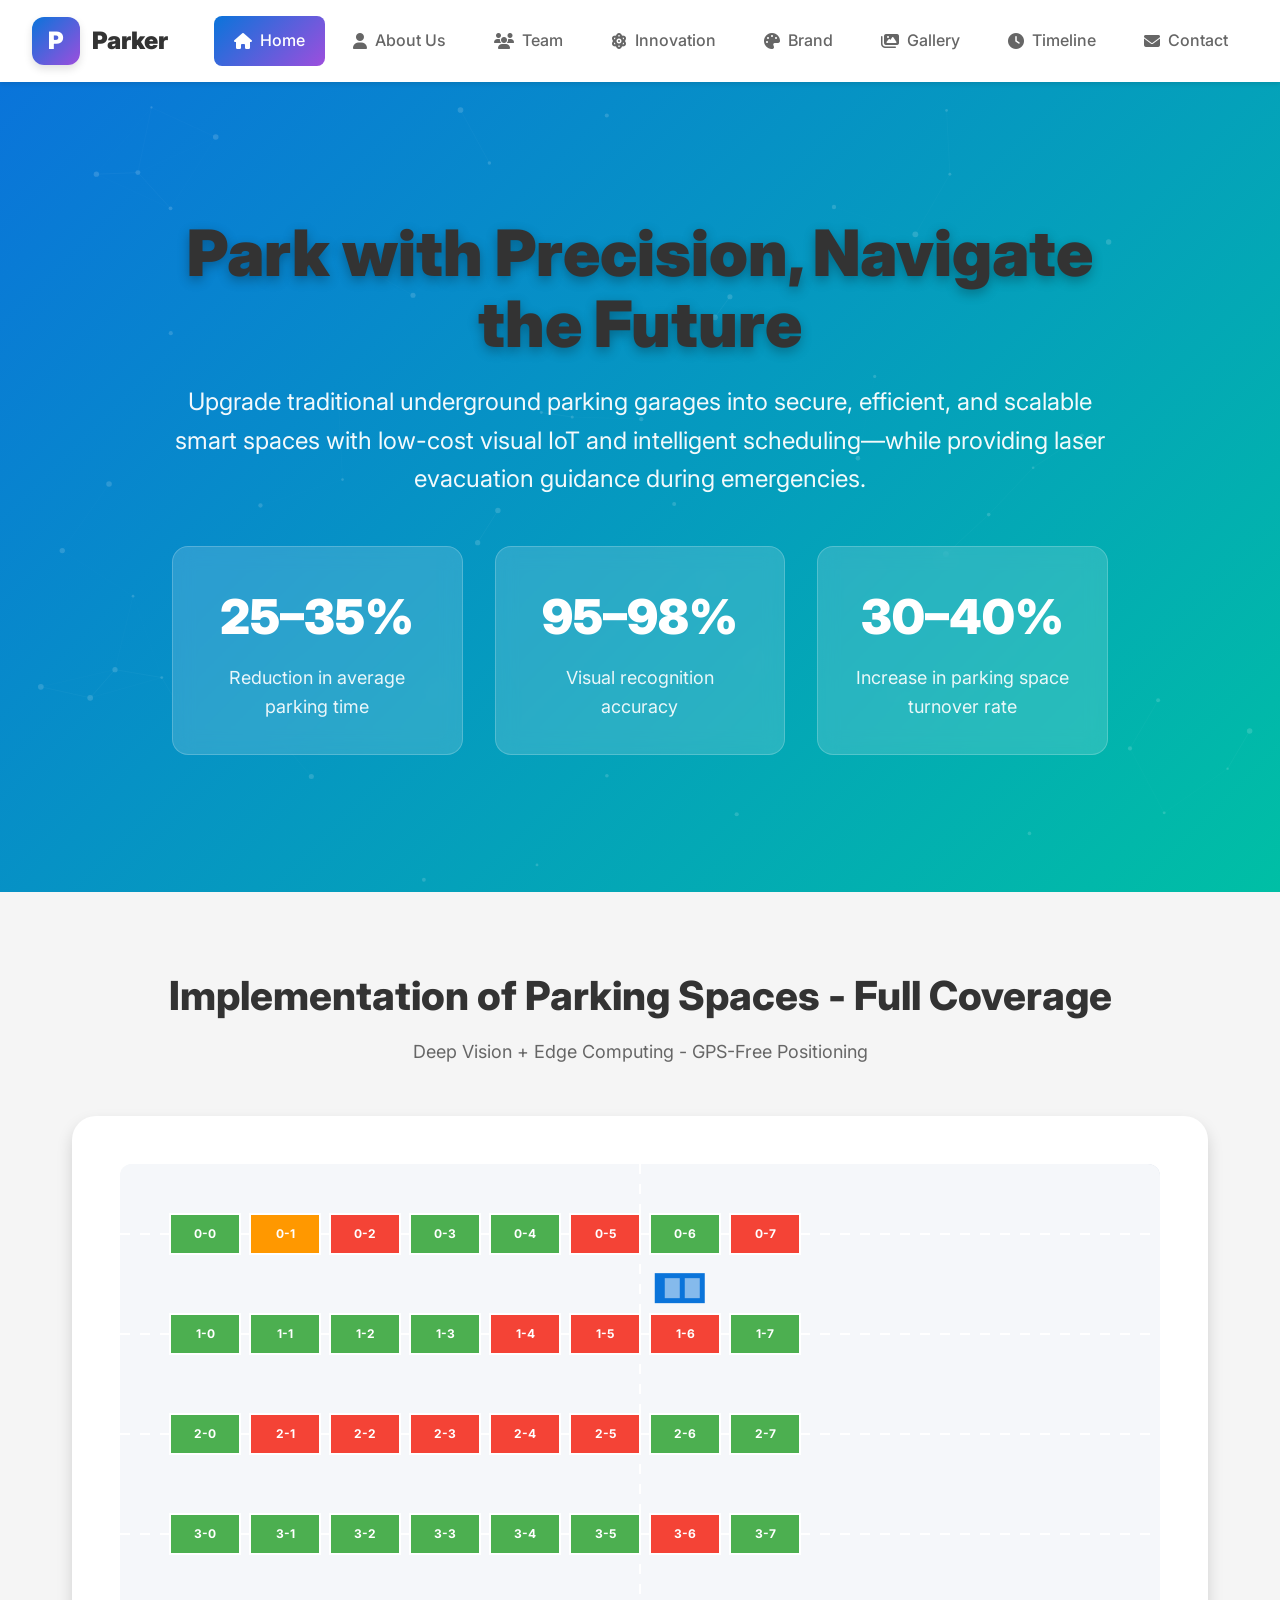
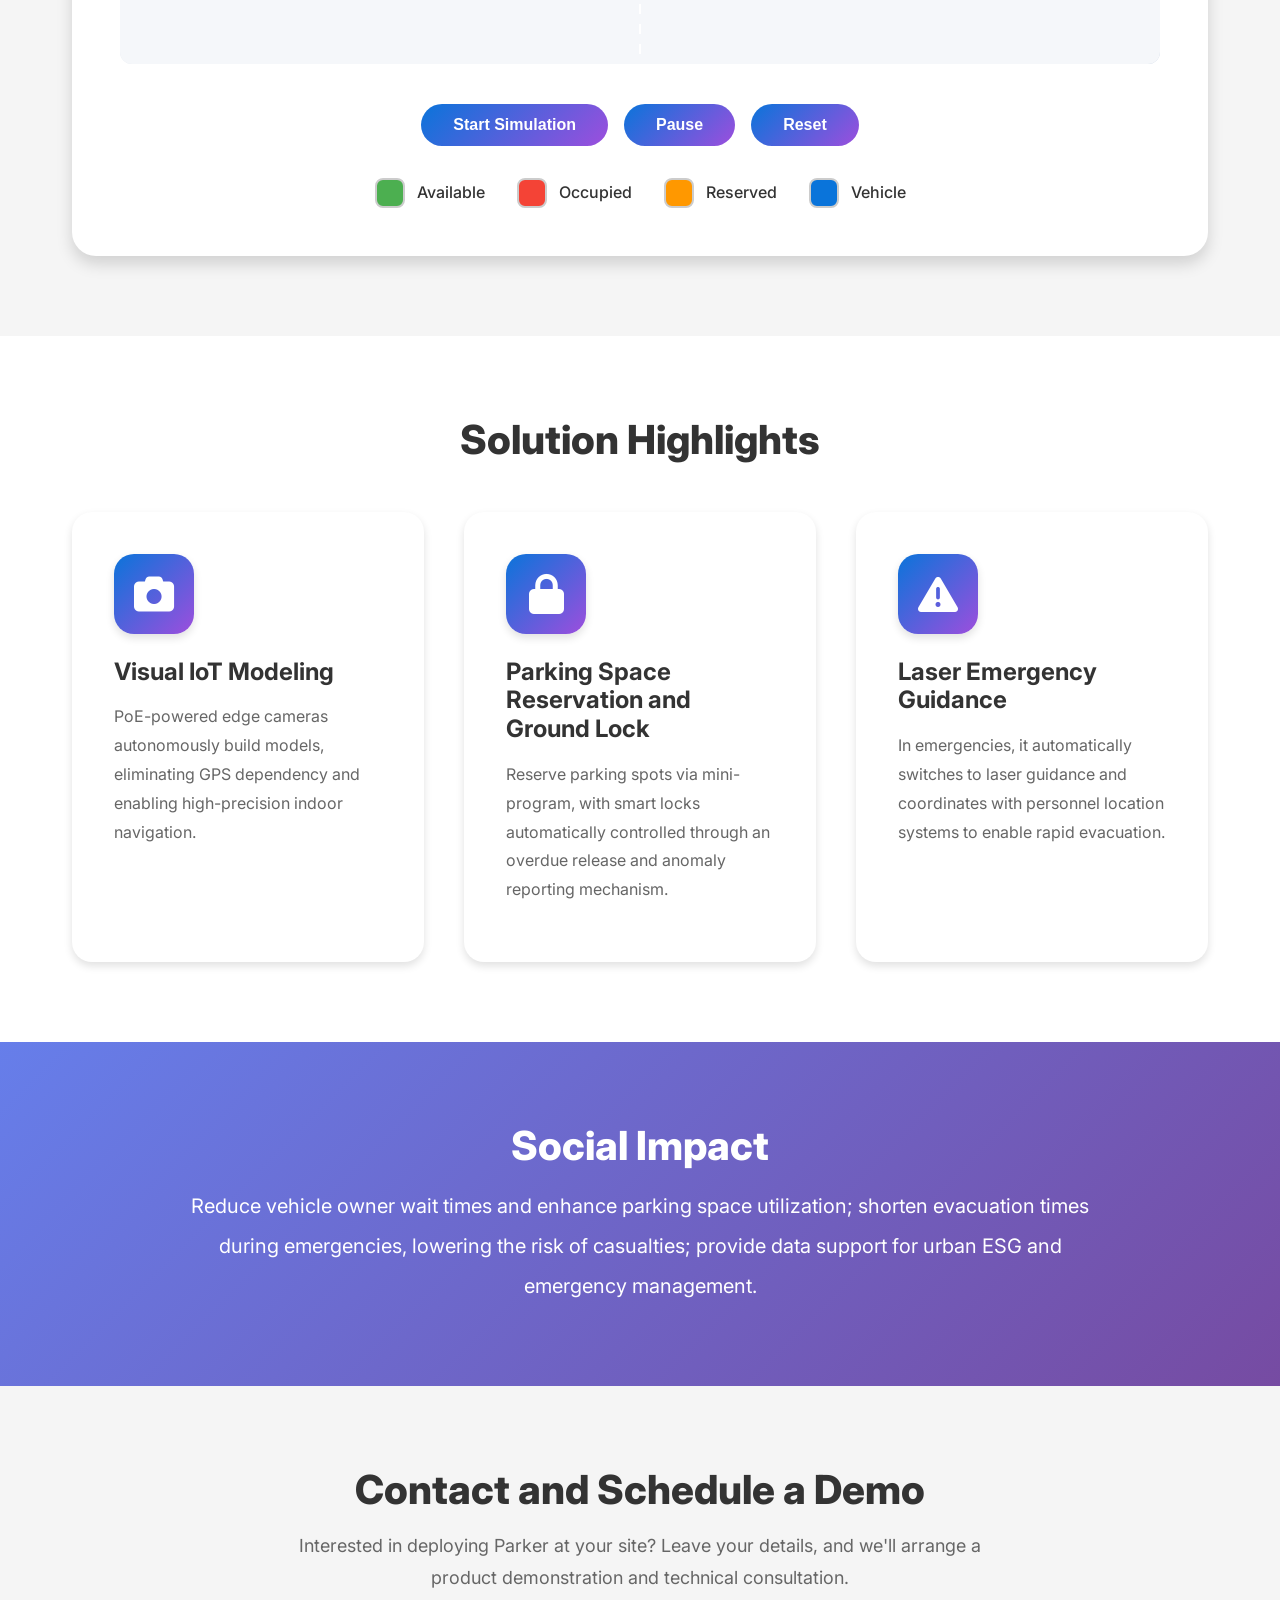
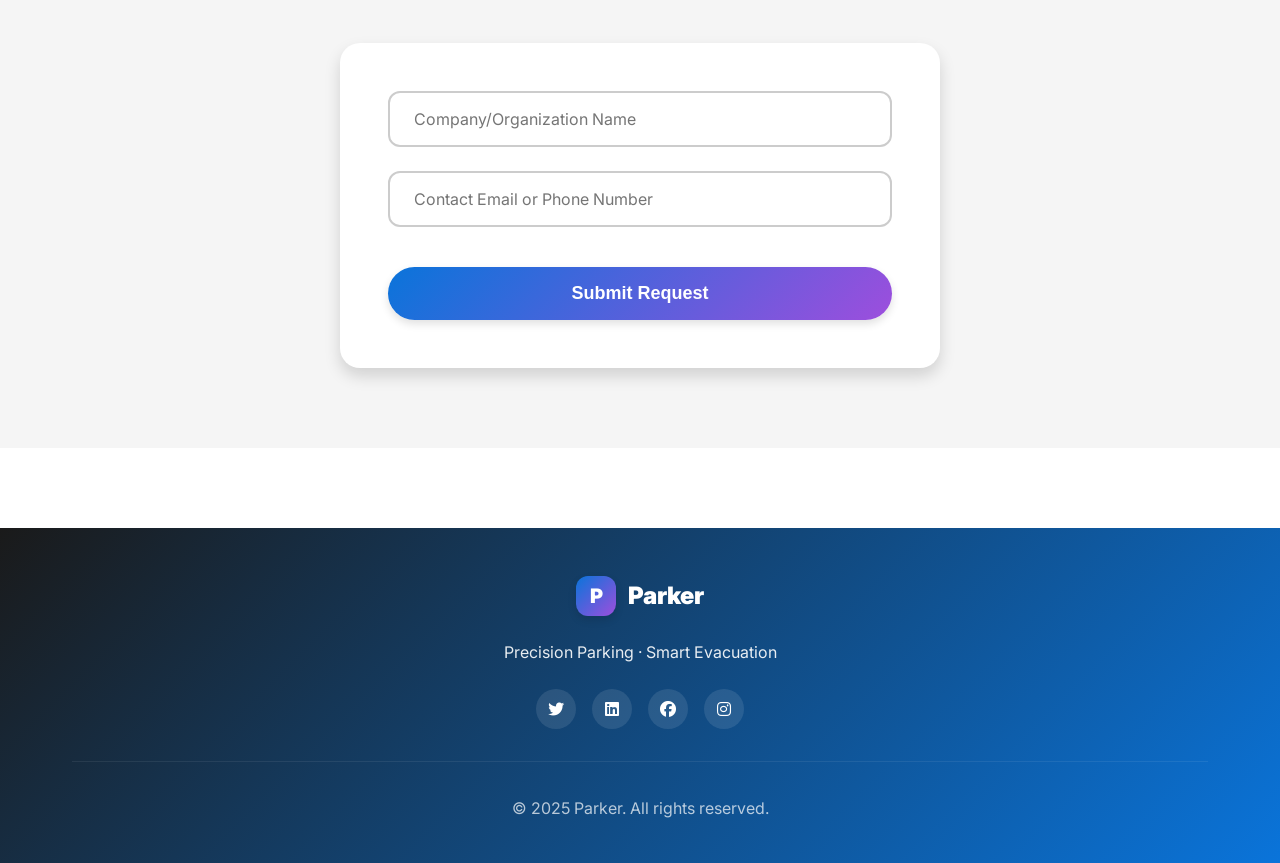
<file: index.html>
<!DOCTYPE html>
<html lang="en">
<head>
    <meta charset="UTF-8">
    <meta name="viewport" content="width=device-width, initial-scale=1.0">
    <title>Parker - Precision Parking · Smart Navigation for the Future</title>
    <link rel="stylesheet" href="css/main.css">
    <link rel="stylesheet" href="css/home.css">
    <link rel="stylesheet" href="https://cdn.jsdelivr.net/npm/@fortawesome/fontawesome-free@6.4.0/css/all.min.css">
    <link href="https://fonts.googleapis.com/css2?family=Inter:wght@300;400;500;600;700;800;900&display=swap" rel="stylesheet">
</head>
<body>
    <!-- Navigation -->
    <nav class="navbar">
        <div class="nav-container">
            <div class="logo">
                <div class="logo-icon">P</div>
                <span class="logo-text">Parker</span>
            </div>
            <ul class="nav-menu">
                <li><a href="index.html" class="active"><i class="fas fa-home"></i> Home</a></li>
                <li><a href="about.html"><i class="fas fa-user"></i> About Us</a></li>
                <li><a href="team.html"><i class="fas fa-users"></i> Team</a></li>
                <li><a href="innovation.html"><i class="fas fa-atom"></i> Innovation</a></li>
                <li><a href="brand.html"><i class="fas fa-palette"></i> Brand</a></li>
                <li><a href="gallery.html"><i class="fas fa-images"></i> Gallery</a></li>
                <li><a href="timeline.html"><i class="fas fa-clock"></i> Timeline</a></li>
                <li><a href="contact.html"><i class="fas fa-envelope"></i> Contact</a></li>
            </ul>
            <div class="mobile-menu-toggle">
                <i class="fas fa-bars"></i>
            </div>
        </div>
    </nav>

    <!-- Hero Section -->
    <section class="hero">
        <div class="hero-background">
            <canvas id="parkingCanvas"></canvas>
        </div>
        <div class="hero-content">
            <h1 class="hero-title">Park with Precision, Navigate the Future</h1>
            <p class="hero-subtitle">Upgrade traditional underground parking garages into secure, efficient, and scalable smart spaces with low-cost visual IoT and intelligent scheduling—while providing laser evacuation guidance during emergencies.</p>
            <div class="hero-stats">
                <div class="stat-item">
                    <div class="stat-number">25–35%</div>
                    <div class="stat-label">Reduction in average parking time</div>
                </div>
                <div class="stat-item">
                    <div class="stat-number">95–98%</div>
                    <div class="stat-label">Visual recognition accuracy</div>
                </div>
                <div class="stat-item">
                    <div class="stat-number">30–40%</div>
                    <div class="stat-label">Increase in parking space turnover rate</div>
                </div>
            </div>
        </div>
    </section>

    <!-- Parking Demo Section -->
    <section class="parking-demo">
        <div class="container">
            <h2 class="section-title">Implementation of Parking Spaces - Full Coverage</h2>
            <p class="section-subtitle">Deep Vision + Edge Computing - GPS-Free Positioning</p>
            <div class="demo-container">
                <canvas id="parkingSimulation"></canvas>
                <div class="demo-controls">
                    <button class="demo-btn" id="startDemo">Start Simulation</button>
                    <button class="demo-btn" id="pauseDemo">Pause</button>
                    <button class="demo-btn" id="resetDemo">Reset</button>
                </div>
                <div class="demo-legend">
                    <div class="legend-item"><span class="legend-color available"></span> Available</div>
                    <div class="legend-item"><span class="legend-color occupied"></span> Occupied</div>
                    <div class="legend-item"><span class="legend-color reserved"></span> Reserved</div>
                    <div class="legend-item"><span class="legend-color vehicle"></span> Vehicle</div>
                </div>
            </div>
        </div>
    </section>

    <!-- Solution Highlights -->
    <section class="solution-highlights">
        <div class="container">
            <h2 class="section-title">Solution Highlights</h2>
            <div class="highlights-grid">
                <div class="highlight-card">
                    <div class="highlight-icon">
                        <i class="fas fa-camera"></i>
                    </div>
                    <h3>Visual IoT Modeling</h3>
                    <p>PoE-powered edge cameras autonomously build models, eliminating GPS dependency and enabling high-precision indoor navigation.</p>
                </div>
                <div class="highlight-card">
                    <div class="highlight-icon">
                        <i class="fas fa-lock"></i>
                    </div>
                    <h3>Parking Space Reservation and Ground Lock</h3>
                    <p>Reserve parking spots via mini-program, with smart locks automatically controlled through an overdue release and anomaly reporting mechanism.</p>
                </div>
                <div class="highlight-card">
                    <div class="highlight-icon">
                        <i class="fas fa-exclamation-triangle"></i>
                    </div>
                    <h3>Laser Emergency Guidance</h3>
                    <p>In emergencies, it automatically switches to laser guidance and coordinates with personnel location systems to enable rapid evacuation.</p>
                </div>
            </div>
        </div>
    </section>

    <!-- Social Impact -->
    <section class="social-impact">
        <div class="container">
            <h2 class="section-title">Social Impact</h2>
            <p class="impact-text">Reduce vehicle owner wait times and enhance parking space utilization; shorten evacuation times during emergencies, lowering the risk of casualties; provide data support for urban ESG and emergency management.</p>
        </div>
    </section>

    <!-- Contact Form -->
    <section class="demo-request">
        <div class="container">
            <h2 class="section-title">Contact and Schedule a Demo</h2>
            <p class="section-subtitle">Interested in deploying Parker at your site? Leave your details, and we'll arrange a product demonstration and technical consultation.</p>
            <form class="demo-form" id="demoForm">
                <div class="form-group">
                    <input type="text" placeholder="Company/Organization Name" required>
                </div>
                <div class="form-group">
                    <input type="text" placeholder="Contact Email or Phone Number" required>
                </div>
                <button type="submit" class="submit-btn">Submit Request</button>
            </form>
        </div>
    </section>

    <!-- Footer -->
    <footer class="footer">
        <div class="container">
            <div class="footer-content">
                <div class="footer-logo">
                    <div class="logo-icon">P</div>
                    <span class="logo-text">Parker</span>
                </div>
                <div class="footer-tagline">Precision Parking · Smart Evacuation</div>
                <div class="social-links">
                    <a href="#"><i class="fab fa-twitter"></i></a>
                    <a href="#"><i class="fab fa-linkedin"></i></a>
                    <a href="#"><i class="fab fa-facebook"></i></a>
                    <a href="#"><i class="fab fa-instagram"></i></a>
                </div>
            </div>
            <div class="footer-bottom">
                <p>&copy; 2025 Parker. All rights reserved.</p>
            </div>
        </div>
    </footer>

    <script src="js/main.js"></script>
    <script src="js/home.js"></script>
</body>
</html>
</file>
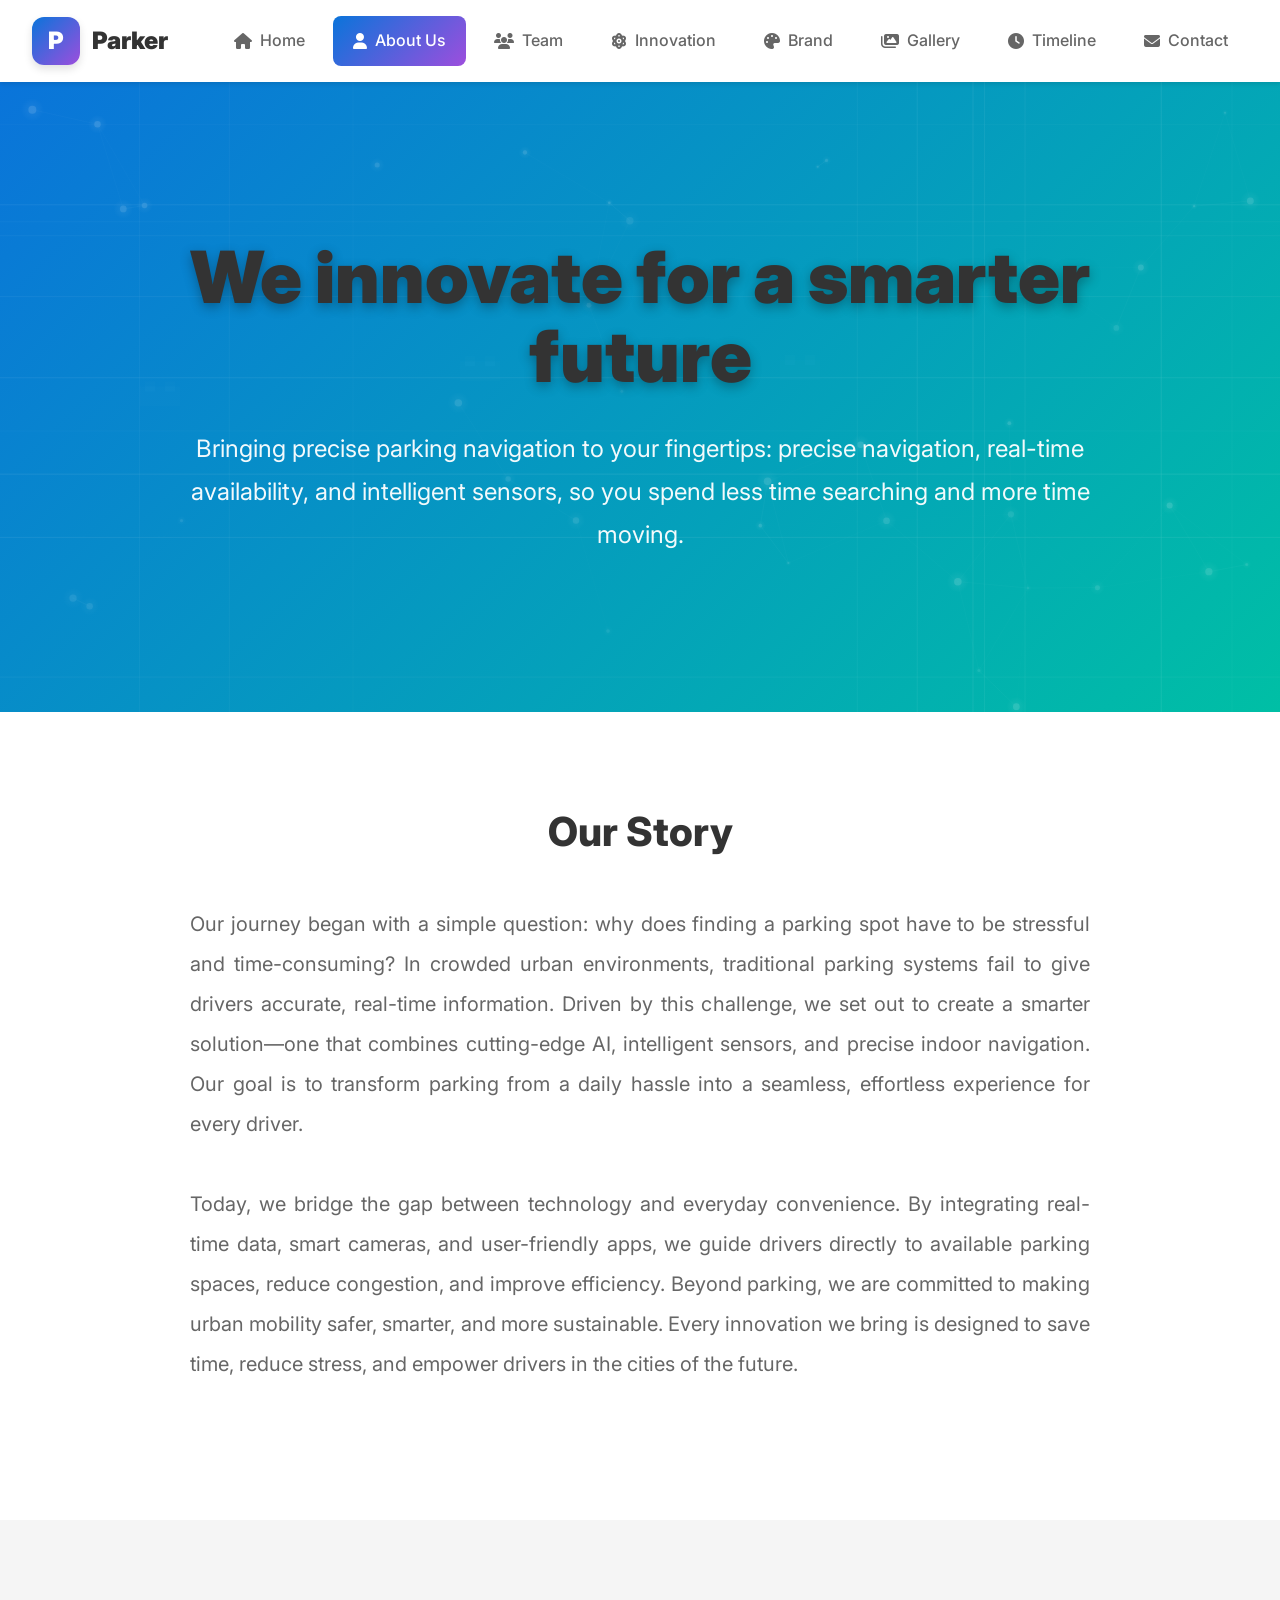
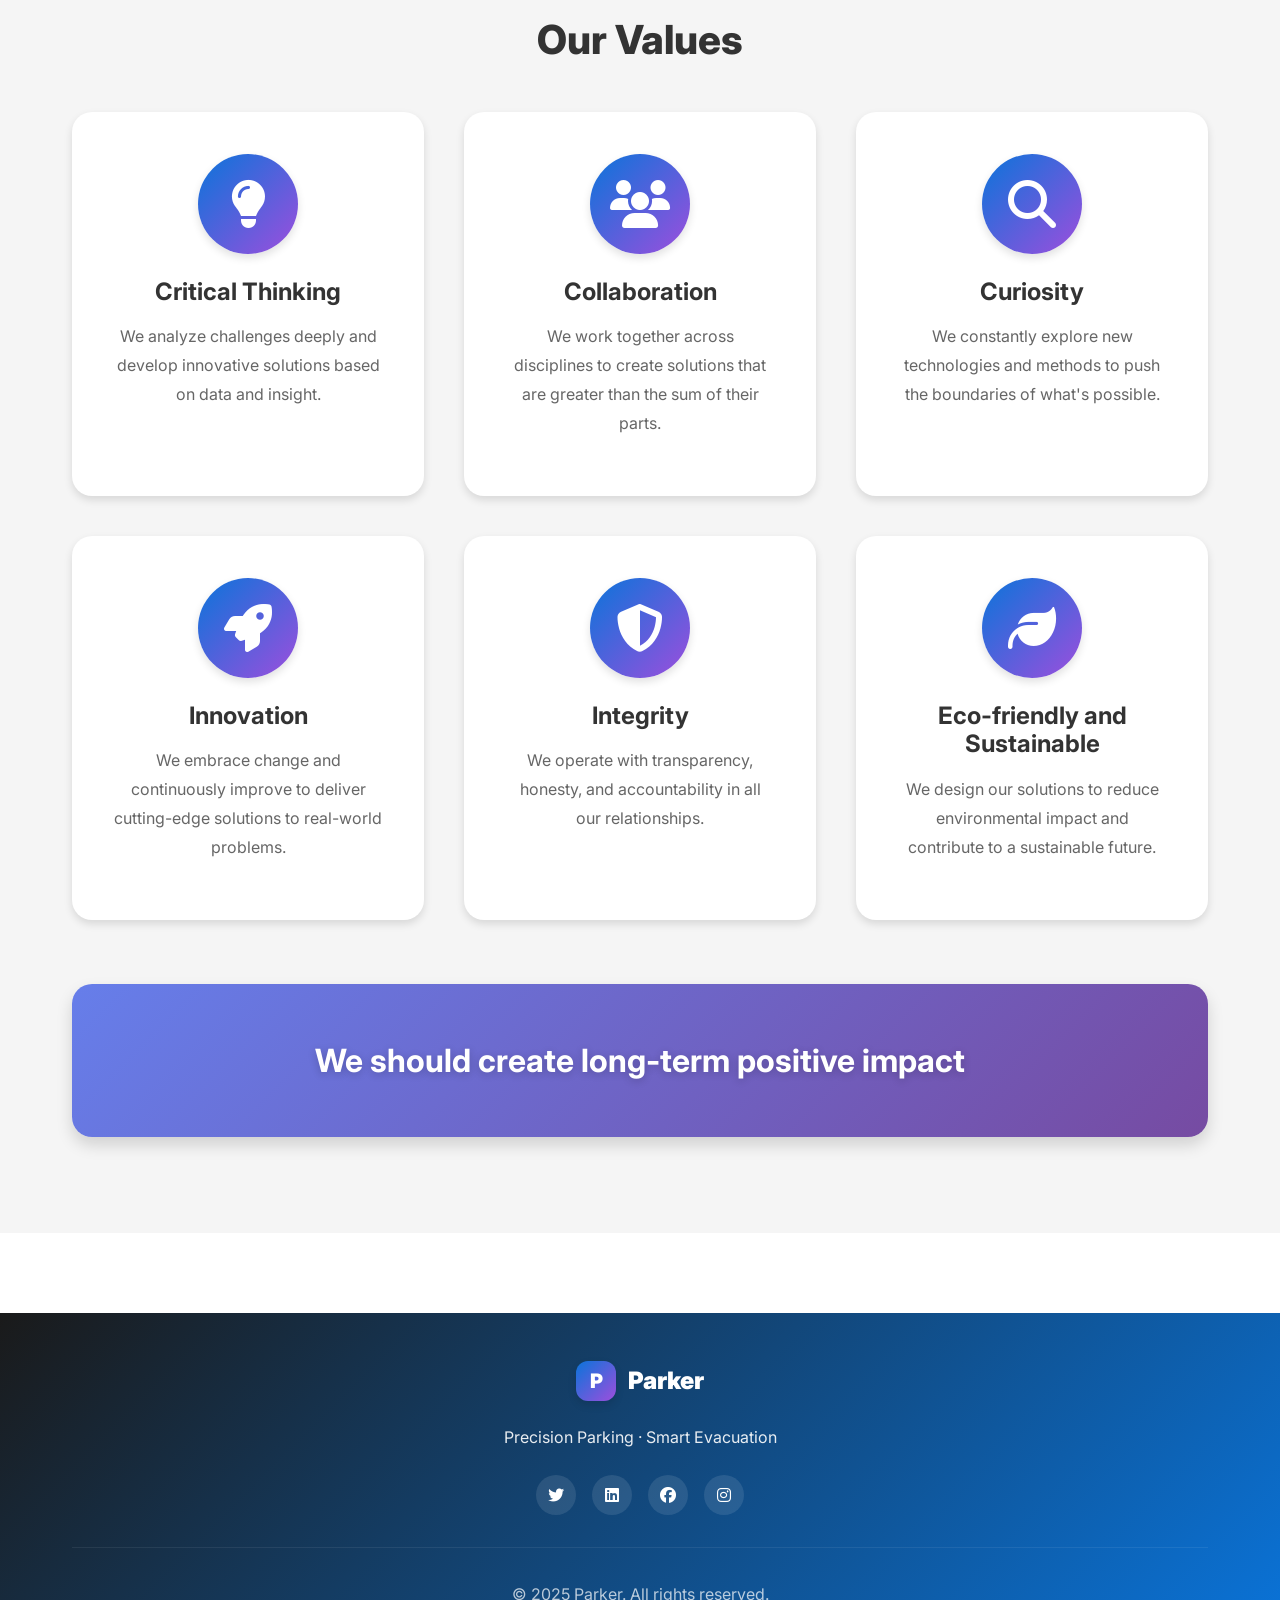
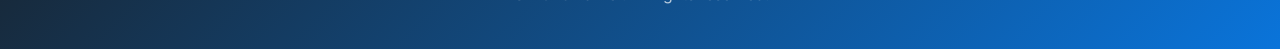
<file: about.html>
<!DOCTYPE html>
<html lang="en">
<head>
    <meta charset="UTF-8">
    <meta name="viewport" content="width=device-width, initial-scale=1.0">
    <title>About Us - Parker</title>
    <link rel="stylesheet" href="css/main.css">
    <link rel="stylesheet" href="css/about.css">
    <link rel="stylesheet" href="https://cdn.jsdelivr.net/npm/@fortawesome/fontawesome-free@6.4.0/css/all.min.css">
    <link href="https://fonts.googleapis.com/css2?family=Inter:wght@300;400;500;600;700;800;900&display=swap" rel="stylesheet">
</head>
<body>
    <!-- Navigation -->
    <nav class="navbar">
        <div class="nav-container">
            <div class="logo">
                <div class="logo-icon">P</div>
                <span class="logo-text">Parker</span>
            </div>
            <ul class="nav-menu">
                <li><a href="index.html"><i class="fas fa-home"></i> Home</a></li>
                <li><a href="about.html" class="active"><i class="fas fa-user"></i> About Us</a></li>
                <li><a href="team.html"><i class="fas fa-users"></i> Team</a></li>
                <li><a href="innovation.html"><i class="fas fa-atom"></i> Innovation</a></li>
                <li><a href="brand.html"><i class="fas fa-palette"></i> Brand</a></li>
                <li><a href="gallery.html"><i class="fas fa-images"></i> Gallery</a></li>
                <li><a href="timeline.html"><i class="fas fa-clock"></i> Timeline</a></li>
                <li><a href="contact.html"><i class="fas fa-envelope"></i> Contact</a></li>
            </ul>
            <div class="mobile-menu-toggle">
                <i class="fas fa-bars"></i>
            </div>
        </div>
    </nav>

    <!-- Hero Section -->
    <section class="about-hero">
        <div class="tech-background">
            <canvas id="techCanvas"></canvas>
        </div>
        <div class="hero-content">
            <h1 class="main-tagline">We innovate for a smarter future</h1>
            <p class="hero-description">Bringing precise parking navigation to your fingertips: precise navigation, real-time availability, and intelligent sensors, so you spend less time searching and more time moving.</p>
        </div>
    </section>

    <!-- Our Story -->
    <section class="our-story">
        <div class="container">
            <h2 class="section-title">Our Story</h2>
            <div class="story-content">
                <div class="story-paragraph">
                    <p>Our journey began with a simple question: why does finding a parking spot have to be stressful and time-consuming? In crowded urban environments, traditional parking systems fail to give drivers accurate, real-time information. Driven by this challenge, we set out to create a smarter solution—one that combines cutting-edge AI, intelligent sensors, and precise indoor navigation. Our goal is to transform parking from a daily hassle into a seamless, effortless experience for every driver.</p>
                </div>
                <div class="story-paragraph">
                    <p>Today, we bridge the gap between technology and everyday convenience. By integrating real-time data, smart cameras, and user-friendly apps, we guide drivers directly to available parking spaces, reduce congestion, and improve efficiency. Beyond parking, we are committed to making urban mobility safer, smarter, and more sustainable. Every innovation we bring is designed to save time, reduce stress, and empower drivers in the cities of the future.</p>
                </div>
            </div>
        </div>
    </section>

    <!-- Values -->
    <section class="our-values">
        <div class="container">
            <h2 class="section-title">Our Values</h2>
            <div class="values-grid">
                <div class="value-card">
                    <div class="value-icon">
                        <i class="fas fa-lightbulb"></i>
                    </div>
                    <h3>Critical Thinking</h3>
                    <p>We analyze challenges deeply and develop innovative solutions based on data and insight.</p>
                </div>
                <div class="value-card">
                    <div class="value-icon">
                        <i class="fas fa-users"></i>
                    </div>
                    <h3>Collaboration</h3>
                    <p>We work together across disciplines to create solutions that are greater than the sum of their parts.</p>
                </div>
                <div class="value-card">
                    <div class="value-icon">
                        <i class="fas fa-search"></i>
                    </div>
                    <h3>Curiosity</h3>
                    <p>We constantly explore new technologies and methods to push the boundaries of what's possible.</p>
                </div>
                <div class="value-card">
                    <div class="value-icon">
                        <i class="fas fa-rocket"></i>
                    </div>
                    <h3>Innovation</h3>
                    <p>We embrace change and continuously improve to deliver cutting-edge solutions to real-world problems.</p>
                </div>
                <div class="value-card">
                    <div class="value-icon">
                        <i class="fas fa-shield-alt"></i>
                    </div>
                    <h3>Integrity</h3>
                    <p>We operate with transparency, honesty, and accountability in all our relationships.</p>
                </div>
                <div class="value-card">
                    <div class="value-icon">
                        <i class="fas fa-leaf"></i>
                    </div>
                    <h3>Eco-friendly and Sustainable</h3>
                    <p>We design our solutions to reduce environmental impact and contribute to a sustainable future.</p>
                </div>
            </div>
            <div class="values-commitment">
                <p class="commitment-text">We should create long-term positive impact</p>
            </div>
        </div>
    </section>

    <!-- Footer -->
    <footer class="footer">
        <div class="container">
            <div class="footer-content">
                <div class="footer-logo">
                    <div class="logo-icon">P</div>
                    <span class="logo-text">Parker</span>
                </div>
                <div class="footer-tagline">Precision Parking · Smart Evacuation</div>
                <div class="social-links">
                    <a href="#"><i class="fab fa-twitter"></i></a>
                    <a href="#"><i class="fab fa-linkedin"></i></a>
                    <a href="#"><i class="fab fa-facebook"></i></a>
                    <a href="#"><i class="fab fa-instagram"></i></a>
                </div>
            </div>
            <div class="footer-bottom">
                <p>&copy; 2025 Parker. All rights reserved.</p>
            </div>
        </div>
    </footer>

    <script src="js/main.js"></script>
    <script src="js/about.js"></script>
</body>
</html>
</file>
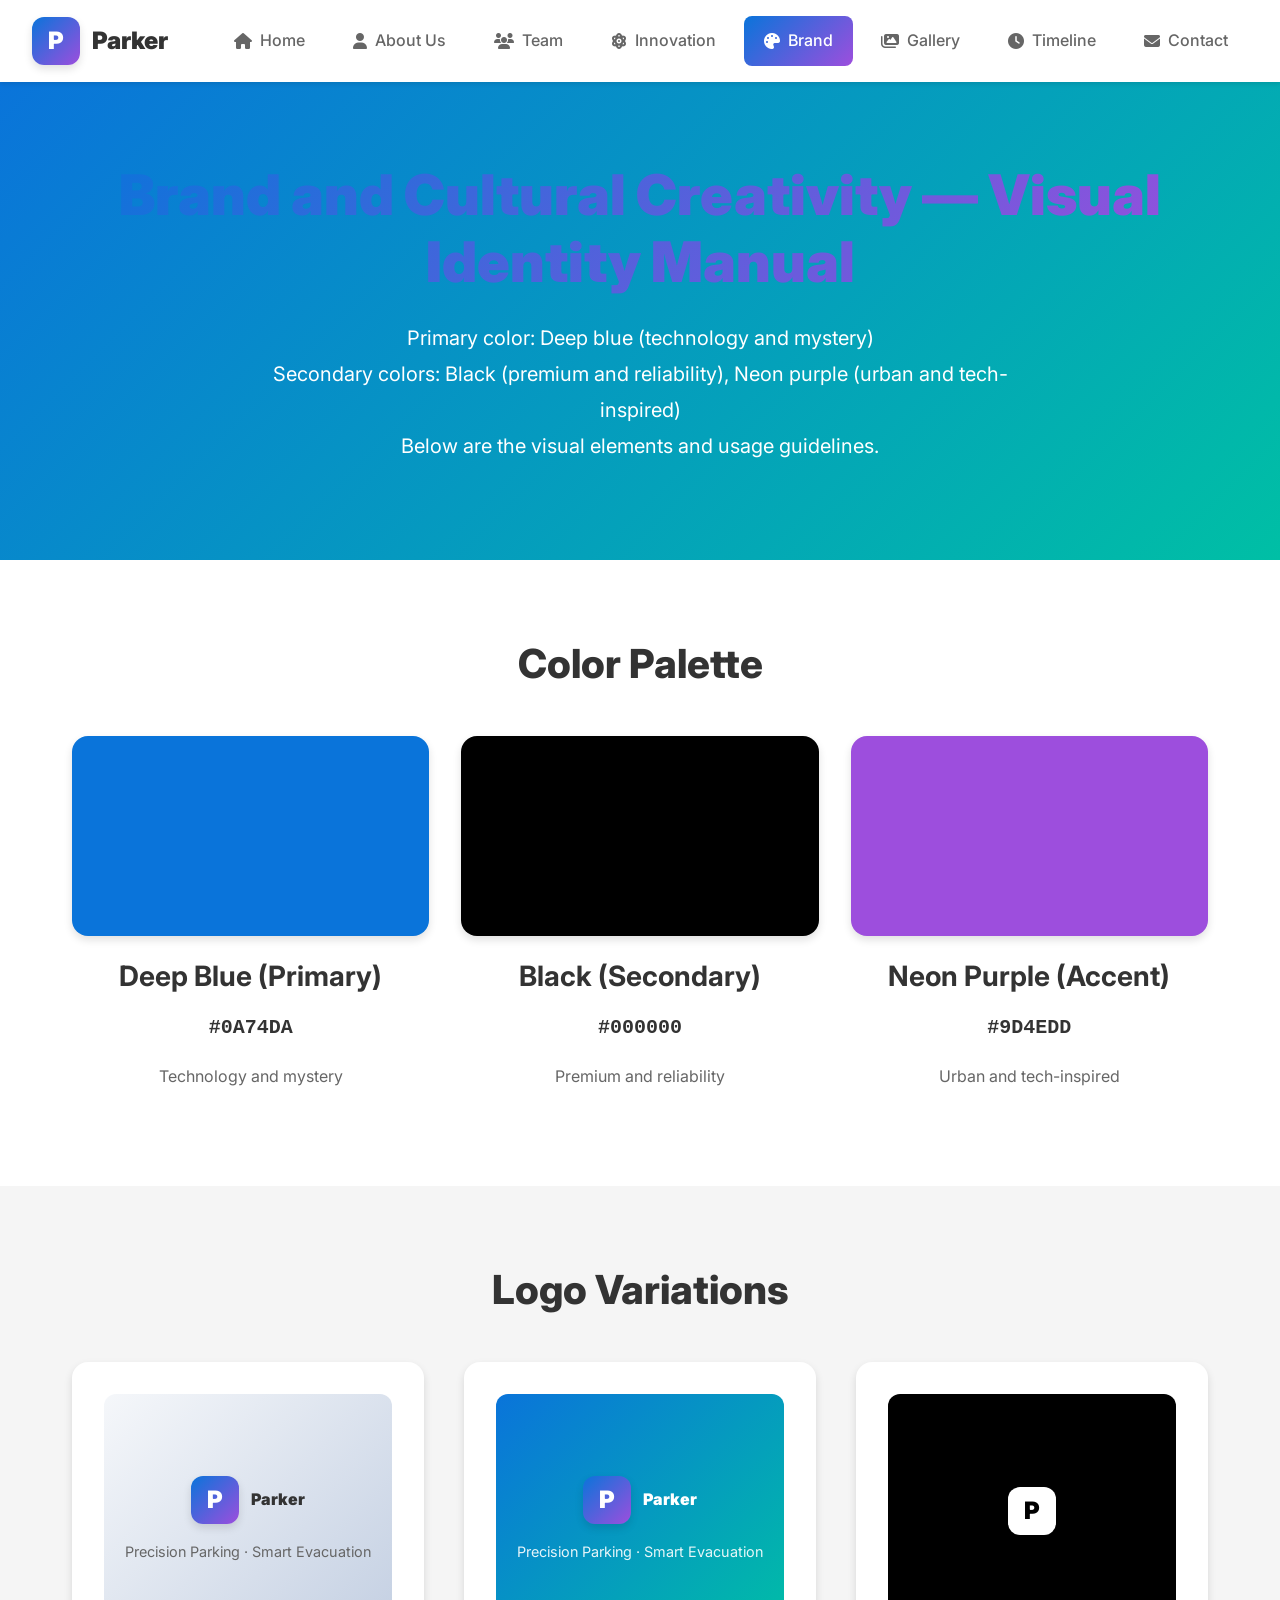
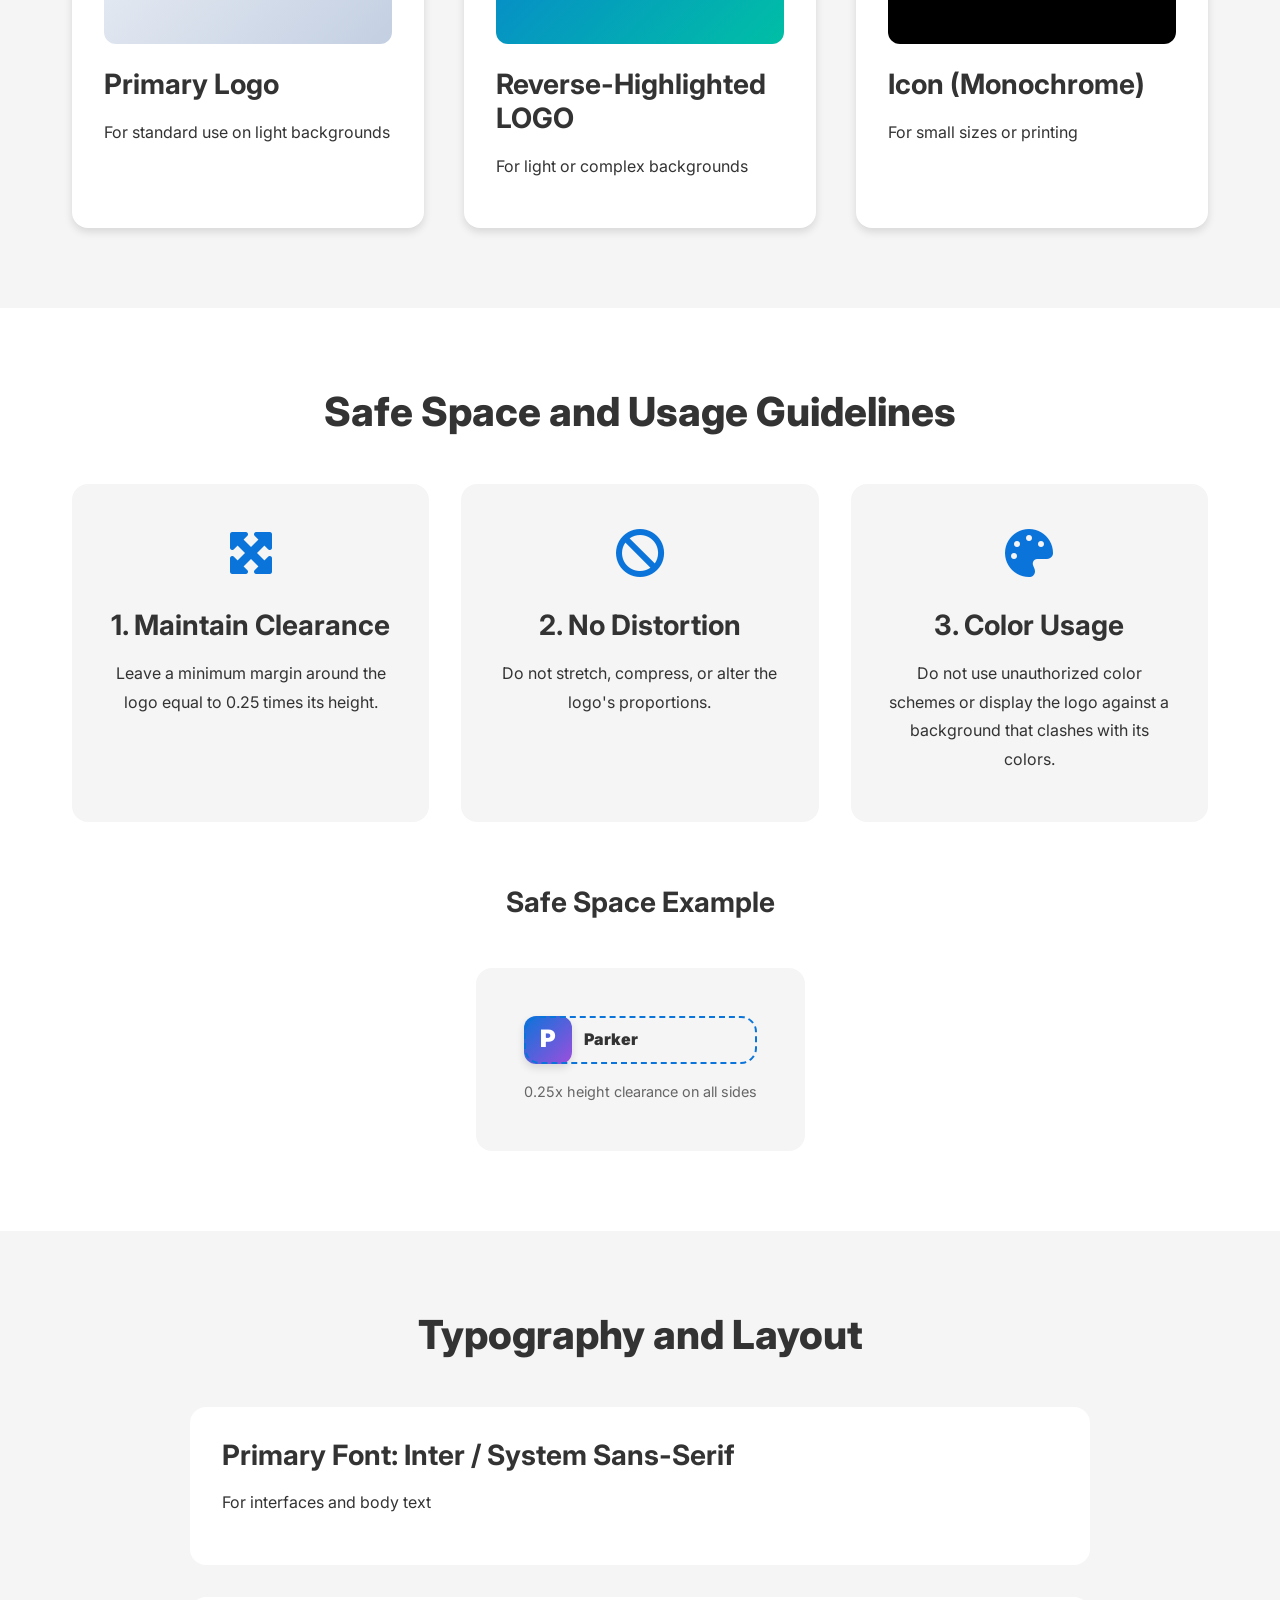
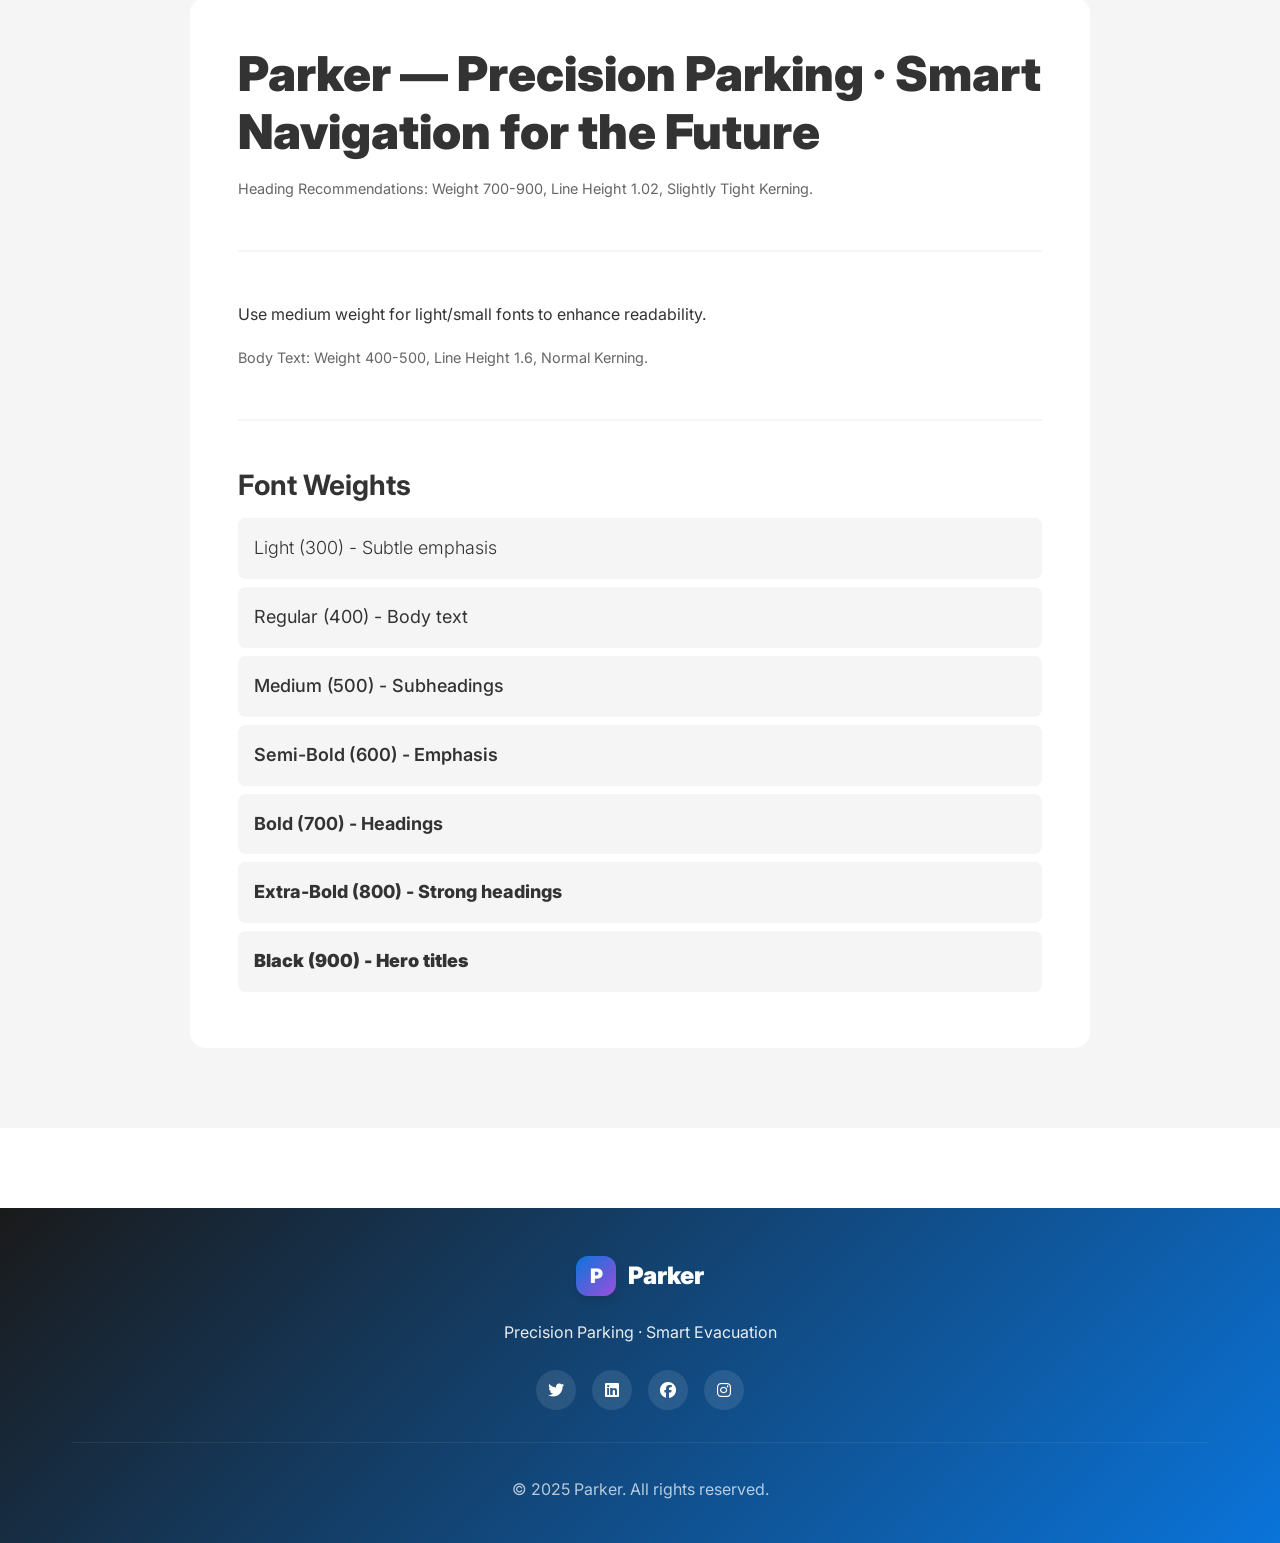
<file: brand.html>
<!DOCTYPE html>
<html lang="en">
<head>
    <meta charset="UTF-8">
    <meta name="viewport" content="width=device-width, initial-scale=1.0">
    <title>Brand - Parker Visual Identity Manual</title>
    <link rel="stylesheet" href="css/main.css">
    <link rel="stylesheet" href="css/brand.css">
    <link rel="stylesheet" href="https://cdn.jsdelivr.net/npm/@fortawesome/fontawesome-free@6.4.0/css/all.min.css">
    <link href="https://fonts.googleapis.com/css2?family=Inter:wght@300;400;500;600;700;800;900&display=swap" rel="stylesheet">
</head>
<body>
    <!-- Navigation -->
    <nav class="navbar">
        <div class="nav-container">
            <div class="logo">
                <div class="logo-icon">P</div>
                <span class="logo-text">Parker</span>
            </div>
            <ul class="nav-menu">
                <li><a href="index.html"><i class="fas fa-home"></i> Home</a></li>
                <li><a href="about.html"><i class="fas fa-user"></i> About Us</a></li>
                <li><a href="team.html"><i class="fas fa-users"></i> Team</a></li>
                <li><a href="innovation.html"><i class="fas fa-atom"></i> Innovation</a></li>
                <li><a href="brand.html" class="active"><i class="fas fa-palette"></i> Brand</a></li>
                <li><a href="gallery.html"><i class="fas fa-images"></i> Gallery</a></li>
                <li><a href="timeline.html"><i class="fas fa-clock"></i> Timeline</a></li>
                <li><a href="contact.html"><i class="fas fa-envelope"></i> Contact</a></li>
            </ul>
            <div class="mobile-menu-toggle">
                <i class="fas fa-bars"></i>
            </div>
        </div>
    </nav>

    <!-- Brand Hero -->
    <section class="brand-hero">
        <div class="container">
            <h1 class="page-title">Brand and Cultural Creativity — Visual Identity Manual</h1>
            <p class="page-subtitle">Primary color: Deep blue (technology and mystery)<br>
            Secondary colors: Black (premium and reliability), Neon purple (urban and tech-inspired)<br>
            Below are the visual elements and usage guidelines.</p>
        </div>
    </section>

    <!-- Color Palette -->
    <section class="color-palette">
        <div class="container">
            <h2 class="section-title">Color Palette</h2>
            <div class="colors-grid">
                <div class="color-card">
                    <div class="color-swatch" style="background: #0A74DA;"></div>
                    <h3>Deep Blue (Primary)</h3>
                    <p class="color-code">#0A74DA</p>
                    <p class="color-desc">Technology and mystery</p>
                </div>
                <div class="color-card">
                    <div class="color-swatch" style="background: #000000;"></div>
                    <h3>Black (Secondary)</h3>
                    <p class="color-code">#000000</p>
                    <p class="color-desc">Premium and reliability</p>
                </div>
                <div class="color-card">
                    <div class="color-swatch" style="background: #9D4EDD;"></div>
                    <h3>Neon Purple (Accent)</h3>
                    <p class="color-code">#9D4EDD</p>
                    <p class="color-desc">Urban and tech-inspired</p>
                </div>
            </div>
        </div>
    </section>

    <!-- Logo Variations -->
    <section class="logo-variations">
        <div class="container">
            <h2 class="section-title">Logo Variations</h2>
            <div class="logo-grid">
                <div class="logo-variant">
                    <div class="logo-display primary-bg">
                        <div class="display-logo">
                            <div class="logo-icon">P</div>
                            <span class="logo-text">Parker</span>
                        </div>
                        <div class="logo-tagline">Precision Parking · Smart Evacuation</div>
                    </div>
                    <h3>Primary Logo</h3>
                    <p>For standard use on light backgrounds</p>
                </div>
                <div class="logo-variant">
                    <div class="logo-display light-bg">
                        <div class="display-logo inverted">
                            <div class="logo-icon">P</div>
                            <span class="logo-text">Parker</span>
                        </div>
                        <div class="logo-tagline inverted">Precision Parking · Smart Evacuation</div>
                    </div>
                    <h3>Reverse-Highlighted LOGO</h3>
                    <p>For light or complex backgrounds</p>
                </div>
                <div class="logo-variant">
                    <div class="logo-display mono-bg">
                        <div class="display-logo mono">
                            <div class="logo-icon">P</div>
                        </div>
                    </div>
                    <h3>Icon (Monochrome)</h3>
                    <p>For small sizes or printing</p>
                </div>
            </div>
        </div>
    </section>

    <!-- Safe Space and Guidelines -->
    <section class="logo-guidelines">
        <div class="container">
            <h2 class="section-title">Safe Space and Usage Guidelines</h2>
            <div class="guidelines-grid">
                <div class="guideline-card">
                    <div class="guideline-icon">
                        <i class="fas fa-expand-arrows-alt"></i>
                    </div>
                    <h3>1. Maintain Clearance</h3>
                    <p>Leave a minimum margin around the logo equal to 0.25 times its height.</p>
                </div>
                <div class="guideline-card">
                    <div class="guideline-icon">
                        <i class="fas fa-ban"></i>
                    </div>
                    <h3>2. No Distortion</h3>
                    <p>Do not stretch, compress, or alter the logo's proportions.</p>
                </div>
                <div class="guideline-card">
                    <div class="guideline-icon">
                        <i class="fas fa-palette"></i>
                    </div>
                    <h3>3. Color Usage</h3>
                    <p>Do not use unauthorized color schemes or display the logo against a background that clashes with its colors.</p>
                </div>
            </div>

            <!-- Visual Examples -->
            <div class="guidelines-visual">
                <h3>Safe Space Example</h3>
                <div class="safe-space-demo">
                    <div class="demo-logo">
                        <div class="clearance-box"></div>
                        <div class="logo-icon">P</div>
                        <span class="logo-text">Parker</span>
                    </div>
                    <div class="dimension-label">0.25x height clearance on all sides</div>
                </div>
            </div>
        </div>
    </section>

    <!-- Typography -->
    <section class="typography-section">
        <div class="container">
            <h2 class="section-title">Typography and Layout</h2>
            <div class="typography-content">
                <div class="font-info">
                    <h3>Primary Font: Inter / System Sans-Serif</h3>
                    <p>For interfaces and body text</p>
                </div>
                
                <div class="typography-demo">
                    <div class="type-sample heading">
                        <h1>Parker — Precision Parking · Smart Navigation for the Future</h1>
                        <p class="type-specs">Heading Recommendations: Weight 700-900, Line Height 1.02, Slightly Tight Kerning.</p>
                    </div>
                    
                    <div class="type-sample body">
                        <p style="font-weight: 400;">Use medium weight for light/small fonts to enhance readability.</p>
                        <p class="type-specs">Body Text: Weight 400-500, Line Height 1.6, Normal Kerning.</p>
                    </div>

                    <div class="font-weights">
                        <h3>Font Weights</h3>
                        <div class="weight-sample" style="font-weight: 300;">Light (300) - Subtle emphasis</div>
                        <div class="weight-sample" style="font-weight: 400;">Regular (400) - Body text</div>
                        <div class="weight-sample" style="font-weight: 500;">Medium (500) - Subheadings</div>
                        <div class="weight-sample" style="font-weight: 600;">Semi-Bold (600) - Emphasis</div>
                        <div class="weight-sample" style="font-weight: 700;">Bold (700) - Headings</div>
                        <div class="weight-sample" style="font-weight: 800;">Extra-Bold (800) - Strong headings</div>
                        <div class="weight-sample" style="font-weight: 900;">Black (900) - Hero titles</div>
                    </div>
                </div>
            </div>
        </div>
    </section>

    <!-- Footer -->
    <footer class="footer">
        <div class="container">
            <div class="footer-content">
                <div class="footer-logo">
                    <div class="logo-icon">P</div>
                    <span class="logo-text">Parker</span>
                </div>
                <div class="footer-tagline">Precision Parking · Smart Evacuation</div>
                <div class="social-links">
                    <a href="#"><i class="fab fa-twitter"></i></a>
                    <a href="#"><i class="fab fa-linkedin"></i></a>
                    <a href="#"><i class="fab fa-facebook"></i></a>
                    <a href="#"><i class="fab fa-instagram"></i></a>
                </div>
            </div>
            <div class="footer-bottom">
                <p>&copy; 2025 Parker. All rights reserved.</p>
            </div>
        </div>
    </footer>

    <script src="js/main.js"></script>
</body>
</html>
</file>
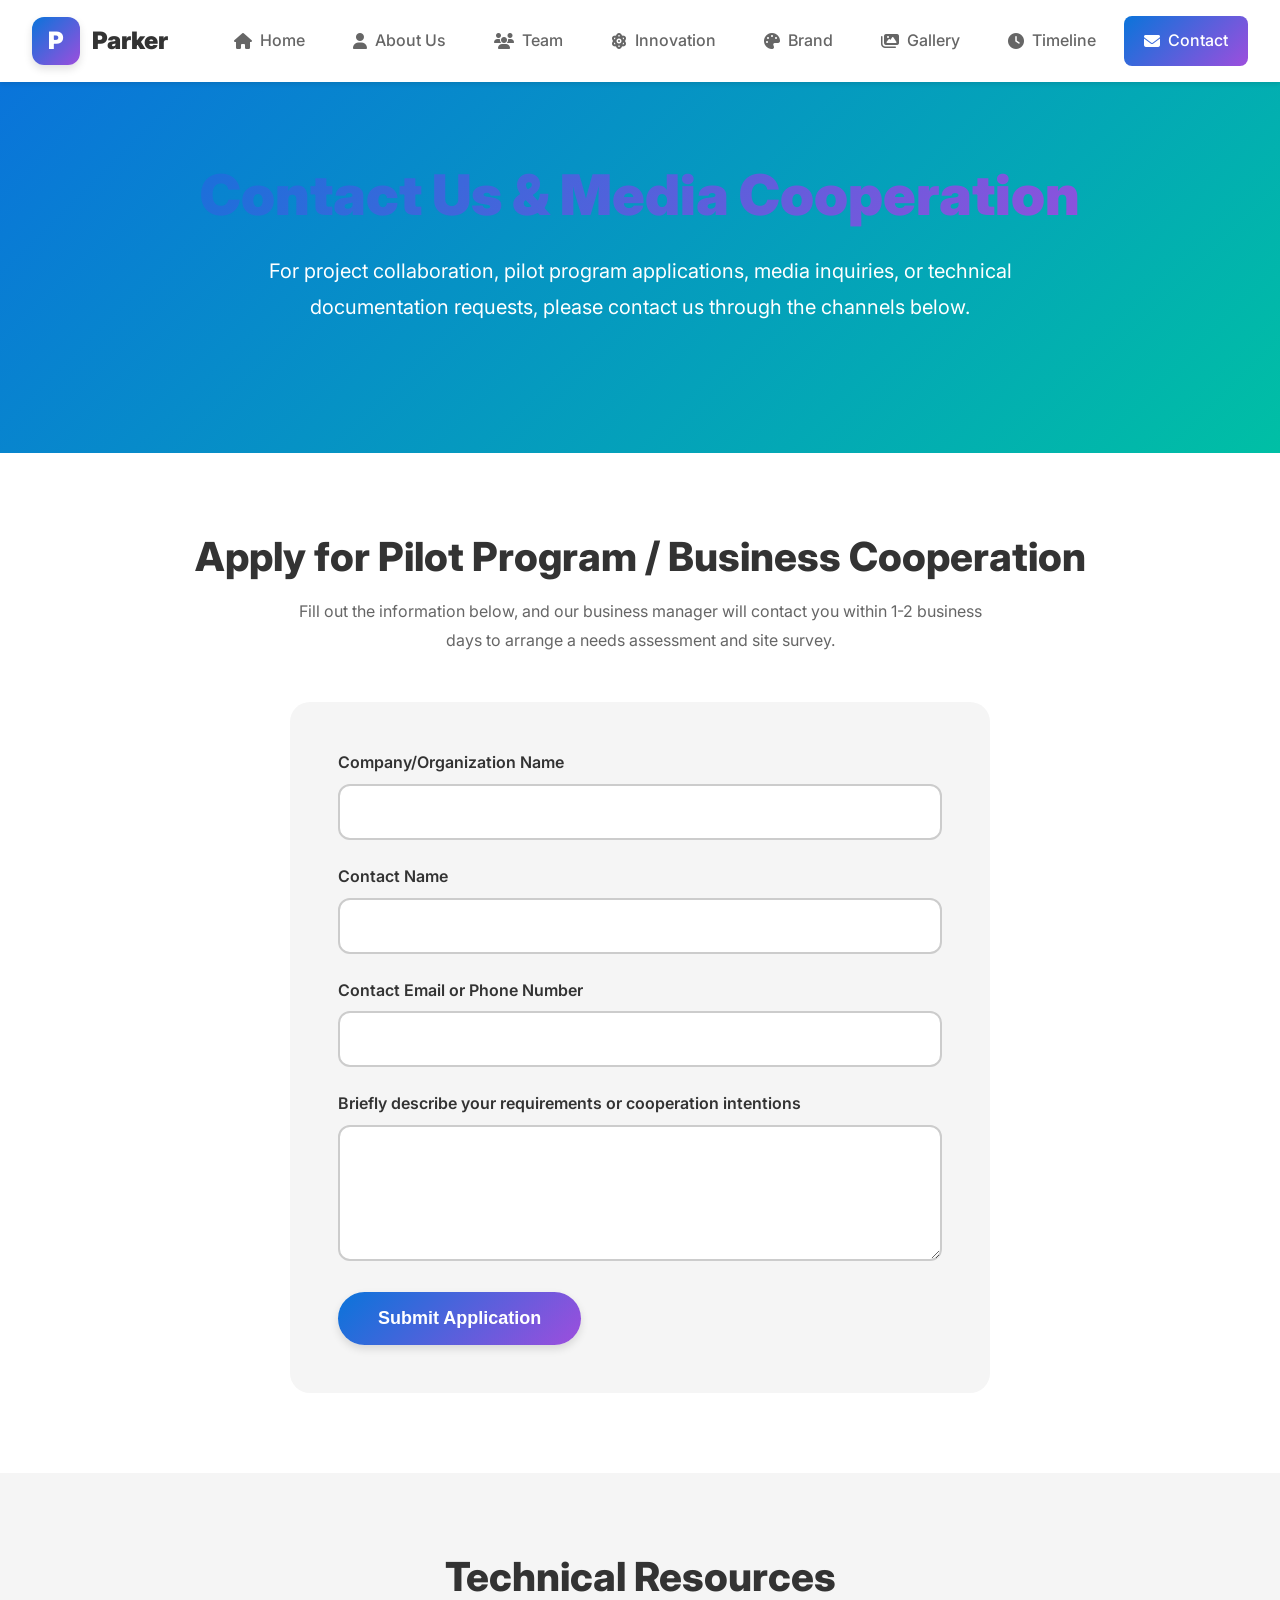
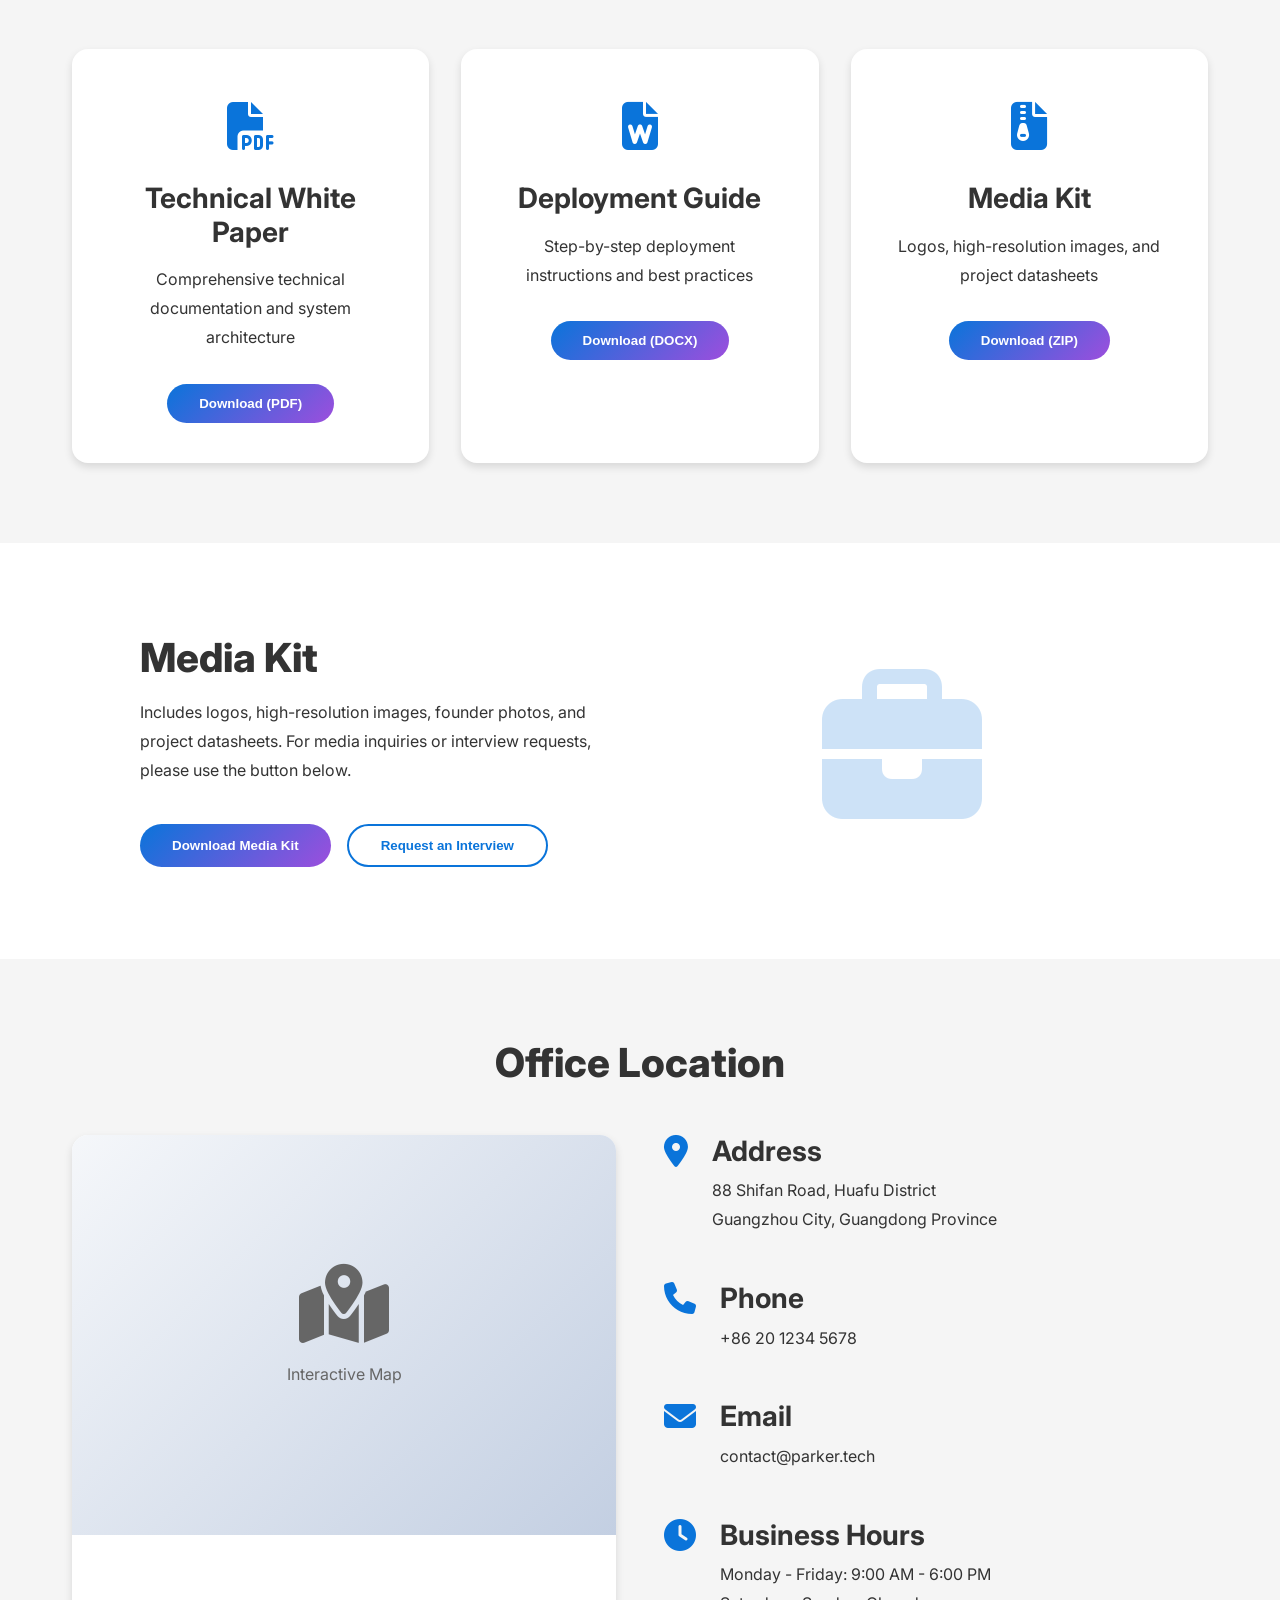
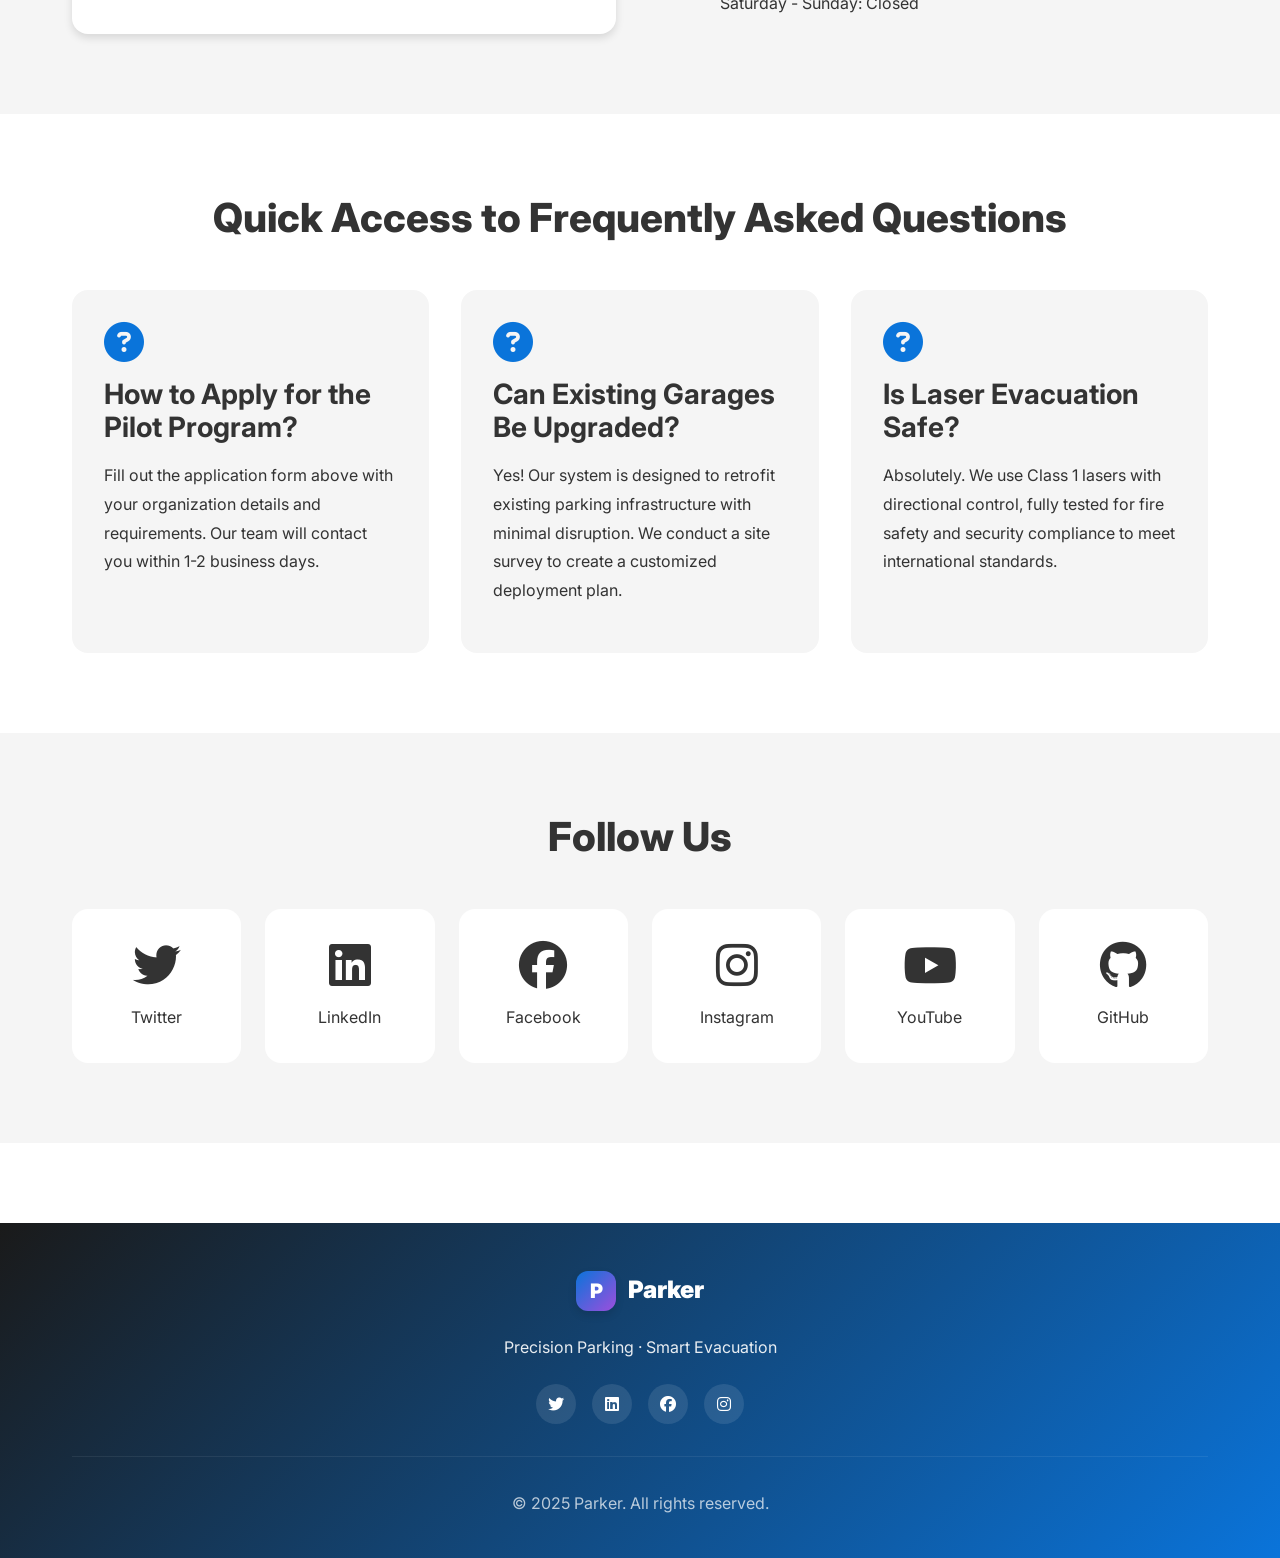
<file: contact.html>
<!DOCTYPE html>
<html lang="en">
<head>
    <meta charset="UTF-8">
    <meta name="viewport" content="width=device-width, initial-scale=1.0">
    <title>Contact Us - Parker</title>
    <link rel="stylesheet" href="css/main.css">
    <link rel="stylesheet" href="css/contact.css">
    <link rel="stylesheet" href="https://cdn.jsdelivr.net/npm/@fortawesome/fontawesome-free@6.4.0/css/all.min.css">
    <link href="https://fonts.googleapis.com/css2?family=Inter:wght@300;400;500;600;700;800;900&display=swap" rel="stylesheet">
</head>
<body>
    <!-- Navigation -->
    <nav class="navbar">
        <div class="nav-container">
            <div class="logo">
                <div class="logo-icon">P</div>
                <span class="logo-text">Parker</span>
            </div>
            <ul class="nav-menu">
                <li><a href="index.html"><i class="fas fa-home"></i> Home</a></li>
                <li><a href="about.html"><i class="fas fa-user"></i> About Us</a></li>
                <li><a href="team.html"><i class="fas fa-users"></i> Team</a></li>
                <li><a href="innovation.html"><i class="fas fa-atom"></i> Innovation</a></li>
                <li><a href="brand.html"><i class="fas fa-palette"></i> Brand</a></li>
                <li><a href="gallery.html"><i class="fas fa-images"></i> Gallery</a></li>
                <li><a href="timeline.html"><i class="fas fa-clock"></i> Timeline</a></li>
                <li><a href="contact.html" class="active"><i class="fas fa-envelope"></i> Contact</a></li>
            </ul>
            <div class="mobile-menu-toggle">
                <i class="fas fa-bars"></i>
            </div>
        </div>
    </nav>

    <!-- Hero -->
    <section class="contact-hero">
        <div class="container">
            <h1 class="page-title">Contact Us & Media Cooperation</h1>
            <p class="page-subtitle">For project collaboration, pilot program applications, media inquiries, or technical documentation requests, please contact us through the channels below.</p>
        </div>
    </section>

    <!-- Contact Form Section -->
    <section class="pilot-application">
        <div class="container">
            <h2 class="section-title">Apply for Pilot Program / Business Cooperation</h2>
            <p class="section-desc">Fill out the information below, and our business manager will contact you within 1-2 business days to arrange a needs assessment and site survey.</p>
            
            <form class="contact-form" id="pilotForm">
                <div class="form-group">
                    <label for="company">Company/Organization Name</label>
                    <input type="text" id="company" name="company" required>
                </div>
                <div class="form-group">
                    <label for="contact_name">Contact Name</label>
                    <input type="text" id="contact_name" name="contact_name" required>
                </div>
                <div class="form-group">
                    <label for="contact_info">Contact Email or Phone Number</label>
                    <input type="text" id="contact_info" name="contact_info" required>
                </div>
                <div class="form-group">
                    <label for="requirements">Briefly describe your requirements or cooperation intentions</label>
                    <textarea id="requirements" name="requirements" rows="5" required></textarea>
                </div>
                <button type="submit" class="submit-btn">Submit Application</button>
            </form>
        </div>
    </section>

    <!-- Resources Section -->
    <section class="resources-section">
        <div class="container">
            <h2 class="section-title">Technical Resources</h2>
            <div class="resources-grid">
                <div class="resource-card">
                    <div class="resource-icon">
                        <i class="fas fa-file-pdf"></i>
                    </div>
                    <h3>Technical White Paper</h3>
                    <p>Comprehensive technical documentation and system architecture</p>
                    <button class="download-btn">Download (PDF)</button>
                </div>
                <div class="resource-card">
                    <div class="resource-icon">
                        <i class="fas fa-file-word"></i>
                    </div>
                    <h3>Deployment Guide</h3>
                    <p>Step-by-step deployment instructions and best practices</p>
                    <button class="download-btn">Download (DOCX)</button>
                </div>
                <div class="resource-card">
                    <div class="resource-icon">
                        <i class="fas fa-file-archive"></i>
                    </div>
                    <h3>Media Kit</h3>
                    <p>Logos, high-resolution images, and project datasheets</p>
                    <button class="download-btn">Download (ZIP)</button>
                </div>
            </div>
        </div>
    </section>

    <!-- Media Kit Section -->
    <section class="media-kit-section">
        <div class="container">
            <div class="media-kit-content">
                <div class="media-kit-text">
                    <h2>Media Kit</h2>
                    <p>Includes logos, high-resolution images, founder photos, and project datasheets. For media inquiries or interview requests, please use the button below.</p>
                    <div class="media-actions">
                        <button class="action-btn primary">Download Media Kit</button>
                        <button class="action-btn secondary">Request an Interview</button>
                    </div>
                </div>
                <div class="media-kit-visual">
                    <i class="fas fa-briefcase"></i>
                </div>
            </div>
        </div>
    </section>

    <!-- Office Location -->
    <section class="location-section">
        <div class="container">
            <h2 class="section-title">Office Location</h2>
            <div class="location-content">
                <div class="location-map">
                    <div class="map-placeholder">
                        <i class="fas fa-map-marked-alt"></i>
                        <p>Interactive Map</p>
                    </div>
                </div>
                <div class="location-info">
                    <div class="info-item">
                        <i class="fas fa-map-marker-alt"></i>
                        <div>
                            <h3>Address</h3>
                            <p>88 Shifan Road, Huafu District<br>Guangzhou City, Guangdong Province</p>
                        </div>
                    </div>
                    <div class="info-item">
                        <i class="fas fa-phone"></i>
                        <div>
                            <h3>Phone</h3>
                            <p>+86 20 1234 5678</p>
                        </div>
                    </div>
                    <div class="info-item">
                        <i class="fas fa-envelope"></i>
                        <div>
                            <h3>Email</h3>
                            <p>contact@parker.tech</p>
                        </div>
                    </div>
                    <div class="info-item">
                        <i class="fas fa-clock"></i>
                        <div>
                            <h3>Business Hours</h3>
                            <p>Monday - Friday: 9:00 AM - 6:00 PM<br>Saturday - Sunday: Closed</p>
                        </div>
                    </div>
                </div>
            </div>
        </div>
    </section>

    <!-- FAQ Quick Access -->
    <section class="faq-quick">
        <div class="container">
            <h2 class="section-title">Quick Access to Frequently Asked Questions</h2>
            <div class="faq-grid">
                <div class="faq-card">
                    <i class="fas fa-question-circle"></i>
                    <h3>How to Apply for the Pilot Program?</h3>
                    <p>Fill out the application form above with your organization details and requirements. Our team will contact you within 1-2 business days.</p>
                </div>
                <div class="faq-card">
                    <i class="fas fa-question-circle"></i>
                    <h3>Can Existing Garages Be Upgraded?</h3>
                    <p>Yes! Our system is designed to retrofit existing parking infrastructure with minimal disruption. We conduct a site survey to create a customized deployment plan.</p>
                </div>
                <div class="faq-card">
                    <i class="fas fa-question-circle"></i>
                    <h3>Is Laser Evacuation Safe?</h3>
                    <p>Absolutely. We use Class 1 lasers with directional control, fully tested for fire safety and security compliance to meet international standards.</p>
                </div>
            </div>
        </div>
    </section>

    <!-- Social Media -->
    <section class="social-section">
        <div class="container">
            <h2 class="section-title">Follow Us</h2>
            <div class="social-grid">
                <a href="#" class="social-card">
                    <i class="fab fa-twitter"></i>
                    <span>Twitter</span>
                </a>
                <a href="#" class="social-card">
                    <i class="fab fa-linkedin"></i>
                    <span>LinkedIn</span>
                </a>
                <a href="#" class="social-card">
                    <i class="fab fa-facebook"></i>
                    <span>Facebook</span>
                </a>
                <a href="#" class="social-card">
                    <i class="fab fa-instagram"></i>
                    <span>Instagram</span>
                </a>
                <a href="#" class="social-card">
                    <i class="fab fa-youtube"></i>
                    <span>YouTube</span>
                </a>
                <a href="#" class="social-card">
                    <i class="fab fa-github"></i>
                    <span>GitHub</span>
                </a>
            </div>
        </div>
    </section>

    <!-- Footer -->
    <footer class="footer">
        <div class="container">
            <div class="footer-content">
                <div class="footer-logo">
                    <div class="logo-icon">P</div>
                    <span class="logo-text">Parker</span>
                </div>
                <div class="footer-tagline">Precision Parking · Smart Evacuation</div>
                <div class="social-links">
                    <a href="#"><i class="fab fa-twitter"></i></a>
                    <a href="#"><i class="fab fa-linkedin"></i></a>
                    <a href="#"><i class="fab fa-facebook"></i></a>
                    <a href="#"><i class="fab fa-instagram"></i></a>
                </div>
            </div>
            <div class="footer-bottom">
                <p>&copy; 2025 Parker. All rights reserved.</p>
            </div>
        </div>
    </footer>

    <script src="js/main.js"></script>
    <script src="js/contact.js"></script>
</body>
</html>
</file>
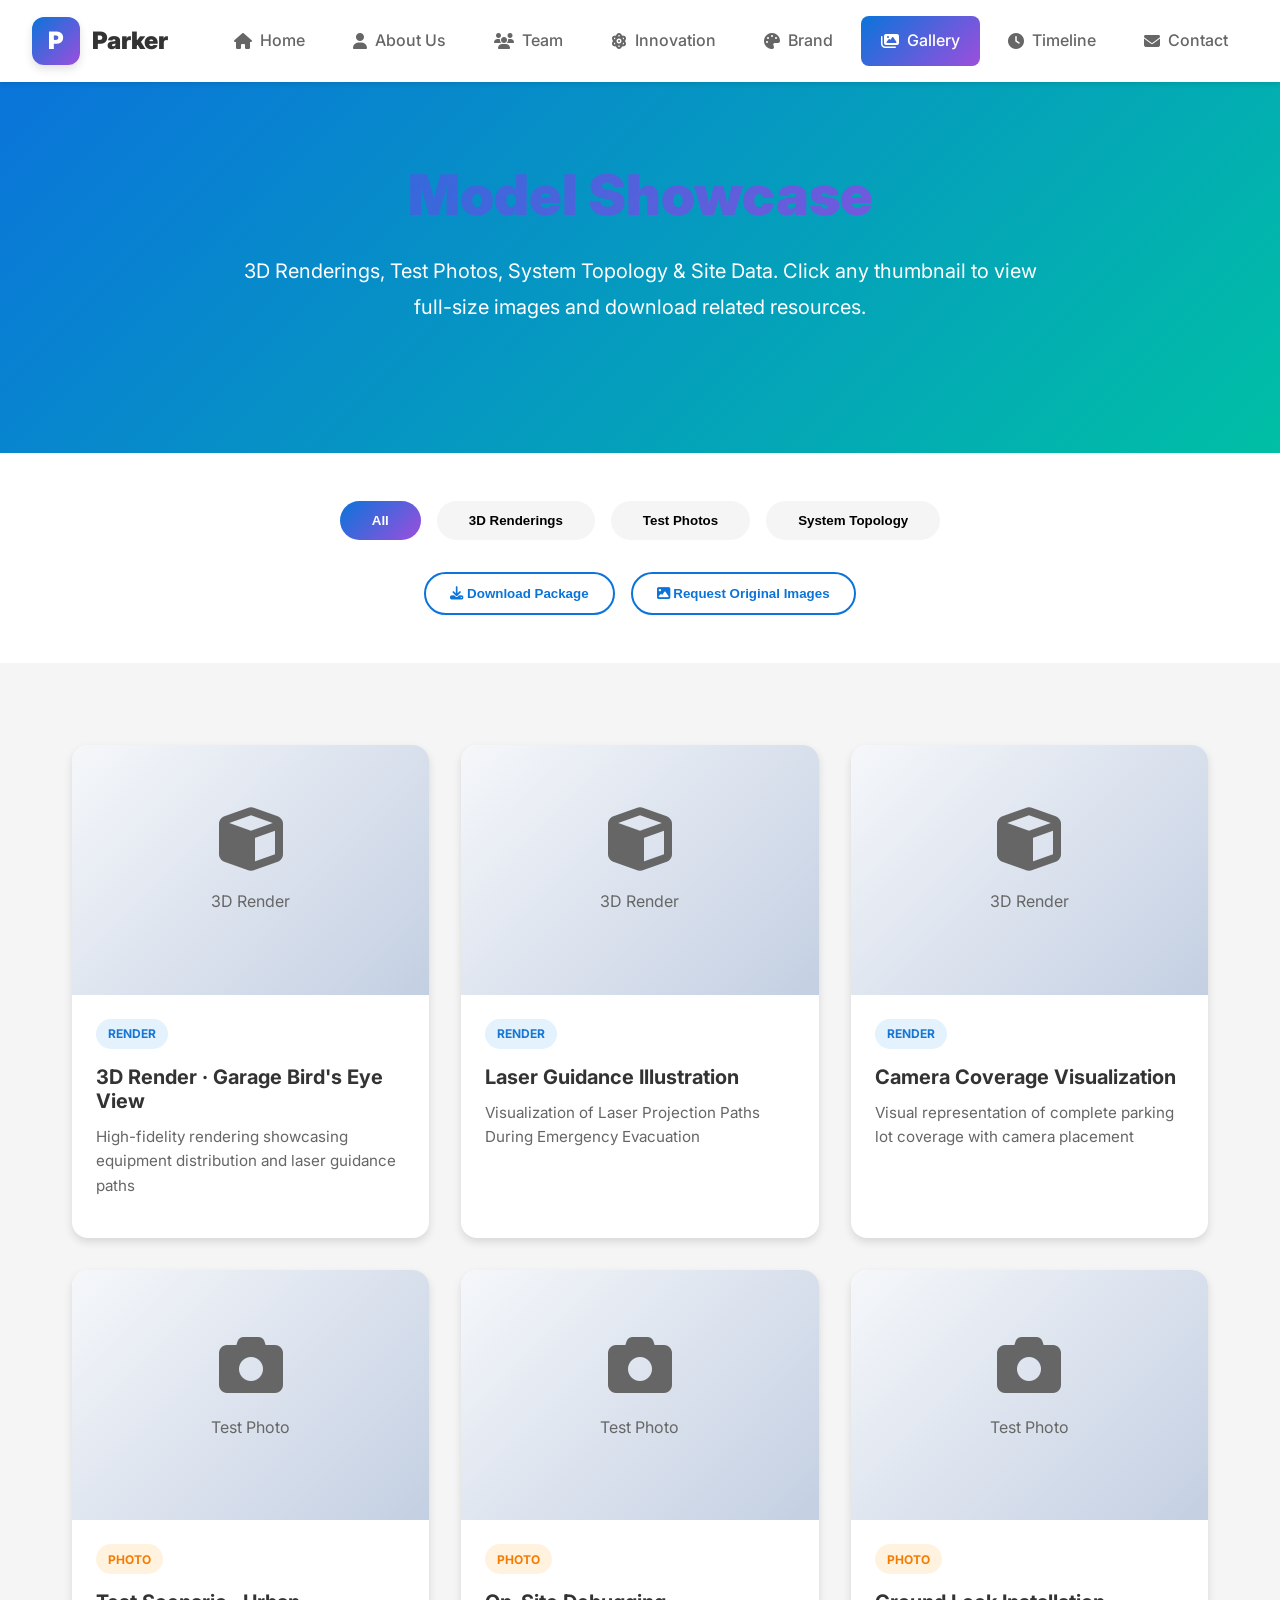
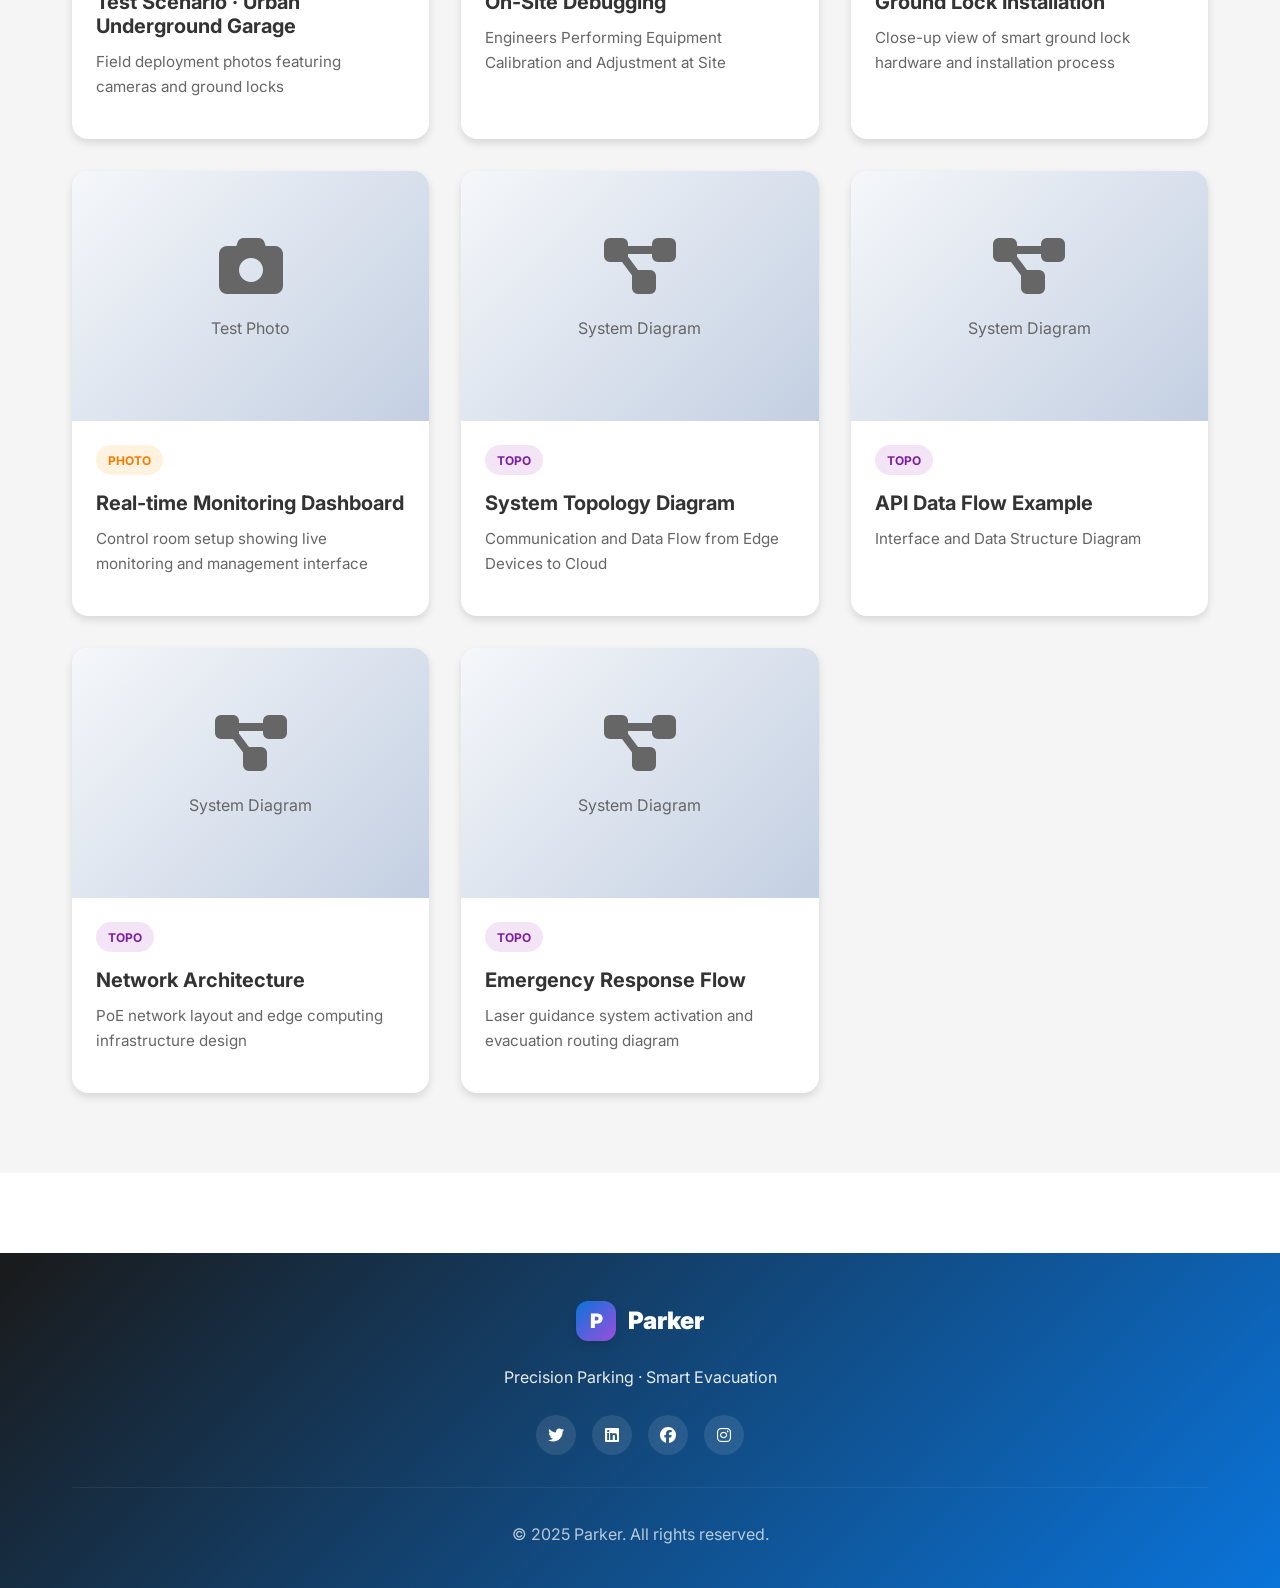
<file: gallery.html>
<!DOCTYPE html>
<html lang="en">
<head>
    <meta charset="UTF-8">
    <meta name="viewport" content="width=device-width, initial-scale=1.0">
    <title>Model Gallery - Parker</title>
    <link rel="stylesheet" href="css/main.css">
    <link rel="stylesheet" href="css/gallery.css">
    <link rel="stylesheet" href="https://cdn.jsdelivr.net/npm/@fortawesome/fontawesome-free@6.4.0/css/all.min.css">
    <link href="https://fonts.googleapis.com/css2?family=Inter:wght@300;400;500;600;700;800;900&display=swap" rel="stylesheet">
</head>
<body>
    <!-- Navigation -->
    <nav class="navbar">
        <div class="nav-container">
            <div class="logo">
                <div class="logo-icon">P</div>
                <span class="logo-text">Parker</span>
            </div>
            <ul class="nav-menu">
                <li><a href="index.html"><i class="fas fa-home"></i> Home</a></li>
                <li><a href="about.html"><i class="fas fa-user"></i> About Us</a></li>
                <li><a href="team.html"><i class="fas fa-users"></i> Team</a></li>
                <li><a href="innovation.html"><i class="fas fa-atom"></i> Innovation</a></li>
                <li><a href="brand.html"><i class="fas fa-palette"></i> Brand</a></li>
                <li><a href="gallery.html" class="active"><i class="fas fa-images"></i> Gallery</a></li>
                <li><a href="timeline.html"><i class="fas fa-clock"></i> Timeline</a></li>
                <li><a href="contact.html"><i class="fas fa-envelope"></i> Contact</a></li>
            </ul>
            <div class="mobile-menu-toggle">
                <i class="fas fa-bars"></i>
            </div>
        </div>
    </nav>

    <!-- Hero -->
    <section class="gallery-hero">
        <div class="container">
            <h1 class="page-title">Model Showcase</h1>
            <p class="page-subtitle">3D Renderings, Test Photos, System Topology & Site Data. Click any thumbnail to view full-size images and download related resources.</p>
        </div>
    </section>

    <!-- Filter -->
    <section class="gallery-filter">
        <div class="container">
            <div class="filter-buttons">
                <button class="filter-btn active" data-filter="all">All</button>
                <button class="filter-btn" data-filter="render">3D Renderings</button>
                <button class="filter-btn" data-filter="photo">Test Photos</button>
                <button class="filter-btn" data-filter="topo">System Topology</button>
            </div>
            <div class="gallery-actions">
                <button class="action-btn"><i class="fas fa-download"></i> Download Package</button>
                <button class="action-btn"><i class="fas fa-image"></i> Request Original Images</button>
            </div>
        </div>
    </section>

    <!-- Gallery Grid -->
    <section class="gallery-grid">
        <div class="container">
            <div class="image-grid">
                <!-- 3D Renderings -->
                <div class="gallery-item" data-category="render">
                    <div class="item-image">
                        <div class="image-placeholder">
                            <i class="fas fa-cube"></i>
                            <p>3D Render</p>
                        </div>
                    </div>
                    <div class="item-info">
                        <span class="item-badge render">RENDER</span>
                        <h3>3D Render · Garage Bird's Eye View</h3>
                        <p>High-fidelity rendering showcasing equipment distribution and laser guidance paths</p>
                    </div>
                </div>

                <div class="gallery-item" data-category="render">
                    <div class="item-image">
                        <div class="image-placeholder">
                            <i class="fas fa-cube"></i>
                            <p>3D Render</p>
                        </div>
                    </div>
                    <div class="item-info">
                        <span class="item-badge render">RENDER</span>
                        <h3>Laser Guidance Illustration</h3>
                        <p>Visualization of Laser Projection Paths During Emergency Evacuation</p>
                    </div>
                </div>

                <div class="gallery-item" data-category="render">
                    <div class="item-image">
                        <div class="image-placeholder">
                            <i class="fas fa-cube"></i>
                            <p>3D Render</p>
                        </div>
                    </div>
                    <div class="item-info">
                        <span class="item-badge render">RENDER</span>
                        <h3>Camera Coverage Visualization</h3>
                        <p>Visual representation of complete parking lot coverage with camera placement</p>
                    </div>
                </div>

                <!-- Test Photos -->
                <div class="gallery-item" data-category="photo">
                    <div class="item-image">
                        <div class="image-placeholder">
                            <i class="fas fa-camera"></i>
                            <p>Test Photo</p>
                        </div>
                    </div>
                    <div class="item-info">
                        <span class="item-badge photo">PHOTO</span>
                        <h3>Test Scenario · Urban Underground Garage</h3>
                        <p>Field deployment photos featuring cameras and ground locks</p>
                    </div>
                </div>

                <div class="gallery-item" data-category="photo">
                    <div class="item-image">
                        <div class="image-placeholder">
                            <i class="fas fa-camera"></i>
                            <p>Test Photo</p>
                        </div>
                    </div>
                    <div class="item-info">
                        <span class="item-badge photo">PHOTO</span>
                        <h3>On-Site Debugging</h3>
                        <p>Engineers Performing Equipment Calibration and Adjustment at Site</p>
                    </div>
                </div>

                <div class="gallery-item" data-category="photo">
                    <div class="item-image">
                        <div class="image-placeholder">
                            <i class="fas fa-camera"></i>
                            <p>Test Photo</p>
                        </div>
                    </div>
                    <div class="item-info">
                        <span class="item-badge photo">PHOTO</span>
                        <h3>Ground Lock Installation</h3>
                        <p>Close-up view of smart ground lock hardware and installation process</p>
                    </div>
                </div>

                <div class="gallery-item" data-category="photo">
                    <div class="item-image">
                        <div class="image-placeholder">
                            <i class="fas fa-camera"></i>
                            <p>Test Photo</p>
                        </div>
                    </div>
                    <div class="item-info">
                        <span class="item-badge photo">PHOTO</span>
                        <h3>Real-time Monitoring Dashboard</h3>
                        <p>Control room setup showing live monitoring and management interface</p>
                    </div>
                </div>

                <!-- System Topology -->
                <div class="gallery-item" data-category="topo">
                    <div class="item-image">
                        <div class="image-placeholder">
                            <i class="fas fa-project-diagram"></i>
                            <p>System Diagram</p>
                        </div>
                    </div>
                    <div class="item-info">
                        <span class="item-badge topo">TOPO</span>
                        <h3>System Topology Diagram</h3>
                        <p>Communication and Data Flow from Edge Devices to Cloud</p>
                    </div>
                </div>

                <div class="gallery-item" data-category="topo">
                    <div class="item-image">
                        <div class="image-placeholder">
                            <i class="fas fa-project-diagram"></i>
                            <p>System Diagram</p>
                        </div>
                    </div>
                    <div class="item-info">
                        <span class="item-badge topo">TOPO</span>
                        <h3>API Data Flow Example</h3>
                        <p>Interface and Data Structure Diagram</p>
                    </div>
                </div>

                <div class="gallery-item" data-category="topo">
                    <div class="item-image">
                        <div class="image-placeholder">
                            <i class="fas fa-project-diagram"></i>
                            <p>System Diagram</p>
                        </div>
                    </div>
                    <div class="item-info">
                        <span class="item-badge topo">TOPO</span>
                        <h3>Network Architecture</h3>
                        <p>PoE network layout and edge computing infrastructure design</p>
                    </div>
                </div>

                <div class="gallery-item" data-category="topo">
                    <div class="item-image">
                        <div class="image-placeholder">
                            <i class="fas fa-project-diagram"></i>
                            <p>System Diagram</p>
                        </div>
                    </div>
                    <div class="item-info">
                        <span class="item-badge topo">TOPO</span>
                        <h3>Emergency Response Flow</h3>
                        <p>Laser guidance system activation and evacuation routing diagram</p>
                    </div>
                </div>
            </div>
        </div>
    </section>

    <!-- Modal for Full-Size View -->
    <div class="image-modal" id="imageModal">
        <div class="modal-content">
            <button class="modal-close"><i class="fas fa-times"></i></button>
            <div class="modal-image">
                <div class="image-placeholder">
                    <i class="fas fa-image"></i>
                </div>
            </div>
            <div class="modal-info">
                <h3 id="modalTitle">Image Title</h3>
                <p id="modalDesc">Image Description</p>
                <div class="modal-actions">
                    <button class="modal-btn"><i class="fas fa-download"></i> Download</button>
                    <button class="modal-btn"><i class="fas fa-share-alt"></i> Share</button>
                </div>
            </div>
            <div class="modal-nav">
                <button class="nav-btn prev"><i class="fas fa-chevron-left"></i></button>
                <button class="nav-btn next"><i class="fas fa-chevron-right"></i></button>
            </div>
        </div>
    </div>

    <!-- Footer -->
    <footer class="footer">
        <div class="container">
            <div class="footer-content">
                <div class="footer-logo">
                    <div class="logo-icon">P</div>
                    <span class="logo-text">Parker</span>
                </div>
                <div class="footer-tagline">Precision Parking · Smart Evacuation</div>
                <div class="social-links">
                    <a href="#"><i class="fab fa-twitter"></i></a>
                    <a href="#"><i class="fab fa-linkedin"></i></a>
                    <a href="#"><i class="fab fa-facebook"></i></a>
                    <a href="#"><i class="fab fa-instagram"></i></a>
                </div>
            </div>
            <div class="footer-bottom">
                <p>&copy; 2025 Parker. All rights reserved.</p>
            </div>
        </div>
    </footer>

    <script src="js/main.js"></script>
    <script src="js/gallery.js"></script>
</body>
</html>
</file>
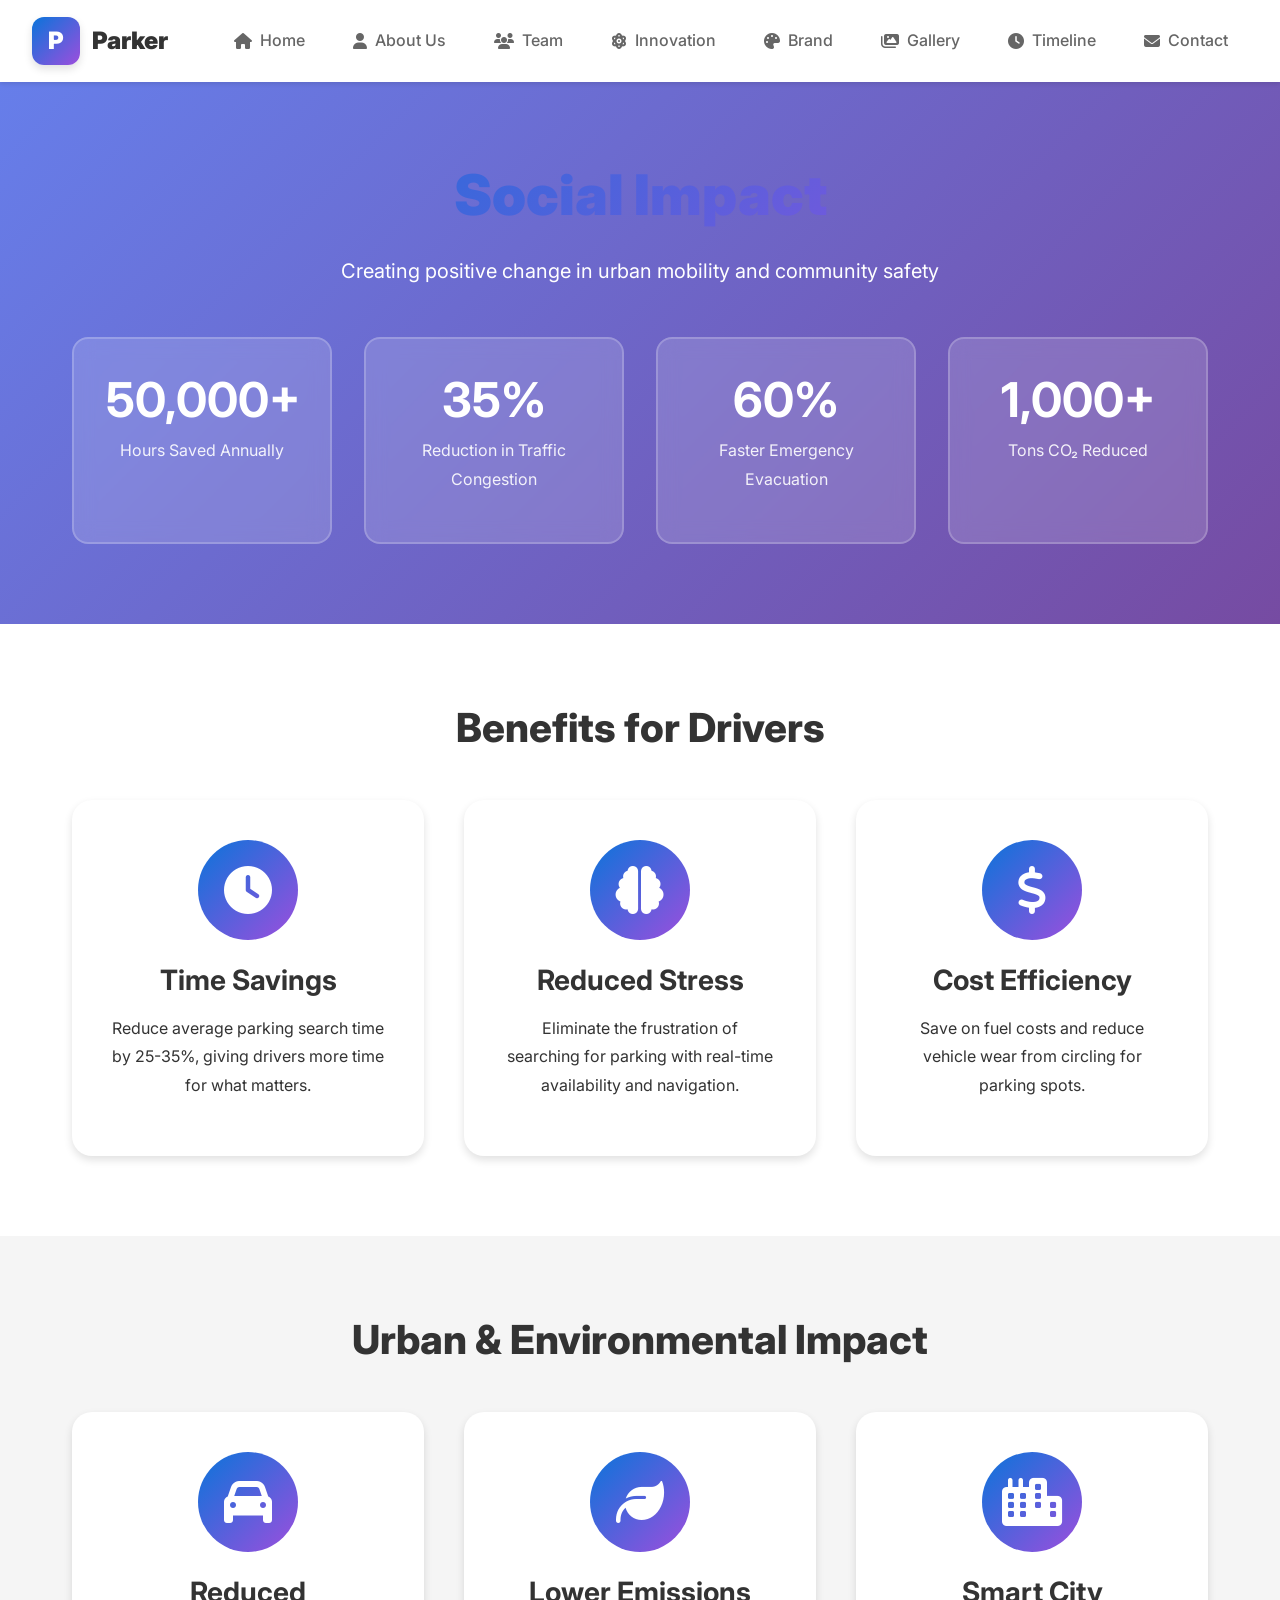
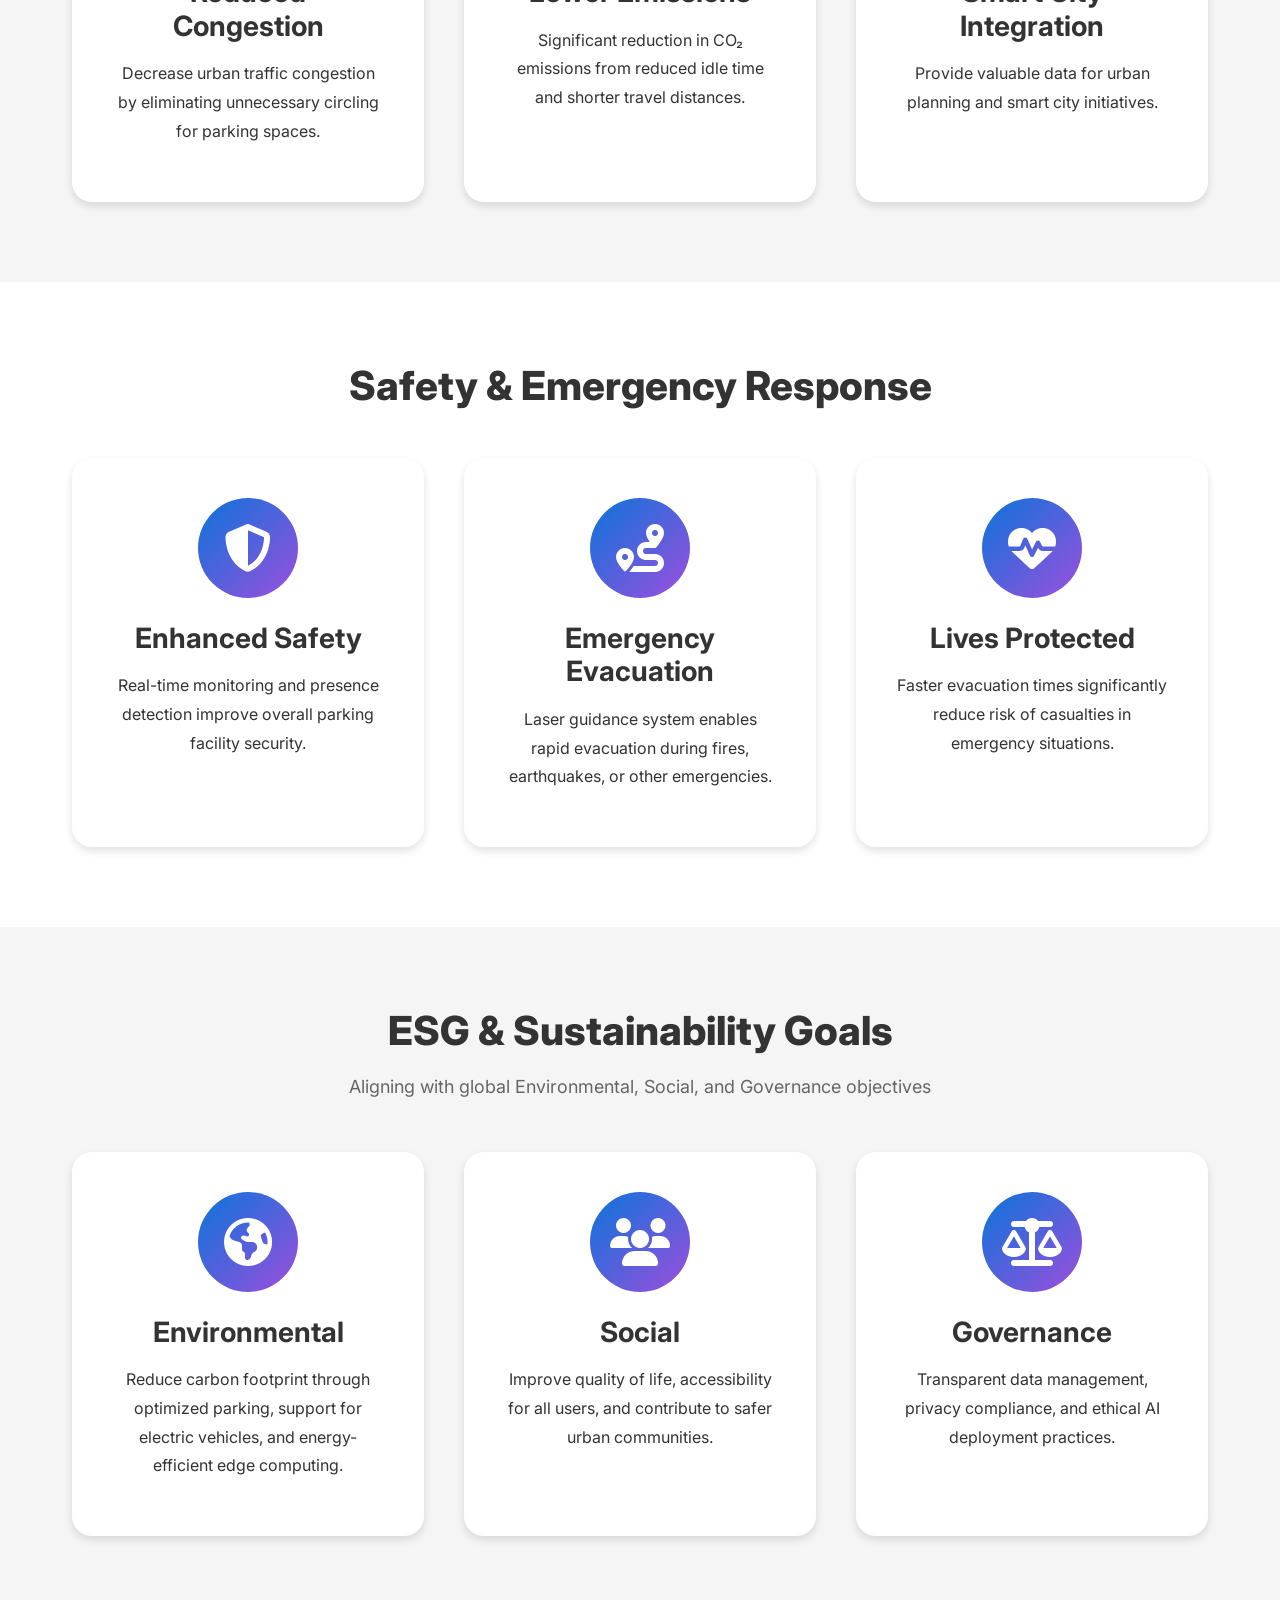
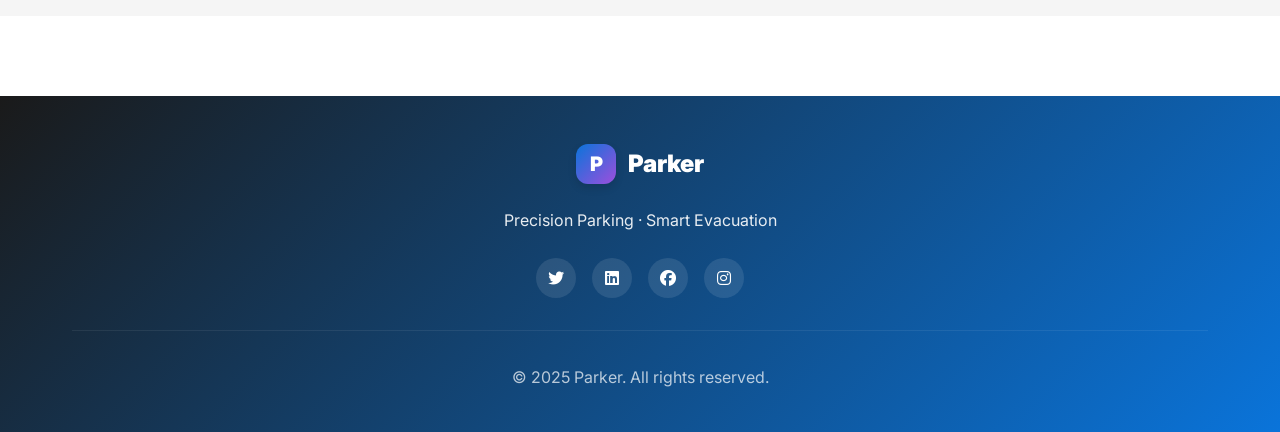
<file: impact.html>
<!DOCTYPE html>
<html lang="en">
<head>
    <meta charset="UTF-8">
    <meta name="viewport" content="width=device-width, initial-scale=1.0">
    <title>Social Impact - Parker</title>
    <link rel="stylesheet" href="css/main.css">
    <link rel="stylesheet" href="https://cdn.jsdelivr.net/npm/@fortawesome/fontawesome-free@6.4.0/css/all.min.css">
    <link href="https://fonts.googleapis.com/css2?family=Inter:wght@300;400;500;600;700;800;900&display=swap" rel="stylesheet">
    <style>
        .impact-hero {
            padding: 5rem 0;
            background: linear-gradient(135deg, #667eea 0%, #764ba2 100%);
            color: var(--white);
        }
        
        .impact-hero .page-title,
        .impact-hero .page-subtitle {
            color: var(--white);
        }
        
        .impact-section {
            padding: 5rem 0;
        }
        
        .impact-section:nth-child(even) {
            background: var(--light-gray);
        }
        
        .impact-grid {
            display: grid;
            grid-template-columns: repeat(auto-fit, minmax(300px, 1fr));
            gap: 2.5rem;
            margin-top: 3rem;
        }
        
        .impact-card {
            background: var(--white);
            padding: 2.5rem;
            border-radius: 20px;
            box-shadow: var(--shadow-md);
            transition: var(--transition-normal);
            text-align: center;
        }
        
        .impact-card:hover {
            transform: translateY(-10px);
            box-shadow: var(--shadow-xl);
        }
        
        .impact-icon {
            width: 100px;
            height: 100px;
            background: linear-gradient(135deg, var(--primary-blue), var(--accent-purple));
            border-radius: 50%;
            display: flex;
            align-items: center;
            justify-content: center;
            margin: 0 auto 1.5rem;
        }
        
        .impact-icon i {
            font-size: 3rem;
            color: var(--white);
        }
        
        .impact-stats {
            display: grid;
            grid-template-columns: repeat(auto-fit, minmax(200px, 1fr));
            gap: 2rem;
            margin-top: 3rem;
        }
        
        .stat-box {
            background: rgba(255, 255, 255, 0.15);
            backdrop-filter: blur(10px);
            padding: 2rem;
            border-radius: 16px;
            border: 2px solid rgba(255, 255, 255, 0.2);
            text-align: center;
        }
        
        .stat-box h3 {
            font-size: 3rem;
            color: var(--white);
            margin-bottom: 0.5rem;
        }
        
        .stat-box p {
            color: rgba(255, 255, 255, 0.9);
        }
        
        @media (max-width: 768px) {
            .impact-grid {
                grid-template-columns: 1fr;
            }
        }
    </style>
</head>
<body>
    <!-- Navigation -->
    <nav class="navbar">
        <div class="nav-container">
            <div class="logo">
                <div class="logo-icon">P</div>
                <span class="logo-text">Parker</span>
            </div>
            <ul class="nav-menu">
                <li><a href="index.html"><i class="fas fa-home"></i> Home</a></li>
                <li><a href="about.html"><i class="fas fa-user"></i> About Us</a></li>
                <li><a href="team.html"><i class="fas fa-users"></i> Team</a></li>
                <li><a href="innovation.html"><i class="fas fa-atom"></i> Innovation</a></li>
                <li><a href="brand.html"><i class="fas fa-palette"></i> Brand</a></li>
                <li><a href="gallery.html"><i class="fas fa-images"></i> Gallery</a></li>
                <li><a href="timeline.html"><i class="fas fa-clock"></i> Timeline</a></li>
                <li><a href="contact.html"><i class="fas fa-envelope"></i> Contact</a></li>
            </ul>
            <div class="mobile-menu-toggle">
                <i class="fas fa-bars"></i>
            </div>
        </div>
    </nav>

    <!-- Hero -->
    <section class="impact-hero">
        <div class="container">
            <h1 class="page-title">Social Impact</h1>
            <p class="page-subtitle">Creating positive change in urban mobility and community safety</p>
            <div class="impact-stats">
                <div class="stat-box">
                    <h3>50,000+</h3>
                    <p>Hours Saved Annually</p>
                </div>
                <div class="stat-box">
                    <h3>35%</h3>
                    <p>Reduction in Traffic Congestion</p>
                </div>
                <div class="stat-box">
                    <h3>60%</h3>
                    <p>Faster Emergency Evacuation</p>
                </div>
                <div class="stat-box">
                    <h3>1,000+</h3>
                    <p>Tons CO₂ Reduced</p>
                </div>
            </div>
        </div>
    </section>

    <!-- Driver Benefits -->
    <section class="impact-section">
        <div class="container">
            <h2 class="section-title">Benefits for Drivers</h2>
            <div class="impact-grid">
                <div class="impact-card">
                    <div class="impact-icon">
                        <i class="fas fa-clock"></i>
                    </div>
                    <h3>Time Savings</h3>
                    <p>Reduce average parking search time by 25-35%, giving drivers more time for what matters.</p>
                </div>
                <div class="impact-card">
                    <div class="impact-icon">
                        <i class="fas fa-brain"></i>
                    </div>
                    <h3>Reduced Stress</h3>
                    <p>Eliminate the frustration of searching for parking with real-time availability and navigation.</p>
                </div>
                <div class="impact-card">
                    <div class="impact-icon">
                        <i class="fas fa-dollar-sign"></i>
                    </div>
                    <h3>Cost Efficiency</h3>
                    <p>Save on fuel costs and reduce vehicle wear from circling for parking spots.</p>
                </div>
            </div>
        </div>
    </section>

    <!-- Urban Impact -->
    <section class="impact-section">
        <div class="container">
            <h2 class="section-title">Urban & Environmental Impact</h2>
            <div class="impact-grid">
                <div class="impact-card">
                    <div class="impact-icon">
                        <i class="fas fa-car"></i>
                    </div>
                    <h3>Reduced Congestion</h3>
                    <p>Decrease urban traffic congestion by eliminating unnecessary circling for parking spaces.</p>
                </div>
                <div class="impact-card">
                    <div class="impact-icon">
                        <i class="fas fa-leaf"></i>
                    </div>
                    <h3>Lower Emissions</h3>
                    <p>Significant reduction in CO₂ emissions from reduced idle time and shorter travel distances.</p>
                </div>
                <div class="impact-card">
                    <div class="impact-icon">
                        <i class="fas fa-city"></i>
                    </div>
                    <h3>Smart City Integration</h3>
                    <p>Provide valuable data for urban planning and smart city initiatives.</p>
                </div>
            </div>
        </div>
    </section>

    <!-- Safety Impact -->
    <section class="impact-section">
        <div class="container">
            <h2 class="section-title">Safety & Emergency Response</h2>
            <div class="impact-grid">
                <div class="impact-card">
                    <div class="impact-icon">
                        <i class="fas fa-shield-alt"></i>
                    </div>
                    <h3>Enhanced Safety</h3>
                    <p>Real-time monitoring and presence detection improve overall parking facility security.</p>
                </div>
                <div class="impact-card">
                    <div class="impact-icon">
                        <i class="fas fa-route"></i>
                    </div>
                    <h3>Emergency Evacuation</h3>
                    <p>Laser guidance system enables rapid evacuation during fires, earthquakes, or other emergencies.</p>
                </div>
                <div class="impact-card">
                    <div class="impact-icon">
                        <i class="fas fa-heartbeat"></i>
                    </div>
                    <h3>Lives Protected</h3>
                    <p>Faster evacuation times significantly reduce risk of casualties in emergency situations.</p>
                </div>
            </div>
        </div>
    </section>

    <!-- ESG Contribution -->
    <section class="impact-section">
        <div class="container">
            <h2 class="section-title">ESG & Sustainability Goals</h2>
            <p class="section-subtitle">Aligning with global Environmental, Social, and Governance objectives</p>
            <div class="impact-grid">
                <div class="impact-card">
                    <div class="impact-icon">
                        <i class="fas fa-globe-americas"></i>
                    </div>
                    <h3>Environmental</h3>
                    <p>Reduce carbon footprint through optimized parking, support for electric vehicles, and energy-efficient edge computing.</p>
                </div>
                <div class="impact-card">
                    <div class="impact-icon">
                        <i class="fas fa-users"></i>
                    </div>
                    <h3>Social</h3>
                    <p>Improve quality of life, accessibility for all users, and contribute to safer urban communities.</p>
                </div>
                <div class="impact-card">
                    <div class="impact-icon">
                        <i class="fas fa-balance-scale"></i>
                    </div>
                    <h3>Governance</h3>
                    <p>Transparent data management, privacy compliance, and ethical AI deployment practices.</p>
                </div>
            </div>
        </div>
    </section>

    <!-- Footer -->
    <footer class="footer">
        <div class="container">
            <div class="footer-content">
                <div class="footer-logo">
                    <div class="logo-icon">P</div>
                    <span class="logo-text">Parker</span>
                </div>
                <div class="footer-tagline">Precision Parking · Smart Evacuation</div>
                <div class="social-links">
                    <a href="#"><i class="fab fa-twitter"></i></a>
                    <a href="#"><i class="fab fa-linkedin"></i></a>
                    <a href="#"><i class="fab fa-facebook"></i></a>
                    <a href="#"><i class="fab fa-instagram"></i></a>
                </div>
            </div>
            <div class="footer-bottom">
                <p>&copy; 2025 Parker. All rights reserved.</p>
            </div>
        </div>
    </footer>

    <script src="js/main.js"></script>
</body>
</html>
</file>
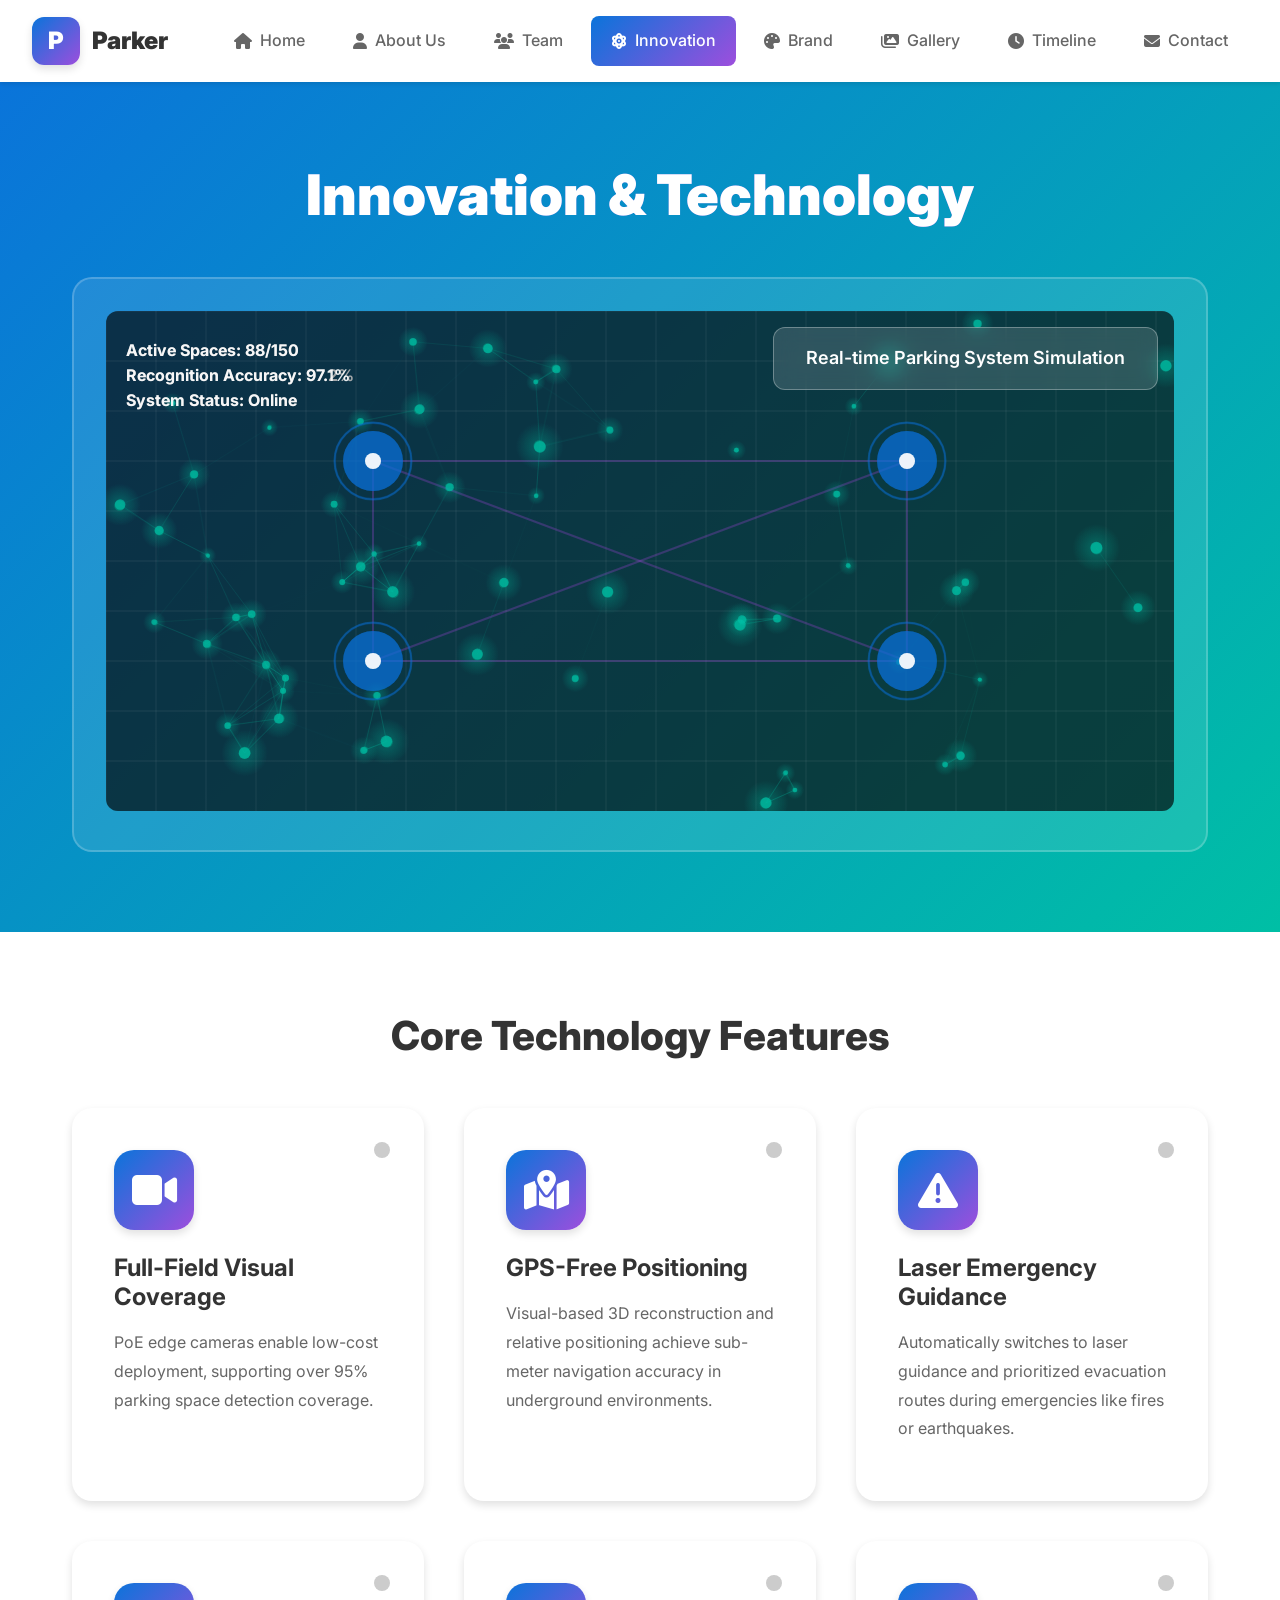
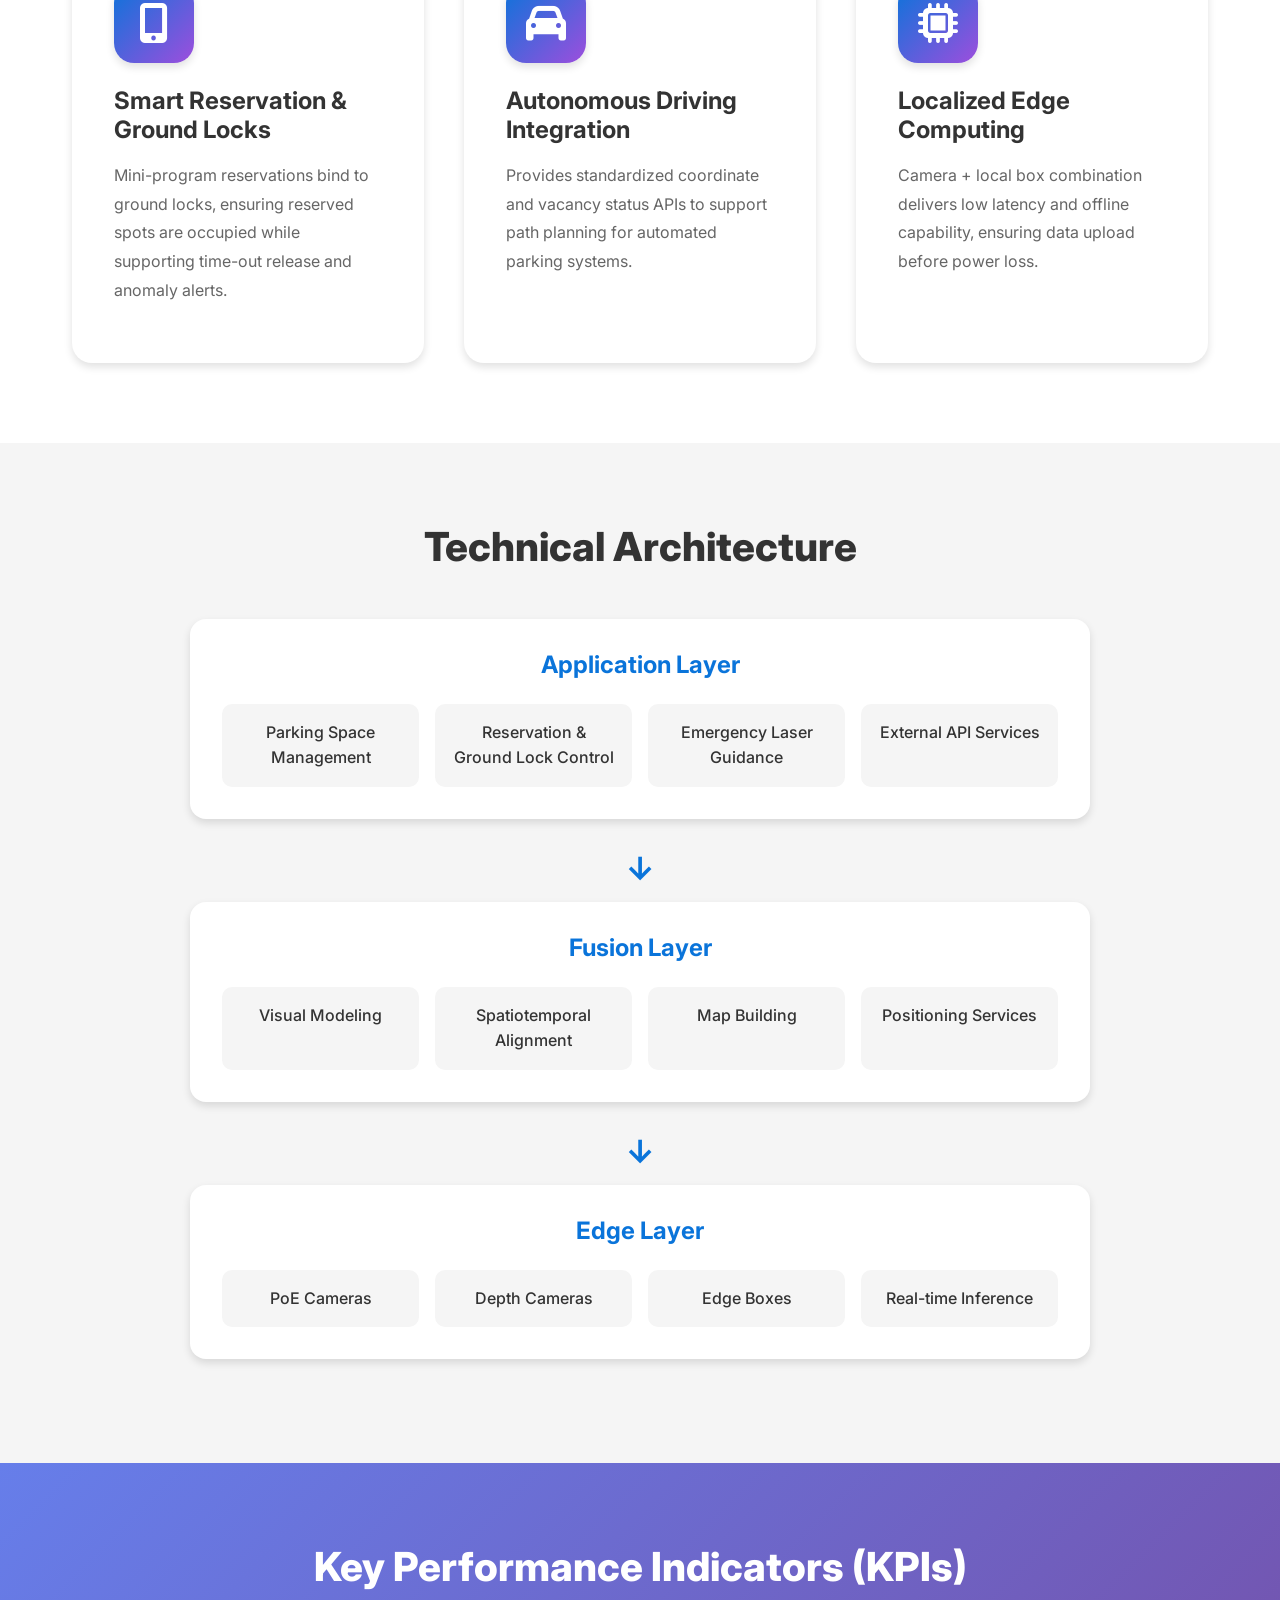
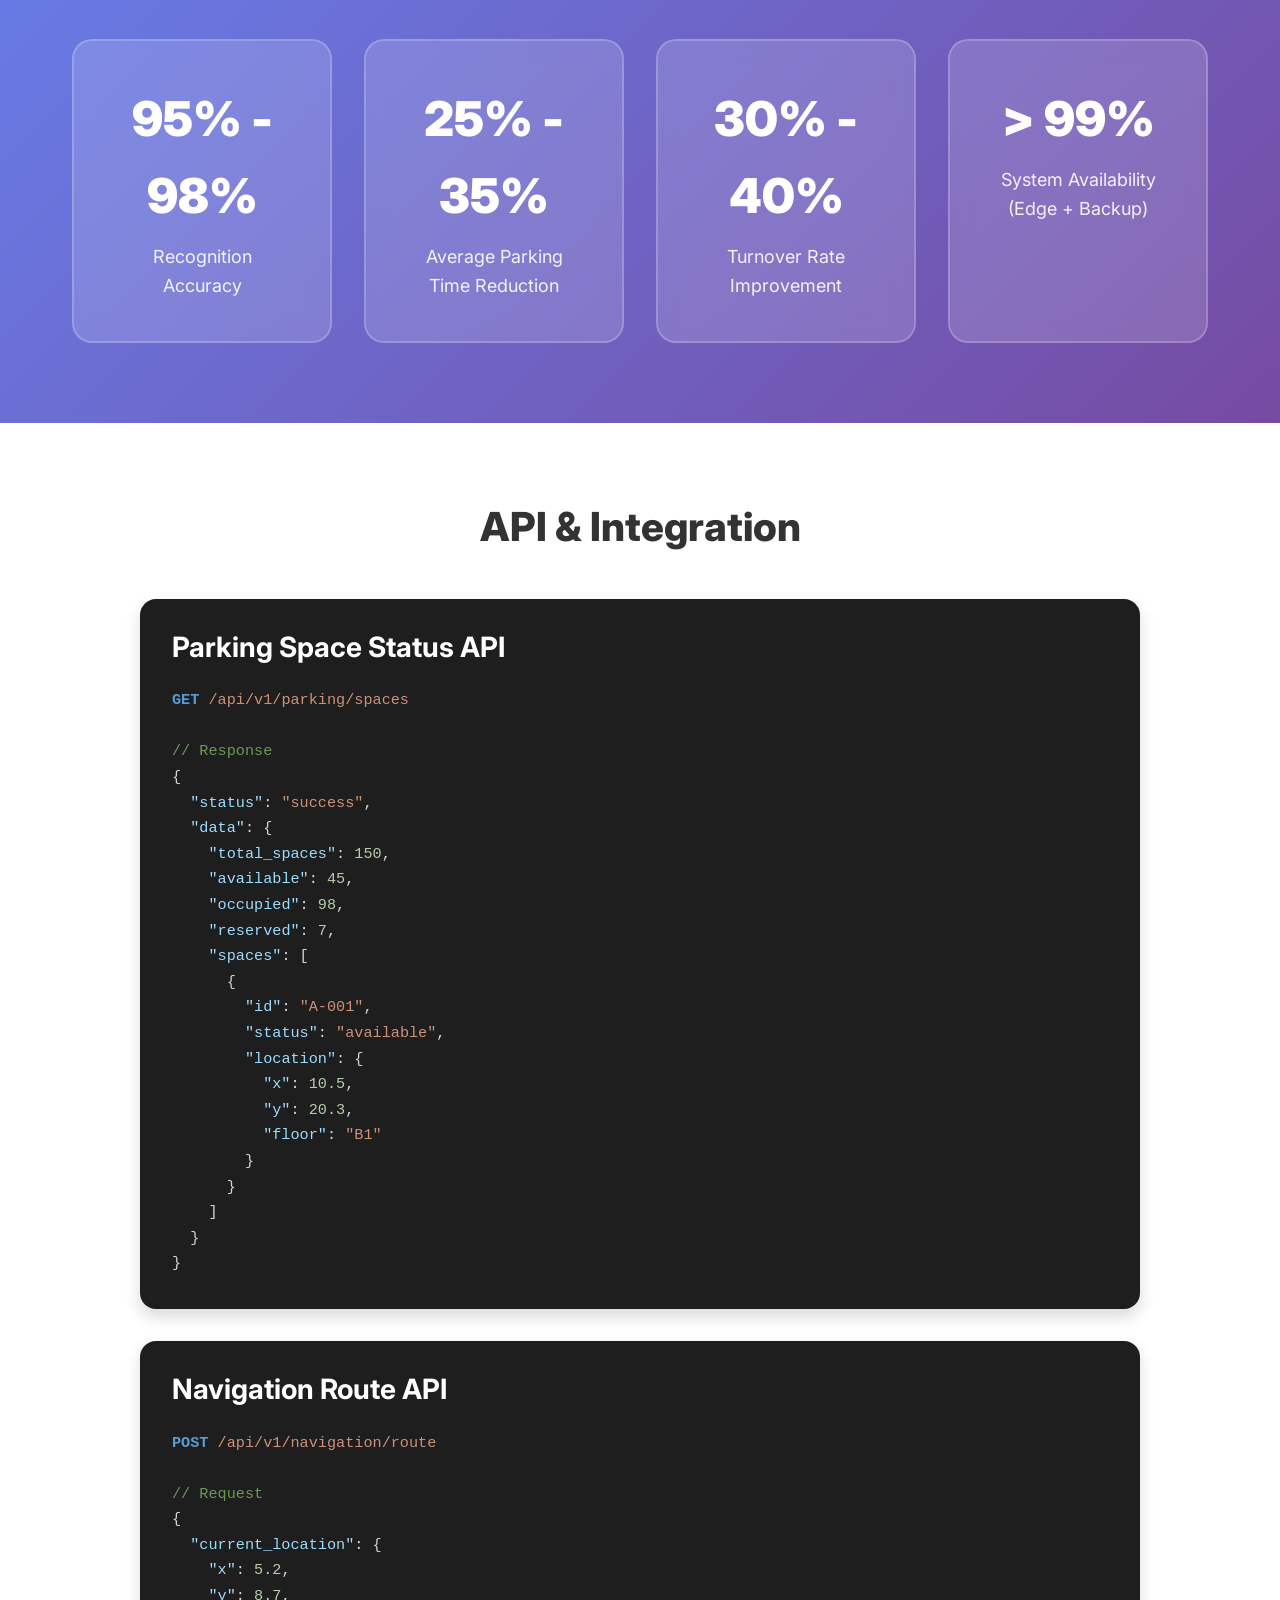
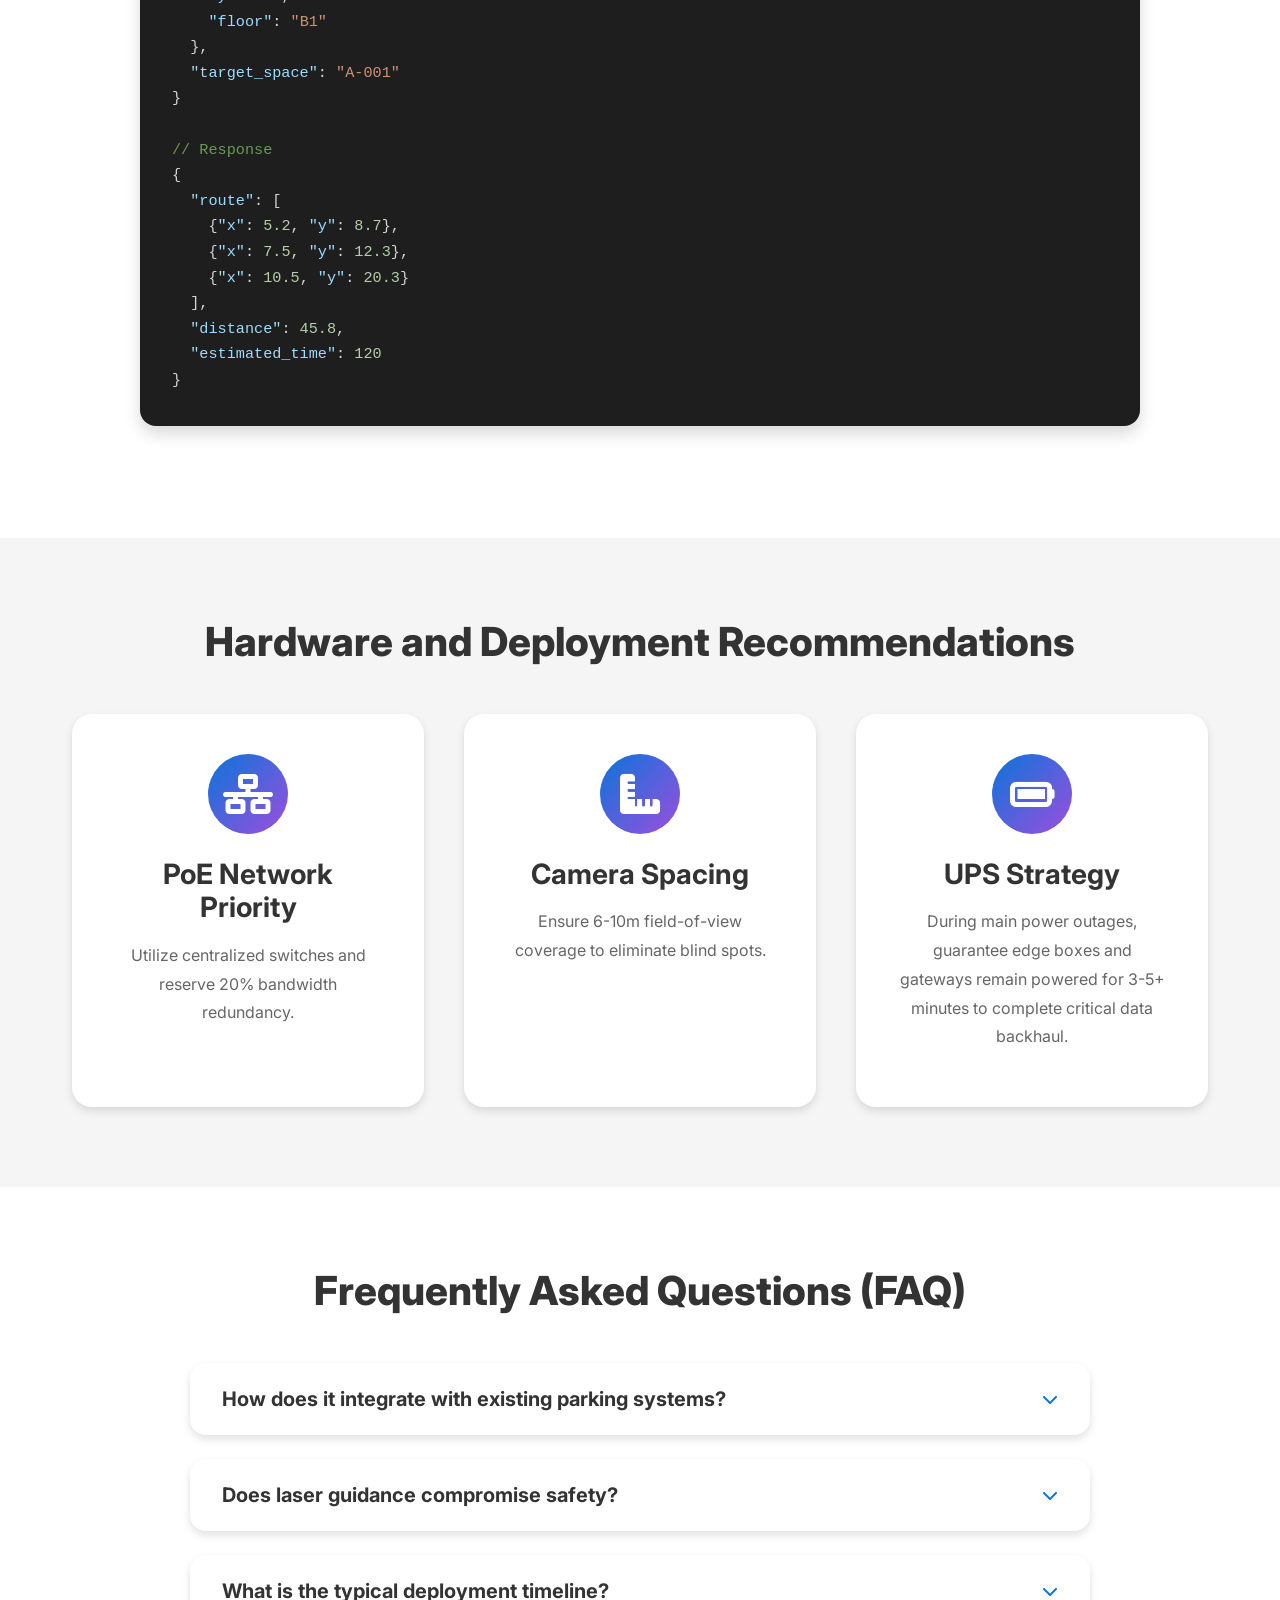
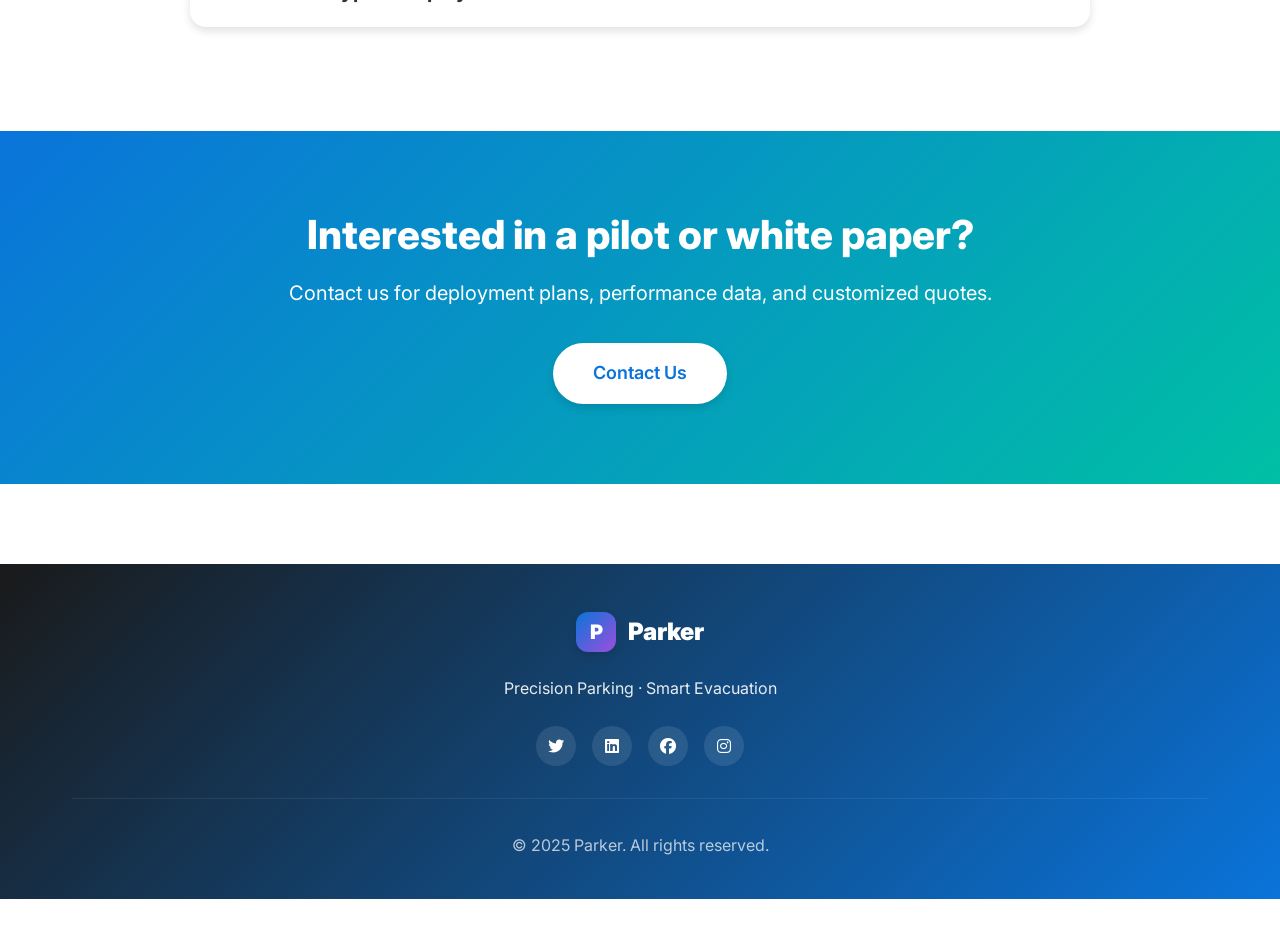
<file: innovation.html>
<!DOCTYPE html>
<html lang="en">
<head>
    <meta charset="UTF-8">
    <meta name="viewport" content="width=device-width, initial-scale=1.0">
    <title>Innovation - Parker Technology</title>
    <link rel="stylesheet" href="css/main.css">
    <link rel="stylesheet" href="css/innovation.css">
    <link rel="stylesheet" href="https://cdn.jsdelivr.net/npm/@fortawesome/fontawesome-free@6.4.0/css/all.min.css">
    <link href="https://fonts.googleapis.com/css2?family=Inter:wght@300;400;500;600;700;800;900&display=swap" rel="stylesheet">
</head>
<body>
    <!-- Navigation -->
    <nav class="navbar">
        <div class="nav-container">
            <div class="logo">
                <div class="logo-icon">P</div>
                <span class="logo-text">Parker</span>
            </div>
            <ul class="nav-menu">
                <li><a href="index.html"><i class="fas fa-home"></i> Home</a></li>
                <li><a href="about.html"><i class="fas fa-user"></i> About Us</a></li>
                <li><a href="team.html"><i class="fas fa-users"></i> Team</a></li>
                <li><a href="innovation.html" class="active"><i class="fas fa-atom"></i> Innovation</a></li>
                <li><a href="brand.html"><i class="fas fa-palette"></i> Brand</a></li>
                <li><a href="gallery.html"><i class="fas fa-images"></i> Gallery</a></li>
                <li><a href="timeline.html"><i class="fas fa-clock"></i> Timeline</a></li>
                <li><a href="contact.html"><i class="fas fa-envelope"></i> Contact</a></li>
            </ul>
            <div class="mobile-menu-toggle">
                <i class="fas fa-bars"></i>
            </div>
        </div>
    </nav>

    <!-- Hero Section with Live Demo -->
    <section class="innovation-hero">
        <div class="container">
            <h1 class="page-title">Innovation & Technology</h1>
            <div class="live-demo-container">
                <canvas id="liveSimulation"></canvas>
                <div class="demo-overlay">
                    <div class="demo-info">Real-time Parking System Simulation</div>
                </div>
            </div>
        </div>
    </section>

    <!-- Core Features -->
    <section class="core-features">
        <div class="container">
            <h2 class="section-title">Core Technology Features</h2>
            <div class="features-grid">
                <div class="feature-card" data-feature="visual">
                    <div class="feature-icon">
                        <i class="fas fa-video"></i>
                    </div>
                    <h3>Full-Field Visual Coverage</h3>
                    <p>PoE edge cameras enable low-cost deployment, supporting over 95% parking space detection coverage.</p>
                    <div class="feature-dot"></div>
                </div>
                <div class="feature-card" data-feature="positioning">
                    <div class="feature-icon">
                        <i class="fas fa-map-marked-alt"></i>
                    </div>
                    <h3>GPS-Free Positioning</h3>
                    <p>Visual-based 3D reconstruction and relative positioning achieve sub-meter navigation accuracy in underground environments.</p>
                    <div class="feature-dot"></div>
                </div>
                <div class="feature-card" data-feature="laser">
                    <div class="feature-icon">
                        <i class="fas fa-exclamation-triangle"></i>
                    </div>
                    <h3>Laser Emergency Guidance</h3>
                    <p>Automatically switches to laser guidance and prioritized evacuation routes during emergencies like fires or earthquakes.</p>
                    <div class="feature-dot"></div>
                </div>
                <div class="feature-card" data-feature="reservation">
                    <div class="feature-icon">
                        <i class="fas fa-mobile-alt"></i>
                    </div>
                    <h3>Smart Reservation & Ground Locks</h3>
                    <p>Mini-program reservations bind to ground locks, ensuring reserved spots are occupied while supporting time-out release and anomaly alerts.</p>
                    <div class="feature-dot"></div>
                </div>
                <div class="feature-card" data-feature="autonomous">
                    <div class="feature-icon">
                        <i class="fas fa-car"></i>
                    </div>
                    <h3>Autonomous Driving Integration</h3>
                    <p>Provides standardized coordinate and vacancy status APIs to support path planning for automated parking systems.</p>
                    <div class="feature-dot"></div>
                </div>
                <div class="feature-card" data-feature="edge">
                    <div class="feature-icon">
                        <i class="fas fa-microchip"></i>
                    </div>
                    <h3>Localized Edge Computing</h3>
                    <p>Camera + local box combination delivers low latency and offline capability, ensuring data upload before power loss.</p>
                    <div class="feature-dot"></div>
                </div>
            </div>
        </div>
    </section>

    <!-- Technical Architecture -->
    <section class="tech-architecture">
        <div class="container">
            <h2 class="section-title">Technical Architecture</h2>
            <div class="architecture-diagram">
                <div class="arch-layer">
                    <div class="layer-header">
                        <h3>Application Layer</h3>
                    </div>
                    <div class="layer-content">
                        <div class="layer-item">Parking Space Management</div>
                        <div class="layer-item">Reservation & Ground Lock Control</div>
                        <div class="layer-item">Emergency Laser Guidance</div>
                        <div class="layer-item">External API Services</div>
                    </div>
                </div>
                <div class="arch-arrow">↓</div>
                <div class="arch-layer">
                    <div class="layer-header">
                        <h3>Fusion Layer</h3>
                    </div>
                    <div class="layer-content">
                        <div class="layer-item">Visual Modeling</div>
                        <div class="layer-item">Spatiotemporal Alignment</div>
                        <div class="layer-item">Map Building</div>
                        <div class="layer-item">Positioning Services</div>
                    </div>
                </div>
                <div class="arch-arrow">↓</div>
                <div class="arch-layer">
                    <div class="layer-header">
                        <h3>Edge Layer</h3>
                    </div>
                    <div class="layer-content">
                        <div class="layer-item">PoE Cameras</div>
                        <div class="layer-item">Depth Cameras</div>
                        <div class="layer-item">Edge Boxes</div>
                        <div class="layer-item">Real-time Inference</div>
                    </div>
                </div>
            </div>
        </div>
    </section>

    <!-- Key Performance Indicators -->
    <section class="kpi-section">
        <div class="container">
            <h2 class="section-title">Key Performance Indicators (KPIs)</h2>
            <div class="kpi-grid">
                <div class="kpi-card">
                    <div class="kpi-value">95% - 98%</div>
                    <div class="kpi-label">Recognition Accuracy</div>
                </div>
                <div class="kpi-card">
                    <div class="kpi-value">25% - 35%</div>
                    <div class="kpi-label">Average Parking Time Reduction</div>
                </div>
                <div class="kpi-card">
                    <div class="kpi-value">30% - 40%</div>
                    <div class="kpi-label">Turnover Rate Improvement</div>
                </div>
                <div class="kpi-card">
                    <div class="kpi-value">> 99%</div>
                    <div class="kpi-label">System Availability (Edge + Backup)</div>
                </div>
            </div>
        </div>
    </section>

    <!-- API Documentation -->
    <section class="api-section">
        <div class="container">
            <h2 class="section-title">API & Integration</h2>
            <div class="api-content">
                <div class="api-example">
                    <h3>Parking Space Status API</h3>
                    <pre><code><span class="keyword">GET</span> <span class="url">/api/v1/parking/spaces</span>

<span class="comment">// Response</span>
{
  <span class="key">"status"</span>: <span class="string">"success"</span>,
  <span class="key">"data"</span>: {
    <span class="key">"total_spaces"</span>: <span class="number">150</span>,
    <span class="key">"available"</span>: <span class="number">45</span>,
    <span class="key">"occupied"</span>: <span class="number">98</span>,
    <span class="key">"reserved"</span>: <span class="number">7</span>,
    <span class="key">"spaces"</span>: [
      {
        <span class="key">"id"</span>: <span class="string">"A-001"</span>,
        <span class="key">"status"</span>: <span class="string">"available"</span>,
        <span class="key">"location"</span>: {
          <span class="key">"x"</span>: <span class="number">10.5</span>,
          <span class="key">"y"</span>: <span class="number">20.3</span>,
          <span class="key">"floor"</span>: <span class="string">"B1"</span>
        }
      }
    ]
  }
}</code></pre>
                </div>

                <div class="api-example">
                    <h3>Navigation Route API</h3>
                    <pre><code><span class="keyword">POST</span> <span class="url">/api/v1/navigation/route</span>

<span class="comment">// Request</span>
{
  <span class="key">"current_location"</span>: {
    <span class="key">"x"</span>: <span class="number">5.2</span>,
    <span class="key">"y"</span>: <span class="number">8.7</span>,
    <span class="key">"floor"</span>: <span class="string">"B1"</span>
  },
  <span class="key">"target_space"</span>: <span class="string">"A-001"</span>
}

<span class="comment">// Response</span>
{
  <span class="key">"route"</span>: [
    {<span class="key">"x"</span>: <span class="number">5.2</span>, <span class="key">"y"</span>: <span class="number">8.7</span>},
    {<span class="key">"x"</span>: <span class="number">7.5</span>, <span class="key">"y"</span>: <span class="number">12.3</span>},
    {<span class="key">"x"</span>: <span class="number">10.5</span>, <span class="key">"y"</span>: <span class="number">20.3</span>}
  ],
  <span class="key">"distance"</span>: <span class="number">45.8</span>,
  <span class="key">"estimated_time"</span>: <span class="number">120</span>
}</code></pre>
                </div>
            </div>
        </div>
    </section>

    <!-- Hardware Recommendations -->
    <section class="hardware-section">
        <div class="container">
            <h2 class="section-title">Hardware and Deployment Recommendations</h2>
            <div class="hardware-grid">
                <div class="hardware-card">
                    <div class="hardware-icon"><i class="fas fa-network-wired"></i></div>
                    <h3>PoE Network Priority</h3>
                    <p>Utilize centralized switches and reserve 20% bandwidth redundancy.</p>
                </div>
                <div class="hardware-card">
                    <div class="hardware-icon"><i class="fas fa-ruler-combined"></i></div>
                    <h3>Camera Spacing</h3>
                    <p>Ensure 6-10m field-of-view coverage to eliminate blind spots.</p>
                </div>
                <div class="hardware-card">
                    <div class="hardware-icon"><i class="fas fa-battery-full"></i></div>
                    <h3>UPS Strategy</h3>
                    <p>During main power outages, guarantee edge boxes and gateways remain powered for 3-5+ minutes to complete critical data backhaul.</p>
                </div>
            </div>
        </div>
    </section>

    <!-- FAQ -->
    <section class="faq-section">
        <div class="container">
            <h2 class="section-title">Frequently Asked Questions (FAQ)</h2>
            <div class="faq-list">
                <div class="faq-item">
                    <div class="faq-question">
                        <h3>How does it integrate with existing parking systems?</h3>
                        <i class="fas fa-chevron-down"></i>
                    </div>
                    <div class="faq-answer">
                        <p>Quick integration via standard APIs with local MQTT/REST gateways. Our system is designed to work alongside existing infrastructure with minimal disruption.</p>
                    </div>
                </div>
                <div class="faq-item">
                    <div class="faq-question">
                        <h3>Does laser guidance compromise safety?</h3>
                        <i class="fas fa-chevron-down"></i>
                    </div>
                    <div class="faq-answer">
                        <p>Utilizes Class 1 lasers with directional control, tested for fire safety and security compliance. Our laser systems meet international safety standards.</p>
                    </div>
                </div>
                <div class="faq-item">
                    <div class="faq-question">
                        <h3>What is the typical deployment timeline?</h3>
                        <i class="fas fa-chevron-down"></i>
                    </div>
                    <div class="faq-answer">
                        <p>Standard deployment takes 2-4 weeks depending on garage size. This includes site survey, equipment installation, system calibration, and staff training.</p>
                    </div>
                </div>
            </div>
        </div>
    </section>

    <!-- CTA -->
    <section class="cta-section">
        <div class="container">
            <h2>Interested in a pilot or white paper?</h2>
            <p>Contact us for deployment plans, performance data, and customized quotes.</p>
            <a href="contact.html" class="cta-btn">Contact Us</a>
        </div>
    </section>

    <!-- Footer -->
    <footer class="footer">
        <div class="container">
            <div class="footer-content">
                <div class="footer-logo">
                    <div class="logo-icon">P</div>
                    <span class="logo-text">Parker</span>
                </div>
                <div class="footer-tagline">Precision Parking · Smart Evacuation</div>
                <div class="social-links">
                    <a href="#"><i class="fab fa-twitter"></i></a>
                    <a href="#"><i class="fab fa-linkedin"></i></a>
                    <a href="#"><i class="fab fa-facebook"></i></a>
                    <a href="#"><i class="fab fa-instagram"></i></a>
                </div>
            </div>
            <div class="footer-bottom">
                <p>&copy; 2025 Parker. All rights reserved.</p>
            </div>
        </div>
    </footer>

    <script src="js/main.js"></script>
    <script src="js/innovation.js"></script>
</body>
</html>
</file>
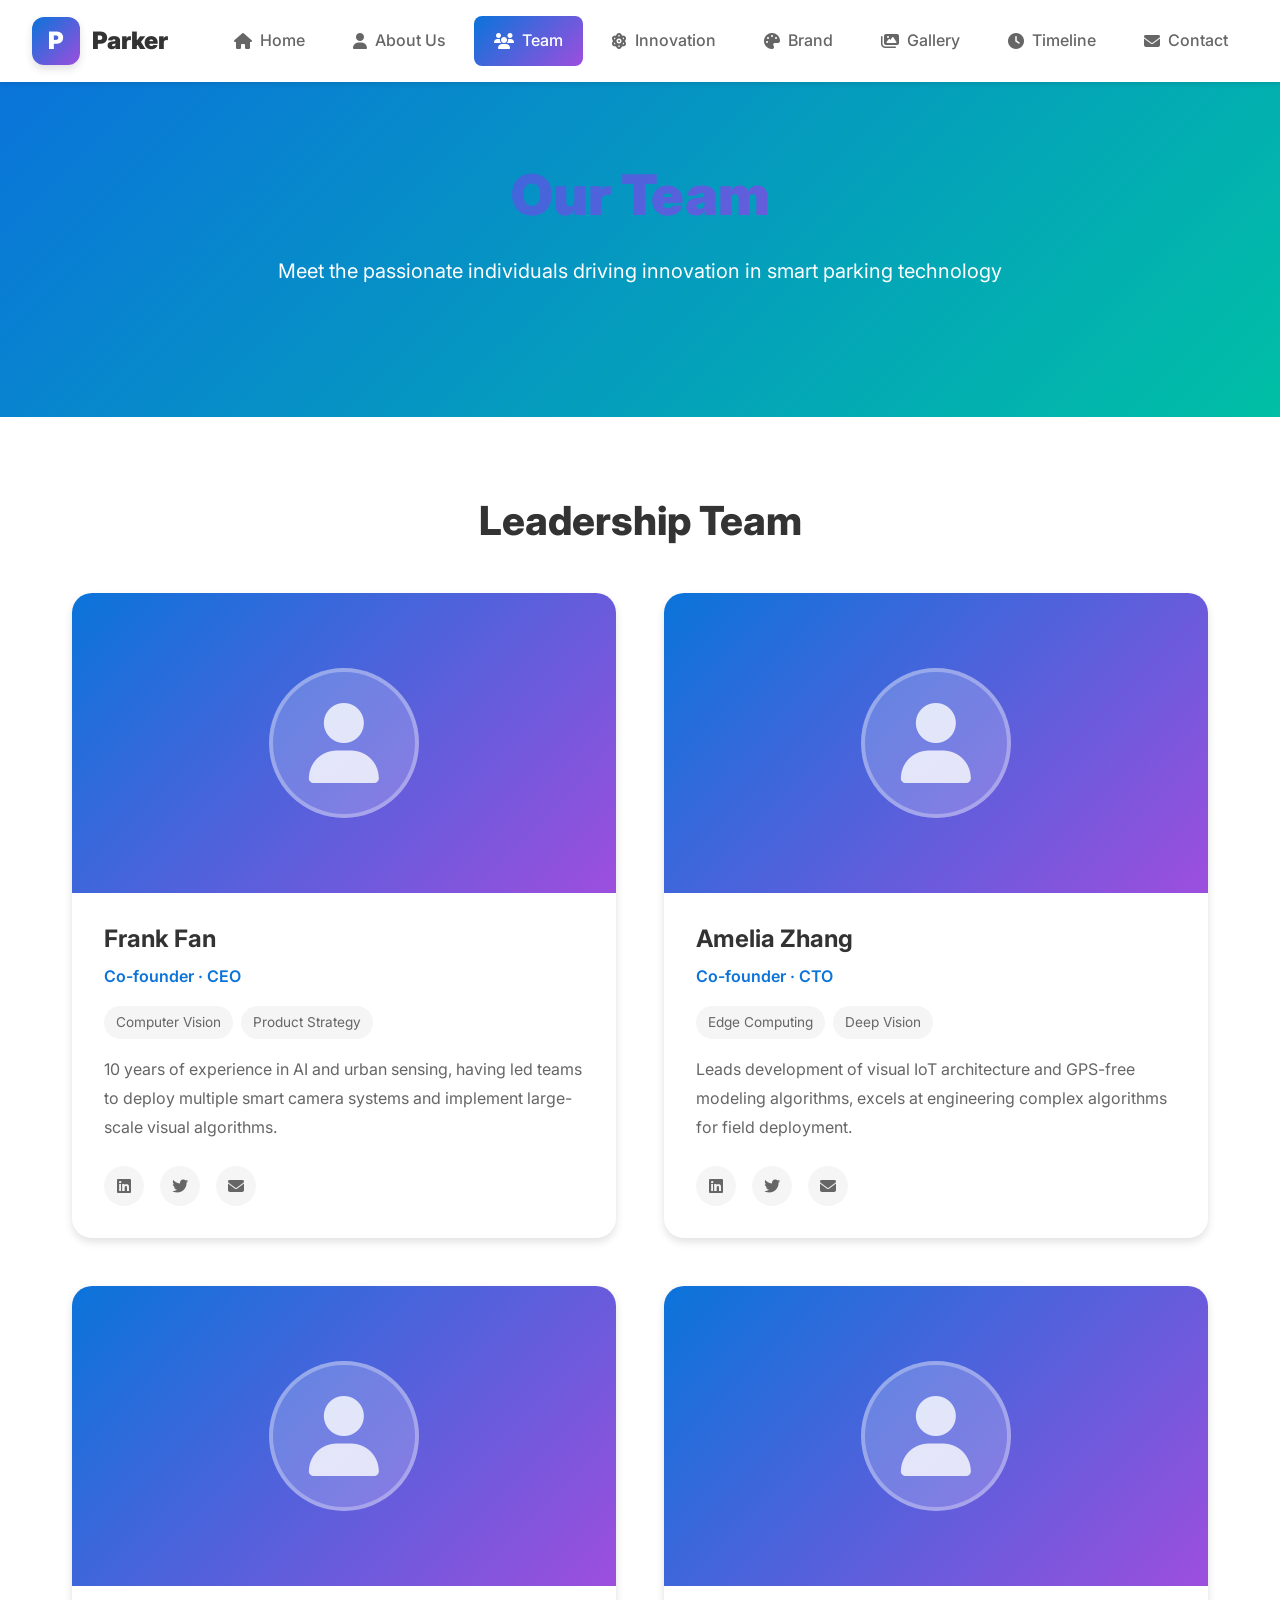
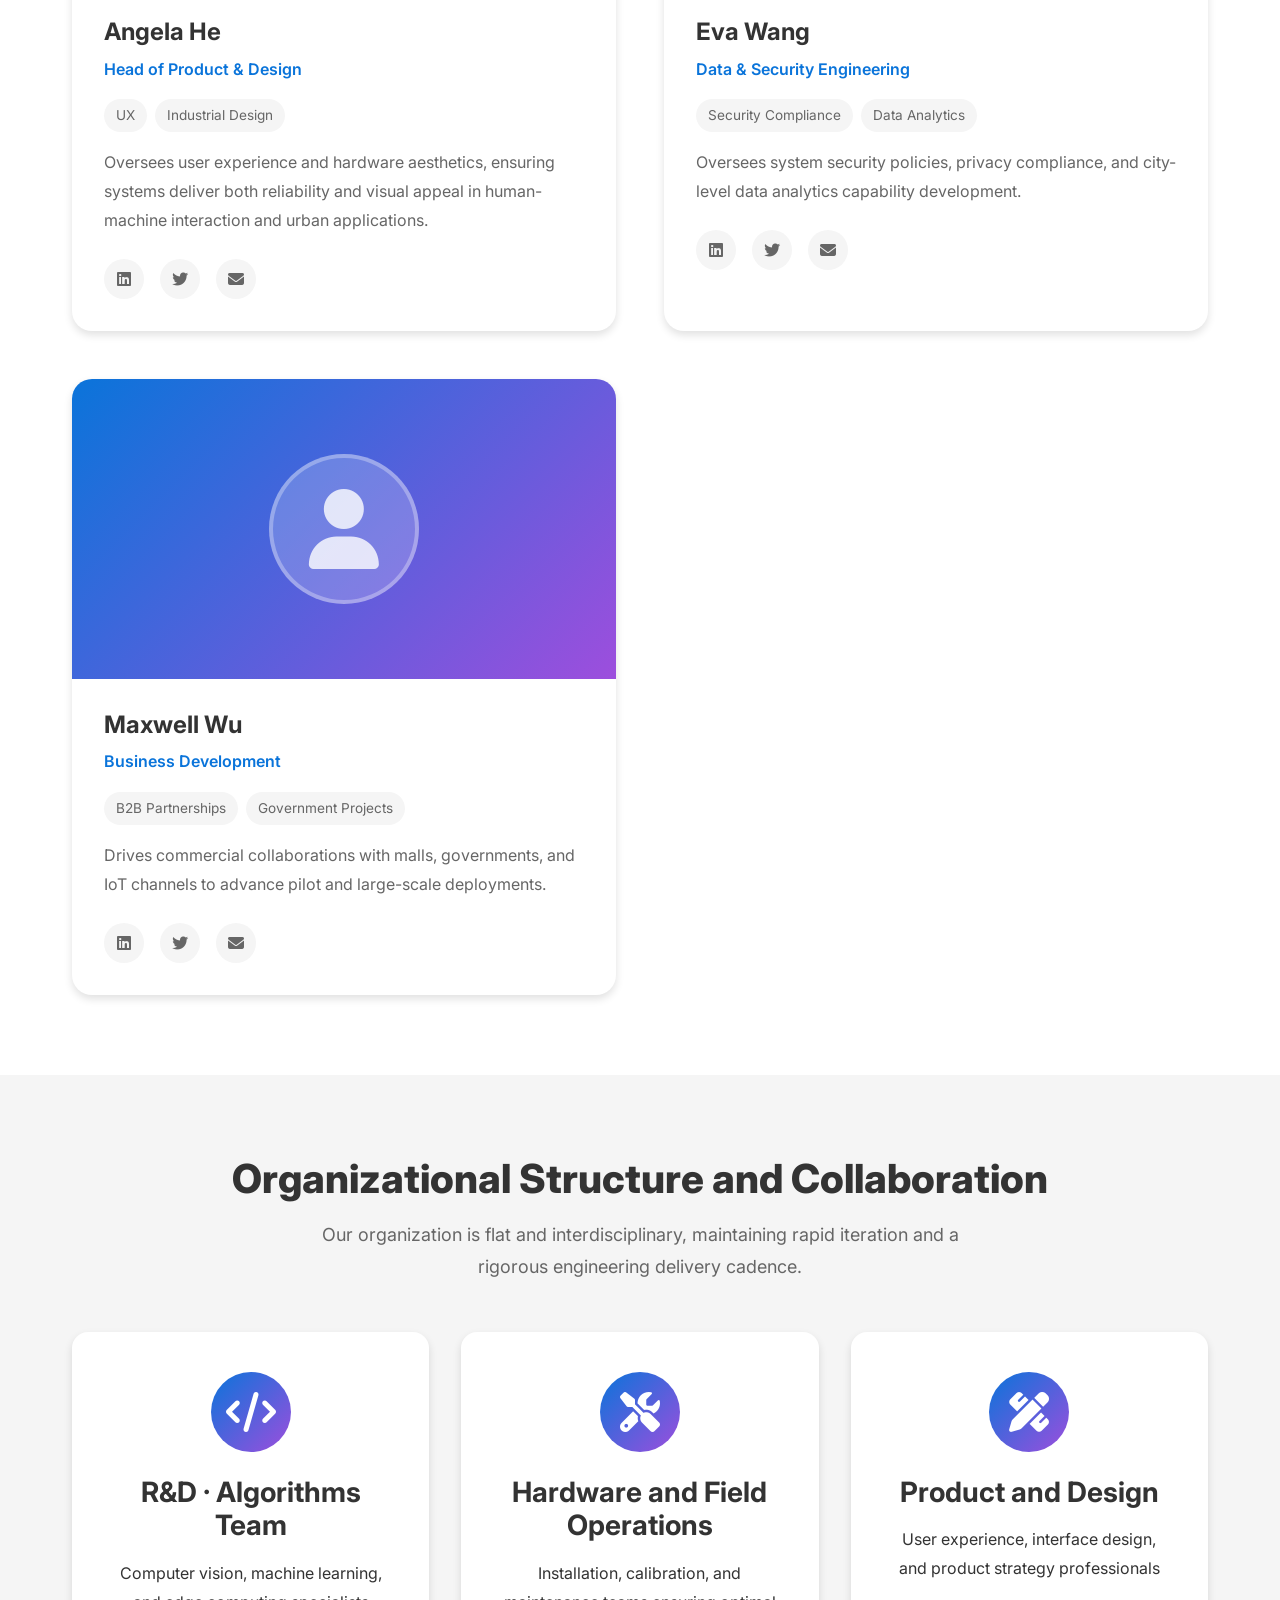
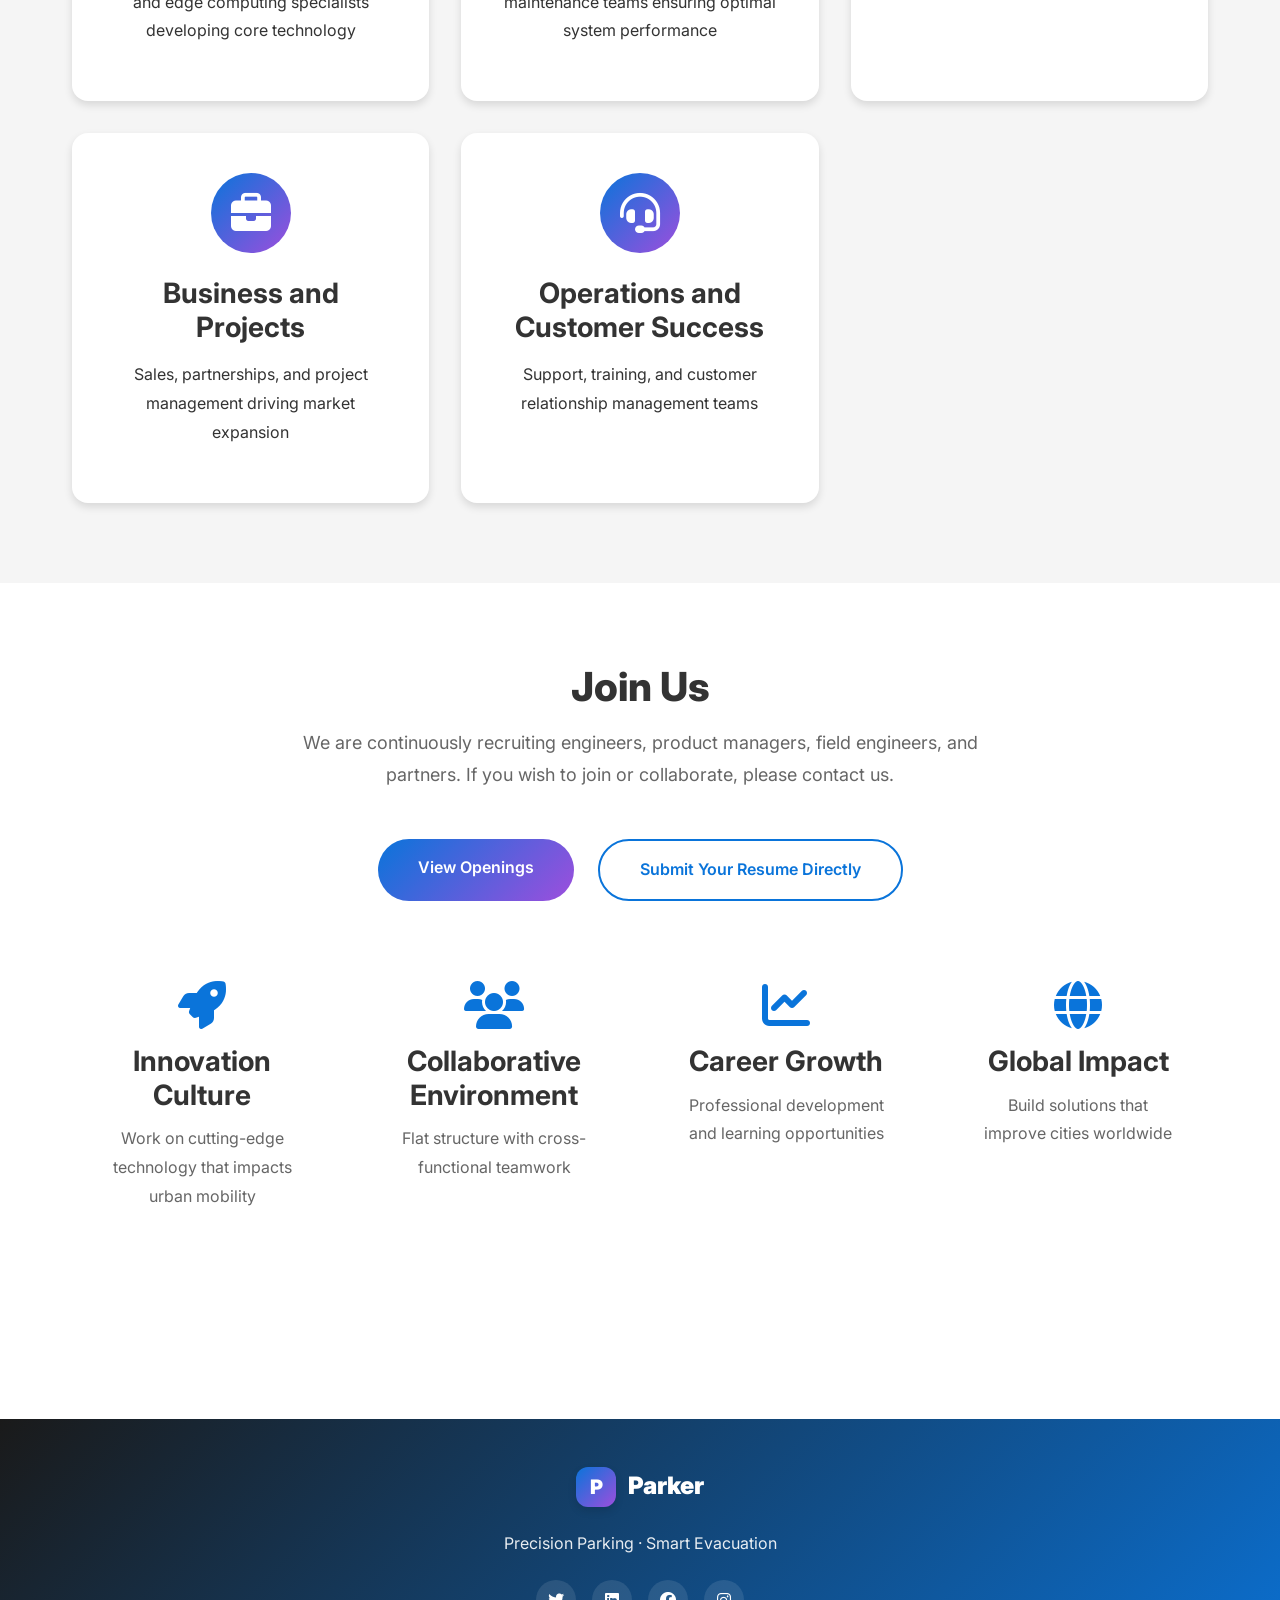
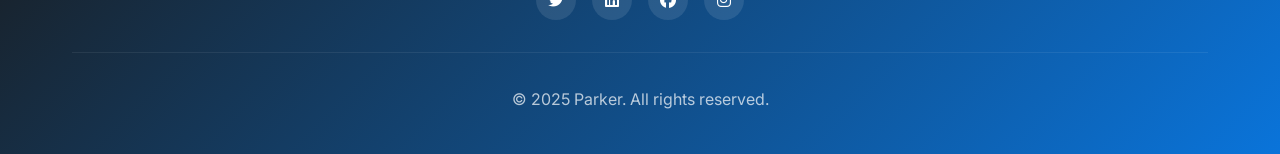
<file: team.html>
<!DOCTYPE html>
<html lang="en">
<head>
    <meta charset="UTF-8">
    <meta name="viewport" content="width=device-width, initial-scale=1.0">
    <title>Team - Parker</title>
    <link rel="stylesheet" href="css/main.css">
    <link rel="stylesheet" href="css/team.css">
    <link rel="stylesheet" href="https://cdn.jsdelivr.net/npm/@fortawesome/fontawesome-free@6.4.0/css/all.min.css">
    <link href="https://fonts.googleapis.com/css2?family=Inter:wght@300;400;500;600;700;800;900&display=swap" rel="stylesheet">
</head>
<body>
    <!-- Navigation -->
    <nav class="navbar">
        <div class="nav-container">
            <div class="logo">
                <div class="logo-icon">P</div>
                <span class="logo-text">Parker</span>
            </div>
            <ul class="nav-menu">
                <li><a href="index.html"><i class="fas fa-home"></i> Home</a></li>
                <li><a href="about.html"><i class="fas fa-user"></i> About Us</a></li>
                <li><a href="team.html" class="active"><i class="fas fa-users"></i> Team</a></li>
                <li><a href="innovation.html"><i class="fas fa-atom"></i> Innovation</a></li>
                <li><a href="brand.html"><i class="fas fa-palette"></i> Brand</a></li>
                <li><a href="gallery.html"><i class="fas fa-images"></i> Gallery</a></li>
                <li><a href="timeline.html"><i class="fas fa-clock"></i> Timeline</a></li>
                <li><a href="contact.html"><i class="fas fa-envelope"></i> Contact</a></li>
            </ul>
            <div class="mobile-menu-toggle">
                <i class="fas fa-bars"></i>
            </div>
        </div>
    </nav>

    <!-- Hero -->
    <section class="team-hero">
        <div class="container">
            <h1 class="page-title">Our Team</h1>
            <p class="page-subtitle">Meet the passionate individuals driving innovation in smart parking technology</p>
        </div>
    </section>

    <!-- Leadership Team -->
    <section class="leadership-team">
        <div class="container">
            <h2 class="section-title">Leadership Team</h2>
            <div class="team-grid">
                <div class="team-member">
                    <div class="member-photo">
                        <div class="photo-placeholder">
                            <i class="fas fa-user"></i>
                        </div>
                    </div>
                    <div class="member-info">
                        <h3>Frank Fan</h3>
                        <p class="member-role">Co-founder · CEO</p>
                        <div class="member-tags">
                            <span class="tag">Computer Vision</span>
                            <span class="tag">Product Strategy</span>
                        </div>
                        <p class="member-bio">10 years of experience in AI and urban sensing, having led teams to deploy multiple smart camera systems and implement large-scale visual algorithms.</p>
                        <div class="member-social">
                            <a href="#"><i class="fab fa-linkedin"></i></a>
                            <a href="#"><i class="fab fa-twitter"></i></a>
                            <a href="#"><i class="fas fa-envelope"></i></a>
                        </div>
                    </div>
                </div>

                <div class="team-member">
                    <div class="member-photo">
                        <div class="photo-placeholder">
                            <i class="fas fa-user"></i>
                        </div>
                    </div>
                    <div class="member-info">
                        <h3>Amelia Zhang</h3>
                        <p class="member-role">Co-founder · CTO</p>
                        <div class="member-tags">
                            <span class="tag">Edge Computing</span>
                            <span class="tag">Deep Vision</span>
                        </div>
                        <p class="member-bio">Leads development of visual IoT architecture and GPS-free modeling algorithms, excels at engineering complex algorithms for field deployment.</p>
                        <div class="member-social">
                            <a href="#"><i class="fab fa-linkedin"></i></a>
                            <a href="#"><i class="fab fa-twitter"></i></a>
                            <a href="#"><i class="fas fa-envelope"></i></a>
                        </div>
                    </div>
                </div>

                <div class="team-member">
                    <div class="member-photo">
                        <div class="photo-placeholder">
                            <i class="fas fa-user"></i>
                        </div>
                    </div>
                    <div class="member-info">
                        <h3>Angela He</h3>
                        <p class="member-role">Head of Product & Design</p>
                        <div class="member-tags">
                            <span class="tag">UX</span>
                            <span class="tag">Industrial Design</span>
                        </div>
                        <p class="member-bio">Oversees user experience and hardware aesthetics, ensuring systems deliver both reliability and visual appeal in human-machine interaction and urban applications.</p>
                        <div class="member-social">
                            <a href="#"><i class="fab fa-linkedin"></i></a>
                            <a href="#"><i class="fab fa-twitter"></i></a>
                            <a href="#"><i class="fas fa-envelope"></i></a>
                        </div>
                    </div>
                </div>

                <div class="team-member">
                    <div class="member-photo">
                        <div class="photo-placeholder">
                            <i class="fas fa-user"></i>
                        </div>
                    </div>
                    <div class="member-info">
                        <h3>Eva Wang</h3>
                        <p class="member-role">Data & Security Engineering</p>
                        <div class="member-tags">
                            <span class="tag">Security Compliance</span>
                            <span class="tag">Data Analytics</span>
                        </div>
                        <p class="member-bio">Oversees system security policies, privacy compliance, and city-level data analytics capability development.</p>
                        <div class="member-social">
                            <a href="#"><i class="fab fa-linkedin"></i></a>
                            <a href="#"><i class="fab fa-twitter"></i></a>
                            <a href="#"><i class="fas fa-envelope"></i></a>
                        </div>
                    </div>
                </div>

                <div class="team-member">
                    <div class="member-photo">
                        <div class="photo-placeholder">
                            <i class="fas fa-user"></i>
                        </div>
                    </div>
                    <div class="member-info">
                        <h3>Maxwell Wu</h3>
                        <p class="member-role">Business Development</p>
                        <div class="member-tags">
                            <span class="tag">B2B Partnerships</span>
                            <span class="tag">Government Projects</span>
                        </div>
                        <p class="member-bio">Drives commercial collaborations with malls, governments, and IoT channels to advance pilot and large-scale deployments.</p>
                        <div class="member-social">
                            <a href="#"><i class="fab fa-linkedin"></i></a>
                            <a href="#"><i class="fab fa-twitter"></i></a>
                            <a href="#"><i class="fas fa-envelope"></i></a>
                        </div>
                    </div>
                </div>
            </div>
        </div>
    </section>

    <!-- Organizational Structure -->
    <section class="org-structure">
        <div class="container">
            <h2 class="section-title">Organizational Structure and Collaboration</h2>
            <p class="section-subtitle">Our organization is flat and interdisciplinary, maintaining rapid iteration and a rigorous engineering delivery cadence.</p>
            
            <div class="departments-grid">
                <div class="department-card">
                    <div class="dept-icon">
                        <i class="fas fa-code"></i>
                    </div>
                    <h3>R&D · Algorithms Team</h3>
                    <p>Computer vision, machine learning, and edge computing specialists developing core technology</p>
                </div>
                <div class="department-card">
                    <div class="dept-icon">
                        <i class="fas fa-tools"></i>
                    </div>
                    <h3>Hardware and Field Operations</h3>
                    <p>Installation, calibration, and maintenance teams ensuring optimal system performance</p>
                </div>
                <div class="department-card">
                    <div class="dept-icon">
                        <i class="fas fa-pencil-ruler"></i>
                    </div>
                    <h3>Product and Design</h3>
                    <p>User experience, interface design, and product strategy professionals</p>
                </div>
                <div class="department-card">
                    <div class="dept-icon">
                        <i class="fas fa-briefcase"></i>
                    </div>
                    <h3>Business and Projects</h3>
                    <p>Sales, partnerships, and project management driving market expansion</p>
                </div>
                <div class="department-card">
                    <div class="dept-icon">
                        <i class="fas fa-headset"></i>
                    </div>
                    <h3>Operations and Customer Success</h3>
                    <p>Support, training, and customer relationship management teams</p>
                </div>
            </div>
        </div>
    </section>

    <!-- Join Us -->
    <section class="join-us">
        <div class="container">
            <h2 class="section-title">Join Us</h2>
            <p class="section-subtitle">We are continuously recruiting engineers, product managers, field engineers, and partners. If you wish to join or collaborate, please contact us.</p>
            <div class="join-actions">
                <a href="contact.html" class="join-btn primary">View Openings</a>
                <a href="contact.html" class="join-btn secondary">Submit Your Resume Directly</a>
            </div>
            
            <div class="benefits-grid">
                <div class="benefit-item">
                    <i class="fas fa-rocket"></i>
                    <h3>Innovation Culture</h3>
                    <p>Work on cutting-edge technology that impacts urban mobility</p>
                </div>
                <div class="benefit-item">
                    <i class="fas fa-users"></i>
                    <h3>Collaborative Environment</h3>
                    <p>Flat structure with cross-functional teamwork</p>
                </div>
                <div class="benefit-item">
                    <i class="fas fa-chart-line"></i>
                    <h3>Career Growth</h3>
                    <p>Professional development and learning opportunities</p>
                </div>
                <div class="benefit-item">
                    <i class="fas fa-globe"></i>
                    <h3>Global Impact</h3>
                    <p>Build solutions that improve cities worldwide</p>
                </div>
            </div>
        </div>
    </section>

    <!-- Footer -->
    <footer class="footer">
        <div class="container">
            <div class="footer-content">
                <div class="footer-logo">
                    <div class="logo-icon">P</div>
                    <span class="logo-text">Parker</span>
                </div>
                <div class="footer-tagline">Precision Parking · Smart Evacuation</div>
                <div class="social-links">
                    <a href="#"><i class="fab fa-twitter"></i></a>
                    <a href="#"><i class="fab fa-linkedin"></i></a>
                    <a href="#"><i class="fab fa-facebook"></i></a>
                    <a href="#"><i class="fab fa-instagram"></i></a>
                </div>
            </div>
            <div class="footer-bottom">
                <p>&copy; 2025 Parker. All rights reserved.</p>
            </div>
        </div>
    </footer>

    <script src="js/main.js"></script>
</body>
</html>
</file>
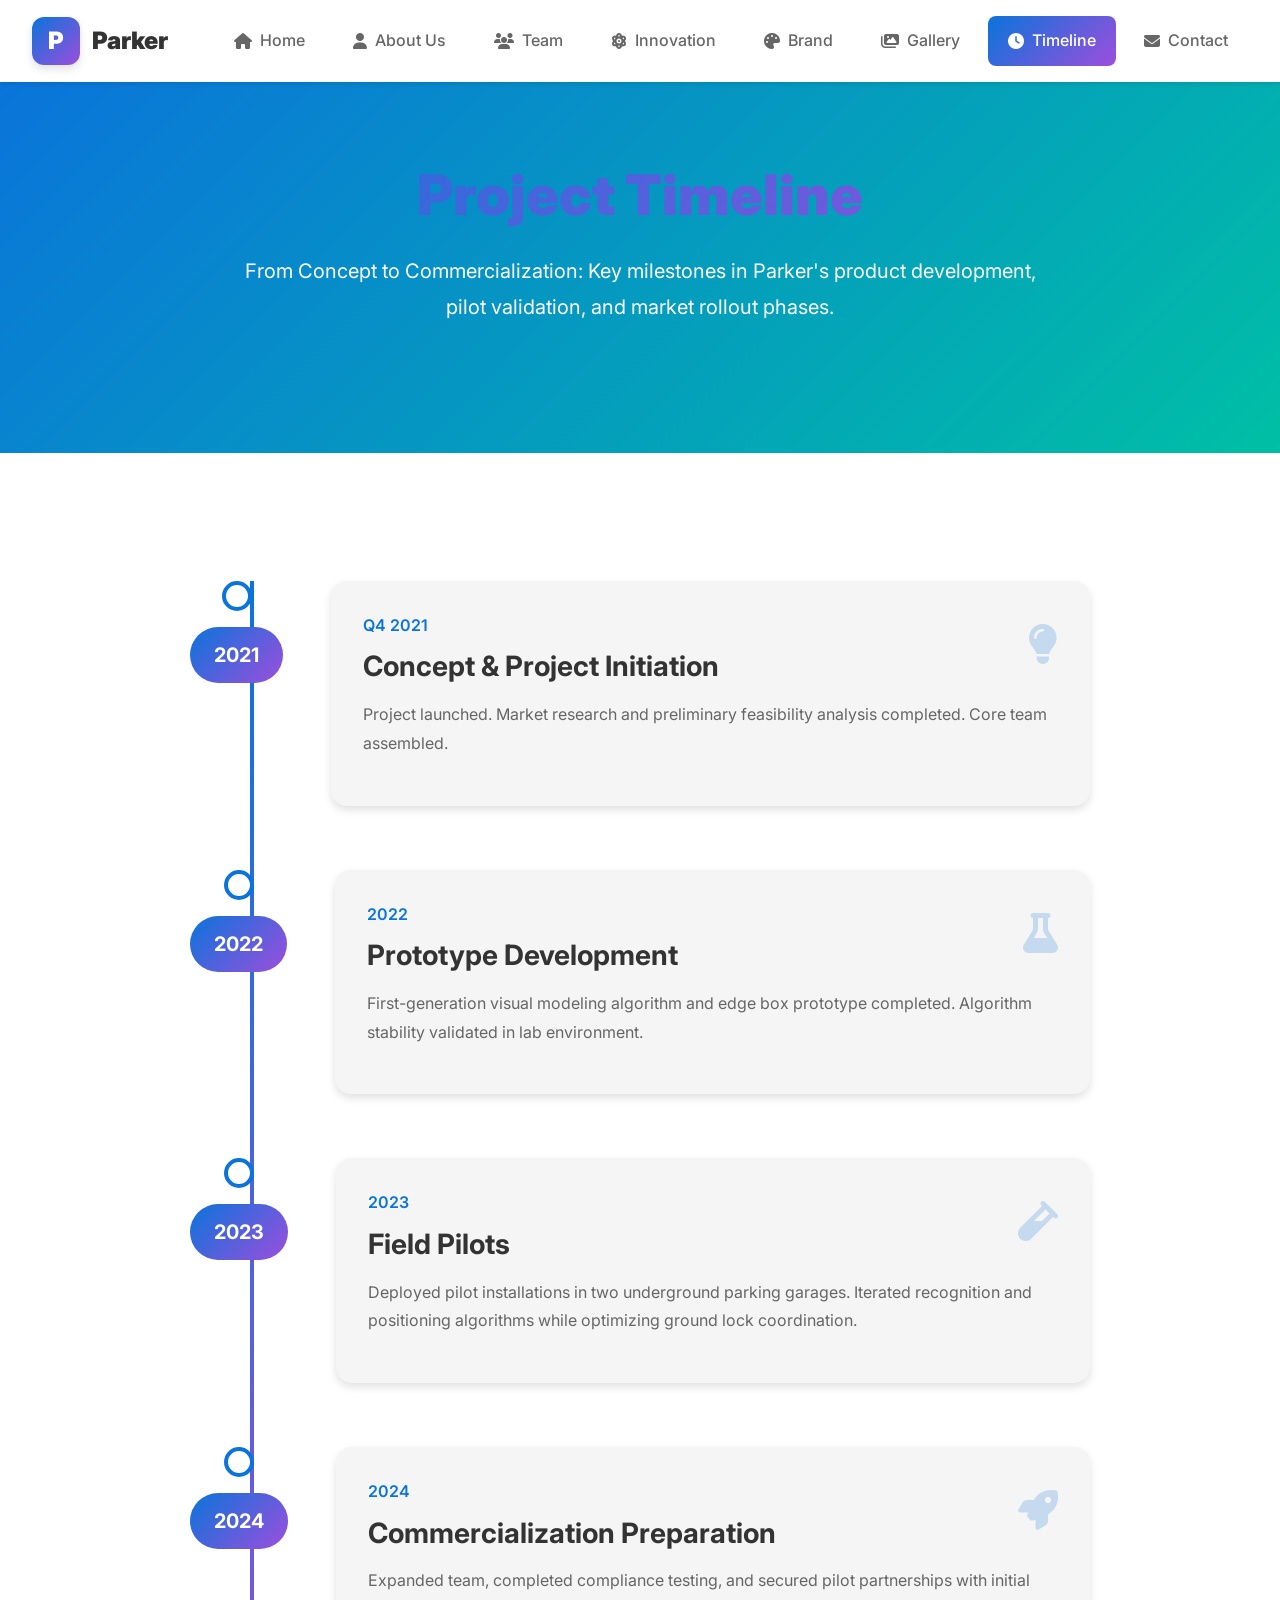
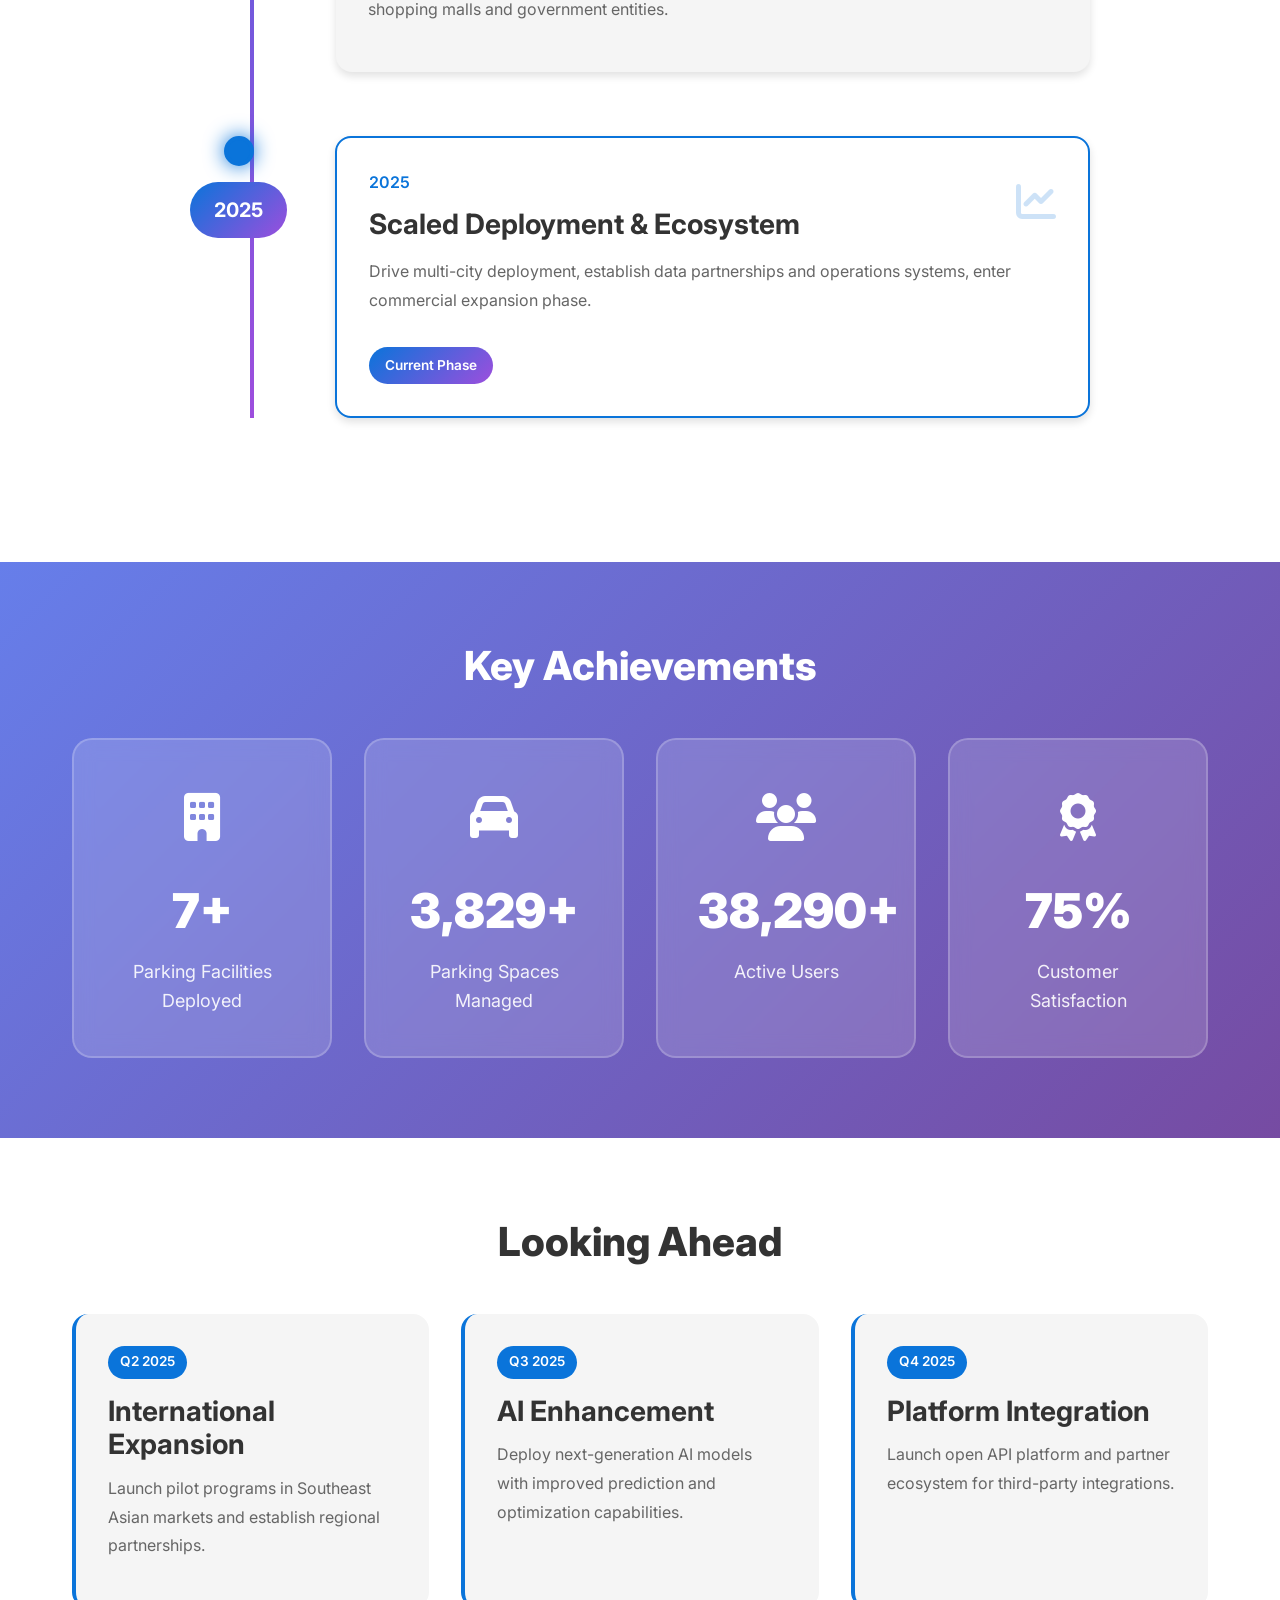
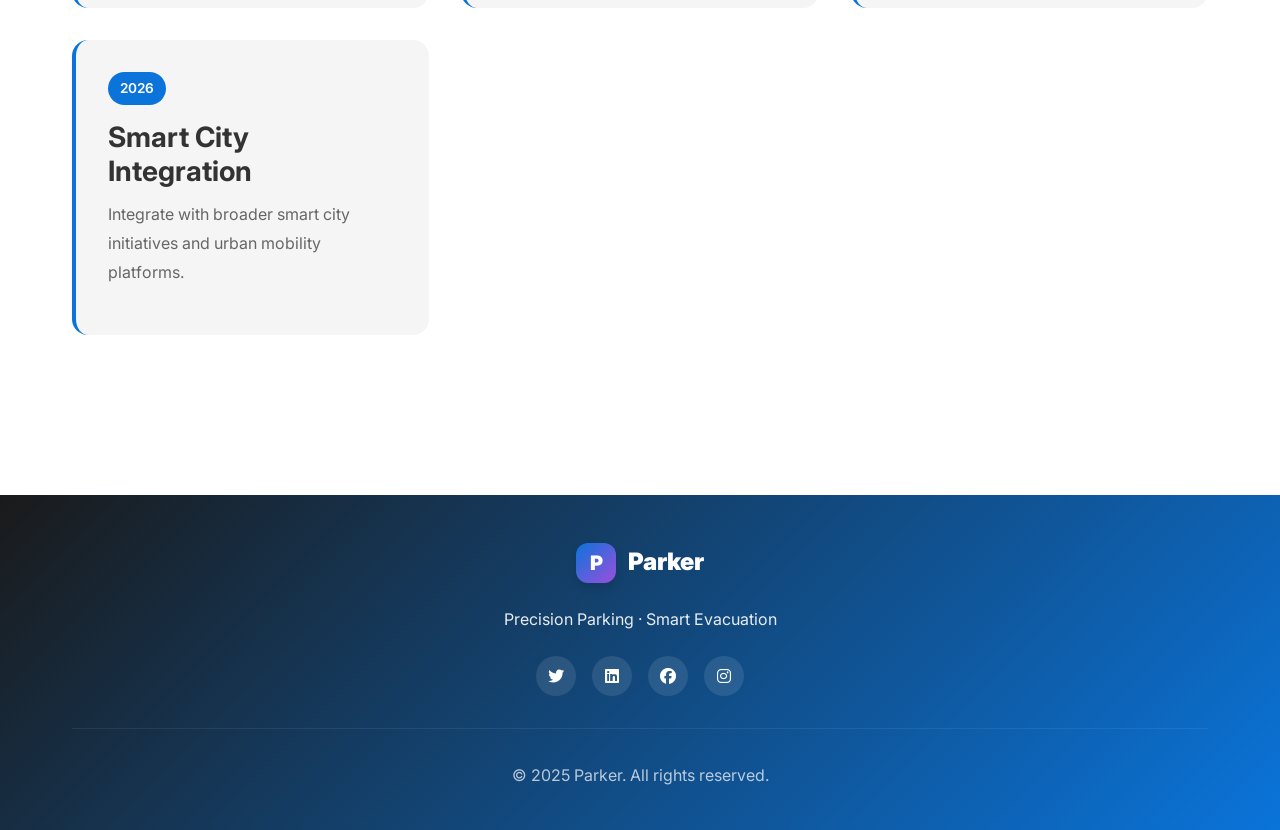
<file: timeline.html>
<!DOCTYPE html>
<html lang="en">
<head>
    <meta charset="UTF-8">
    <meta name="viewport" content="width=device-width, initial-scale=1.0">
    <title>Timeline - Parker</title>
    <link rel="stylesheet" href="css/main.css">
    <link rel="stylesheet" href="css/timeline.css">
    <link rel="stylesheet" href="https://cdn.jsdelivr.net/npm/@fortawesome/fontawesome-free@6.4.0/css/all.min.css">
    <link href="https://fonts.googleapis.com/css2?family=Inter:wght@300;400;500;600;700;800;900&display=swap" rel="stylesheet">
</head>
<body>
    <!-- Navigation -->
    <nav class="navbar">
        <div class="nav-container">
            <div class="logo">
                <div class="logo-icon">P</div>
                <span class="logo-text">Parker</span>
            </div>
            <ul class="nav-menu">
                <li><a href="index.html"><i class="fas fa-home"></i> Home</a></li>
                <li><a href="about.html"><i class="fas fa-user"></i> About Us</a></li>
                <li><a href="team.html"><i class="fas fa-users"></i> Team</a></li>
                <li><a href="innovation.html"><i class="fas fa-atom"></i> Innovation</a></li>
                <li><a href="brand.html"><i class="fas fa-palette"></i> Brand</a></li>
                <li><a href="gallery.html"><i class="fas fa-images"></i> Gallery</a></li>
                <li><a href="timeline.html" class="active"><i class="fas fa-clock"></i> Timeline</a></li>
                <li><a href="contact.html"><i class="fas fa-envelope"></i> Contact</a></li>
            </ul>
            <div class="mobile-menu-toggle">
                <i class="fas fa-bars"></i>
            </div>
        </div>
    </nav>

    <!-- Hero -->
    <section class="timeline-hero">
        <div class="container">
            <h1 class="page-title">Project Timeline</h1>
            <p class="page-subtitle">From Concept to Commercialization: Key milestones in Parker's product development, pilot validation, and market rollout phases.</p>
        </div>
    </section>

    <!-- Timeline -->
    <section class="timeline-section">
        <div class="container">
            <div class="timeline">
                <!-- 2021 -->
                <div class="timeline-item">
                    <div class="timeline-marker">
                        <div class="marker-dot"></div>
                        <div class="marker-year">2021</div>
                    </div>
                    <div class="timeline-content">
                        <div class="timeline-date">Q4 2021</div>
                        <h3>Concept & Project Initiation</h3>
                        <p>Project launched. Market research and preliminary feasibility analysis completed. Core team assembled.</p>
                        <div class="timeline-icon">
                            <i class="fas fa-lightbulb"></i>
                        </div>
                    </div>
                </div>

                <!-- 2022 -->
                <div class="timeline-item">
                    <div class="timeline-marker">
                        <div class="marker-dot"></div>
                        <div class="marker-year">2022</div>
                    </div>
                    <div class="timeline-content">
                        <div class="timeline-date">2022</div>
                        <h3>Prototype Development</h3>
                        <p>First-generation visual modeling algorithm and edge box prototype completed. Algorithm stability validated in lab environment.</p>
                        <div class="timeline-icon">
                            <i class="fas fa-flask"></i>
                        </div>
                    </div>
                </div>

                <!-- 2023 -->
                <div class="timeline-item">
                    <div class="timeline-marker">
                        <div class="marker-dot"></div>
                        <div class="marker-year">2023</div>
                    </div>
                    <div class="timeline-content">
                        <div class="timeline-date">2023</div>
                        <h3>Field Pilots</h3>
                        <p>Deployed pilot installations in two underground parking garages. Iterated recognition and positioning algorithms while optimizing ground lock coordination.</p>
                        <div class="timeline-icon">
                            <i class="fas fa-vial"></i>
                        </div>
                    </div>
                </div>

                <!-- 2024 -->
                <div class="timeline-item">
                    <div class="timeline-marker">
                        <div class="marker-dot"></div>
                        <div class="marker-year">2024</div>
                    </div>
                    <div class="timeline-content">
                        <div class="timeline-date">2024</div>
                        <h3>Commercialization Preparation</h3>
                        <p>Expanded team, completed compliance testing, and secured pilot partnerships with initial shopping malls and government entities.</p>
                        <div class="timeline-icon">
                            <i class="fas fa-rocket"></i>
                        </div>
                    </div>
                </div>

                <!-- 2025 -->
                <div class="timeline-item active">
                    <div class="timeline-marker">
                        <div class="marker-dot"></div>
                        <div class="marker-year">2025</div>
                    </div>
                    <div class="timeline-content">
                        <div class="timeline-date">2025</div>
                        <h3>Scaled Deployment & Ecosystem</h3>
                        <p>Drive multi-city deployment, establish data partnerships and operations systems, enter commercial expansion phase.</p>
                        <div class="timeline-icon">
                            <i class="fas fa-chart-line"></i>
                        </div>
                        <div class="current-badge">Current Phase</div>
                    </div>
                </div>
            </div>
        </div>
    </section>

    <!-- Key Achievements -->
    <section class="achievements-section">
        <div class="container">
            <h2 class="section-title">Key Achievements</h2>
            <div class="achievements-grid">
                <div class="achievement-card">
                    <div class="achievement-icon">
                        <i class="fas fa-building"></i>
                    </div>
                    <div class="achievement-number">10+</div>
                    <div class="achievement-label">Parking Facilities Deployed</div>
                </div>
                <div class="achievement-card">
                    <div class="achievement-icon">
                        <i class="fas fa-car"></i>
                    </div>
                    <div class="achievement-number">5,000+</div>
                    <div class="achievement-label">Parking Spaces Managed</div>
                </div>
                <div class="achievement-card">
                    <div class="achievement-icon">
                        <i class="fas fa-users"></i>
                    </div>
                    <div class="achievement-number">50,000+</div>
                    <div class="achievement-label">Active Users</div>
                </div>
                <div class="achievement-card">
                    <div class="achievement-icon">
                        <i class="fas fa-award"></i>
                    </div>
                    <div class="achievement-number">98%</div>
                    <div class="achievement-label">Customer Satisfaction</div>
                </div>
            </div>
        </div>
    </section>

    <!-- Future Roadmap -->
    <section class="roadmap-section">
        <div class="container">
            <h2 class="section-title">Looking Ahead</h2>
            <div class="roadmap-content">
                <div class="roadmap-item">
                    <div class="roadmap-quarter">Q2 2025</div>
                    <h3>International Expansion</h3>
                    <p>Launch pilot programs in Southeast Asian markets and establish regional partnerships.</p>
                </div>
                <div class="roadmap-item">
                    <div class="roadmap-quarter">Q3 2025</div>
                    <h3>AI Enhancement</h3>
                    <p>Deploy next-generation AI models with improved prediction and optimization capabilities.</p>
                </div>
                <div class="roadmap-item">
                    <div class="roadmap-quarter">Q4 2025</div>
                    <h3>Platform Integration</h3>
                    <p>Launch open API platform and partner ecosystem for third-party integrations.</p>
                </div>
                <div class="roadmap-item">
                    <div class="roadmap-quarter">2026</div>
                    <h3>Smart City Integration</h3>
                    <p>Integrate with broader smart city initiatives and urban mobility platforms.</p>
                </div>
            </div>
        </div>
    </section>

    <!-- Footer -->
    <footer class="footer">
        <div class="container">
            <div class="footer-content">
                <div class="footer-logo">
                    <div class="logo-icon">P</div>
                    <span class="logo-text">Parker</span>
                </div>
                <div class="footer-tagline">Precision Parking · Smart Evacuation</div>
                <div class="social-links">
                    <a href="#"><i class="fab fa-twitter"></i></a>
                    <a href="#"><i class="fab fa-linkedin"></i></a>
                    <a href="#"><i class="fab fa-facebook"></i></a>
                    <a href="#"><i class="fab fa-instagram"></i></a>
                </div>
            </div>
            <div class="footer-bottom">
                <p>&copy; 2025 Parker. All rights reserved.</p>
            </div>
        </div>
    </footer>

    <script src="js/main.js"></script>
    <script src="js/timeline.js"></script>
</body>
</html>
</file>
<file: css/main.css>
/* ==========================================
   PARKER - Main CSS
   Modern Smart Parking Navigation System
   ========================================== */

/* CSS Variables */
:root {
    /* Brand Colors */
    --primary-blue: #0A74DA;
    --secondary-black: #000000;
    --accent-purple: #9D4EDD;
    --tech-cyan: #00BFA5;
    
    /* Neutrals */
    --white: #FFFFFF;
    --light-gray: #F5F5F5;
    --medium-gray: #CCCCCC;
    --dark-gray: #333333;
    --text-gray: #666666;
    
    /* Spacing */
    --spacing-xs: 0.5rem;
    --spacing-sm: 1rem;
    --spacing-md: 2rem;
    --spacing-lg: 3rem;
    --spacing-xl: 4rem;
    
    /* Typography */
    --font-family: 'Inter', -apple-system, BlinkMacSystemFont, 'Segoe UI', sans-serif;
    --font-weight-light: 300;
    --font-weight-regular: 400;
    --font-weight-medium: 500;
    --font-weight-semibold: 600;
    --font-weight-bold: 700;
    --font-weight-extrabold: 800;
    --font-weight-black: 900;
    
    /* Transitions */
    --transition-fast: 0.2s ease;
    --transition-normal: 0.3s ease;
    --transition-slow: 0.5s ease;
    
    /* Shadows */
    --shadow-sm: 0 2px 4px rgba(0, 0, 0, 0.1);
    --shadow-md: 0 4px 8px rgba(0, 0, 0, 0.12);
    --shadow-lg: 0 8px 16px rgba(0, 0, 0, 0.15);
    --shadow-xl: 0 12px 24px rgba(0, 0, 0, 0.18);
}

/* ==========================================
   Global Styles
   ========================================== */

* {
    margin: 0;
    padding: 0;
    box-sizing: border-box;
}

html {
    scroll-behavior: smooth;
}

body {
    font-family: var(--font-family);
    font-size: 16px;
    line-height: 1.6;
    color: var(--dark-gray);
    background-color: var(--white);
    overflow-x: hidden;
}

.container {
    max-width: 1200px;
    margin: 0 auto;
    padding: 0 var(--spacing-md);
}

/* ==========================================
   Navigation
   ========================================== */

.navbar {
    position: sticky;
    top: 0;
    background: rgba(255, 255, 255, 0.95);
    backdrop-filter: blur(10px);
    box-shadow: var(--shadow-sm);
    z-index: 1000;
    transition: var(--transition-normal);
}

.nav-container {
    max-width: 1400px;
    margin: 0 auto;
    padding: 1rem 2rem;
    display: flex;
    justify-content: space-between;
    align-items: center;
}

.logo {
    display: flex;
    align-items: center;
    gap: 0.75rem;
    text-decoration: none;
    color: var(--dark-gray);
    font-weight: var(--font-weight-bold);
    font-size: 1.5rem;
    cursor: pointer;
}

.logo-icon {
    width: 48px;
    height: 48px;
    background: linear-gradient(135deg, var(--primary-blue), var(--accent-purple));
    border-radius: 12px;
    display: flex;
    align-items: center;
    justify-content: center;
    color: var(--white);
    font-size: 1.5rem;
    font-weight: var(--font-weight-black);
    box-shadow: var(--shadow-md);
}

.logo-text {
    color: var(--dark-gray);
    font-weight: var(--font-weight-black);
}

.nav-menu {
    display: flex;
    list-style: none;
    gap: 0.5rem;
    align-items: center;
}

.nav-menu li a {
    display: flex;
    align-items: center;
    gap: 0.5rem;
    padding: 0.75rem 1.25rem;
    text-decoration: none;
    color: var(--text-gray);
    font-weight: var(--font-weight-medium);
    border-radius: 8px;
    transition: var(--transition-fast);
}

.nav-menu li a:hover {
    background: var(--light-gray);
    color: var(--primary-blue);
}

.nav-menu li a.active {
    background: linear-gradient(135deg, var(--primary-blue), var(--accent-purple));
    color: var(--white);
}

.nav-menu li a i {
    font-size: 1rem;
}

.mobile-menu-toggle {
    display: none;
    font-size: 1.5rem;
    color: var(--dark-gray);
    cursor: pointer;
}

/* ==========================================
   Typography
   ========================================== */

h1, h2, h3, h4, h5, h6 {
    font-weight: var(--font-weight-bold);
    line-height: 1.2;
    margin-bottom: 1rem;
    color: var(--dark-gray);
}

h1 {
    font-size: 3rem;
    font-weight: var(--font-weight-black);
}

h2 {
    font-size: 2.5rem;
    font-weight: var(--font-weight-extrabold);
}

h3 {
    font-size: 1.75rem;
}

h4 {
    font-size: 1.5rem;
}

p {
    margin-bottom: 1rem;
    line-height: 1.8;
}

a {
    color: var(--primary-blue);
    transition: var(--transition-fast);
}

a:hover {
    color: var(--accent-purple);
}

/* ==========================================
   Common Components
   ========================================== */

.page-title {
    font-size: 3.5rem;
    font-weight: var(--font-weight-black);
    text-align: center;
    margin-bottom: 1.5rem;
    background: linear-gradient(135deg, var(--primary-blue), var(--accent-purple));
    -webkit-background-clip: text;
    -webkit-text-fill-color: transparent;
    background-clip: text;
}

.page-subtitle {
    font-size: 1.25rem;
    text-align: center;
    color: var(--text-gray);
    max-width: 800px;
    margin: 0 auto 3rem;
    line-height: 1.8;
}

.section-title {
    font-size: 2.5rem;
    font-weight: var(--font-weight-extrabold);
    text-align: center;
    margin-bottom: 1rem;
    color: var(--dark-gray);
}

.section-subtitle {
    font-size: 1.125rem;
    text-align: center;
    color: var(--text-gray);
    max-width: 700px;
    margin: 0 auto 3rem;
    line-height: 1.8;
}

/* Buttons */
.btn, .submit-btn, .cta-btn {
    display: inline-block;
    padding: 1rem 2.5rem;
    background: linear-gradient(135deg, var(--primary-blue), var(--accent-purple));
    color: var(--white);
    border: none;
    border-radius: 50px;
    font-size: 1.125rem;
    font-weight: var(--font-weight-semibold);
    text-decoration: none;
    cursor: pointer;
    transition: var(--transition-normal);
    box-shadow: var(--shadow-md);
}

.btn:hover, .submit-btn:hover, .cta-btn:hover {
    transform: translateY(-2px);
    box-shadow: var(--shadow-lg);
}

.btn-secondary {
    background: var(--white);
    color: var(--primary-blue);
    border: 2px solid var(--primary-blue);
}

/* Cards */
.card {
    background: var(--white);
    border-radius: 16px;
    padding: 2rem;
    box-shadow: var(--shadow-md);
    transition: var(--transition-normal);
}

.card:hover {
    transform: translateY(-5px);
    box-shadow: var(--shadow-lg);
}

/* ==========================================
   Footer
   ========================================== */

.footer {
    background: linear-gradient(135deg, #1a1a1a, #0A74DA);
    color: var(--white);
    padding: 3rem 0 1.5rem;
    margin-top: 5rem;
}

.footer-content {
    display: flex;
    flex-direction: column;
    align-items: center;
    gap: 1.5rem;
    margin-bottom: 2rem;
}

.footer-logo {
    display: flex;
    align-items: center;
    gap: 0.75rem;
}

.footer-logo .logo-icon {
    width: 40px;
    height: 40px;
    font-size: 1.25rem;
}

.footer-logo .logo-text {
    color: var(--white);
    font-size: 1.5rem;
}

.footer-tagline {
    font-size: 1rem;
    opacity: 0.9;
}

.social-links {
    display: flex;
    gap: 1rem;
}

.social-links a {
    width: 40px;
    height: 40px;
    display: flex;
    align-items: center;
    justify-content: center;
    background: rgba(255, 255, 255, 0.1);
    border-radius: 50%;
    color: var(--white);
    text-decoration: none;
    transition: var(--transition-fast);
}

.social-links a:hover {
    background: rgba(255, 255, 255, 0.2);
    transform: translateY(-2px);
}

.footer-bottom {
    text-align: center;
    padding-top: 2rem;
    border-top: 1px solid rgba(255, 255, 255, 0.1);
    opacity: 0.7;
}

/* ==========================================
   Responsive Design
   ========================================== */

@media (max-width: 1024px) {
    .nav-menu {
        gap: 0.25rem;
    }
    
    .nav-menu li a {
        padding: 0.5rem 1rem;
        font-size: 0.9rem;
    }
    
    h1 {
        font-size: 2.5rem;
    }
    
    h2 {
        font-size: 2rem;
    }
    
    .page-title {
        font-size: 2.75rem;
    }
}

@media (max-width: 768px) {
    .nav-menu {
        position: fixed;
        left: -100%;
        top: 80px;
        flex-direction: column;
        background: rgba(255, 255, 255, 0.98);
        width: 100%;
        padding: 2rem;
        box-shadow: var(--shadow-lg);
        transition: var(--transition-normal);
    }
    
    .nav-menu.active {
        left: 0;
    }
    
    .nav-menu li {
        width: 100%;
    }
    
    .nav-menu li a {
        width: 100%;
        justify-content: flex-start;
        padding: 1rem;
    }
    
    .mobile-menu-toggle {
        display: block;
    }
    
    .container {
        padding: 0 1rem;
    }
    
    h1 {
        font-size: 2rem;
    }
    
    h2 {
        font-size: 1.75rem;
    }
    
    .page-title {
        font-size: 2rem;
    }
    
    .section-title {
        font-size: 1.75rem;
    }
}

/* ==========================================
   Animations
   ========================================== */

@keyframes fadeIn {
    from {
        opacity: 0;
        transform: translateY(20px);
    }
    to {
        opacity: 1;
        transform: translateY(0);
    }
}

@keyframes slideInLeft {
    from {
        opacity: 0;
        transform: translateX(-50px);
    }
    to {
        opacity: 1;
        transform: translateX(0);
    }
}

@keyframes slideInRight {
    from {
        opacity: 0;
        transform: translateX(50px);
    }
    to {
        opacity: 1;
        transform: translateX(0);
    }
}

@keyframes pulse {
    0%, 100% {
        opacity: 1;
    }
    50% {
        opacity: 0.5;
    }
}

.fade-in {
    animation: fadeIn 0.6s ease-out;
}

.slide-in-left {
    animation: slideInLeft 0.6s ease-out;
}

.slide-in-right {
    animation: slideInRight 0.6s ease-out;
}

/* ==========================================
   Utility Classes
   ========================================== */

.text-center {
    text-align: center;
}

.text-primary {
    color: var(--primary-blue);
}

.text-accent {
    color: var(--accent-purple);
}

.mt-1 { margin-top: var(--spacing-sm); }
.mt-2 { margin-top: var(--spacing-md); }
.mt-3 { margin-top: var(--spacing-lg); }
.mt-4 { margin-top: var(--spacing-xl); }

.mb-1 { margin-bottom: var(--spacing-sm); }
.mb-2 { margin-bottom: var(--spacing-md); }
.mb-3 { margin-bottom: var(--spacing-lg); }
.mb-4 { margin-bottom: var(--spacing-xl); }

.py-1 { padding-top: var(--spacing-sm); padding-bottom: var(--spacing-sm); }
.py-2 { padding-top: var(--spacing-md); padding-bottom: var(--spacing-md); }
.py-3 { padding-top: var(--spacing-lg); padding-bottom: var(--spacing-lg); }
.py-4 { padding-top: var(--spacing-xl); padding-bottom: var(--spacing-xl); }
</file>
<file: css/home.css>
/* ==========================================
   HOME PAGE STYLES
   ========================================== */

/* Hero Section */
.hero {
    position: relative;
    min-height: 90vh;
    display: flex;
    align-items: center;
    justify-content: center;
    overflow: hidden;
    background: linear-gradient(135deg, #0A74DA 0%, #00BFA5 100%);
}

.hero-background {
    position: absolute;
    top: 0;
    left: 0;
    width: 100%;
    height: 100%;
    z-index: 1;
}

#parkingCanvas {
    width: 100%;
    height: 100%;
    opacity: 0.3;
}

.hero-content {
    position: relative;
    z-index: 2;
    text-align: center;
    color: var(--white);
    padding: 2rem;
    max-width: 1000px;
}

.hero-title {
    font-size: 4rem;
    font-weight: var(--font-weight-black);
    margin-bottom: 1.5rem;
    line-height: 1.1;
    text-shadow: 0 4px 12px rgba(0, 0, 0, 0.3);
}

.hero-subtitle {
    font-size: 1.5rem;
    margin-bottom: 3rem;
    line-height: 1.6;
    opacity: 0.95;
    font-weight: var(--font-weight-regular);
}

.hero-stats {
    display: grid;
    grid-template-columns: repeat(auto-fit, minmax(250px, 1fr));
    gap: 2rem;
    margin-top: 3rem;
}

.stat-item {
    background: rgba(255, 255, 255, 0.15);
    backdrop-filter: blur(10px);
    padding: 2rem;
    border-radius: 16px;
    border: 1px solid rgba(255, 255, 255, 0.2);
    transition: var(--transition-normal);
}

.stat-item:hover {
    background: rgba(255, 255, 255, 0.25);
    transform: translateY(-5px);
}

.stat-number {
    font-size: 3rem;
    font-weight: var(--font-weight-black);
    margin-bottom: 0.5rem;
}

.stat-label {
    font-size: 1.125rem;
    opacity: 0.9;
}

/* Parking Demo Section */
.parking-demo {
    padding: 5rem 0;
    background: var(--light-gray);
}

.demo-container {
    background: var(--white);
    border-radius: 24px;
    padding: 3rem;
    box-shadow: var(--shadow-lg);
    margin-top: 3rem;
}

#parkingSimulation {
    width: 100%;
    height: 500px;
    border-radius: 12px;
    background: linear-gradient(135deg, #f5f7fa 0%, #c3cfe2 100%);
    margin-bottom: 2rem;
}

.demo-controls {
    display: flex;
    gap: 1rem;
    justify-content: center;
    margin-bottom: 2rem;
}

.demo-btn {
    padding: 0.75rem 2rem;
    background: linear-gradient(135deg, var(--primary-blue), var(--accent-purple));
    color: var(--white);
    border: none;
    border-radius: 50px;
    font-size: 1rem;
    font-weight: var(--font-weight-semibold);
    cursor: pointer;
    transition: var(--transition-normal);
}

.demo-btn:hover {
    transform: translateY(-2px);
    box-shadow: var(--shadow-md);
}

.demo-legend {
    display: flex;
    gap: 2rem;
    justify-content: center;
    flex-wrap: wrap;
}

.legend-item {
    display: flex;
    align-items: center;
    gap: 0.75rem;
    font-weight: var(--font-weight-medium);
}

.legend-color {
    width: 30px;
    height: 30px;
    border-radius: 8px;
    border: 2px solid var(--medium-gray);
}

.legend-color.available {
    background: #4CAF50;
}

.legend-color.occupied {
    background: #F44336;
}

.legend-color.reserved {
    background: #FF9800;
}

.legend-color.vehicle {
    background: var(--primary-blue);
}

/* Solution Highlights */
.solution-highlights {
    padding: 5rem 0;
}

.highlights-grid {
    display: grid;
    grid-template-columns: repeat(auto-fit, minmax(300px, 1fr));
    gap: 2.5rem;
    margin-top: 3rem;
}

.highlight-card {
    background: var(--white);
    padding: 2.5rem;
    border-radius: 20px;
    box-shadow: var(--shadow-md);
    transition: var(--transition-normal);
    border: 2px solid transparent;
}

.highlight-card:hover {
    transform: translateY(-10px);
    box-shadow: var(--shadow-xl);
    border-color: var(--primary-blue);
}

.highlight-icon {
    width: 80px;
    height: 80px;
    background: linear-gradient(135deg, var(--primary-blue), var(--accent-purple));
    border-radius: 20px;
    display: flex;
    align-items: center;
    justify-content: center;
    margin-bottom: 1.5rem;
    box-shadow: var(--shadow-md);
}

.highlight-icon i {
    font-size: 2.5rem;
    color: var(--white);
}

.highlight-card h3 {
    font-size: 1.5rem;
    margin-bottom: 1rem;
    color: var(--dark-gray);
}

.highlight-card p {
    color: var(--text-gray);
    line-height: 1.8;
}

/* Social Impact */
.social-impact {
    padding: 5rem 0;
    background: linear-gradient(135deg, #667eea 0%, #764ba2 100%);
    color: var(--white);
}

.social-impact .section-title {
    color: var(--white);
}

.impact-text {
    font-size: 1.25rem;
    line-height: 2;
    text-align: center;
    max-width: 900px;
    margin: 0 auto;
}

/* Demo Request Form */
.demo-request {
    padding: 5rem 0;
    background: var(--light-gray);
}

.demo-form {
    max-width: 600px;
    margin: 3rem auto 0;
    background: var(--white);
    padding: 3rem;
    border-radius: 20px;
    box-shadow: var(--shadow-lg);
}

.form-group {
    margin-bottom: 1.5rem;
}

.form-group input,
.form-group textarea {
    width: 100%;
    padding: 1rem 1.5rem;
    border: 2px solid var(--medium-gray);
    border-radius: 12px;
    font-size: 1rem;
    font-family: var(--font-family);
    transition: var(--transition-fast);
}

.form-group input:focus,
.form-group textarea:focus {
    outline: none;
    border-color: var(--primary-blue);
    box-shadow: 0 0 0 4px rgba(10, 116, 218, 0.1);
}

.submit-btn {
    width: 100%;
    margin-top: 1rem;
}

/* Responsive Design */
@media (max-width: 768px) {
    .hero-title {
        font-size: 2.5rem;
    }
    
    .hero-subtitle {
        font-size: 1.125rem;
    }
    
    .hero-stats {
        grid-template-columns: 1fr;
        gap: 1.5rem;
    }
    
    .stat-number {
        font-size: 2.5rem;
    }
    
    #parkingSimulation {
        height: 300px;
    }
    
    .demo-controls {
        flex-direction: column;
    }
    
    .demo-btn {
        width: 100%;
    }
    
    .highlights-grid {
        grid-template-columns: 1fr;
    }
    
    .demo-form {
        padding: 2rem;
    }
}
</file>
<file: css/about.css>
/* ==========================================
   ABOUT US PAGE STYLES
   ========================================== */

/* About Hero Section */
.about-hero {
    position: relative;
    min-height: 70vh;
    display: flex;
    align-items: center;
    justify-content: center;
    overflow: hidden;
    background: linear-gradient(135deg, #0A74DA 0%, #00BFA5 100%);
}

.tech-background {
    position: absolute;
    top: 0;
    left: 0;
    width: 100%;
    height: 100%;
    z-index: 1;
}

#techCanvas {
    width: 100%;
    height: 100%;
    opacity: 0.2;
}

.about-hero .hero-content {
    position: relative;
    z-index: 2;
    text-align: center;
    color: var(--white);
    padding: 3rem 2rem;
    max-width: 1000px;
}

.main-tagline {
    font-size: 4.5rem;
    font-weight: var(--font-weight-black);
    margin-bottom: 2rem;
    line-height: 1.1;
    text-shadow: 0 4px 12px rgba(0, 0, 0, 0.3);
}

.hero-description {
    font-size: 1.5rem;
    line-height: 1.8;
    opacity: 0.95;
    max-width: 900px;
    margin: 0 auto;
}

/* Our Story Section */
.our-story {
    padding: 6rem 0;
    background: var(--white);
}

.story-content {
    max-width: 900px;
    margin: 3rem auto 0;
}

.story-paragraph {
    margin-bottom: 2.5rem;
}

.story-paragraph p {
    font-size: 1.25rem;
    line-height: 2;
    color: var(--text-gray);
    text-align: justify;
}

/* Our Values Section */
.our-values {
    padding: 6rem 0;
    background: var(--light-gray);
}

.values-grid {
    display: grid;
    grid-template-columns: repeat(auto-fit, minmax(320px, 1fr));
    gap: 2.5rem;
    margin-top: 3rem;
}

.value-card {
    background: var(--white);
    padding: 2.5rem;
    border-radius: 20px;
    box-shadow: var(--shadow-md);
    transition: var(--transition-normal);
    text-align: center;
    border: 2px solid transparent;
}

.value-card:hover {
    transform: translateY(-10px);
    box-shadow: var(--shadow-xl);
    border-color: var(--primary-blue);
}

.value-icon {
    width: 100px;
    height: 100px;
    background: linear-gradient(135deg, var(--primary-blue), var(--accent-purple));
    border-radius: 50%;
    display: flex;
    align-items: center;
    justify-content: center;
    margin: 0 auto 1.5rem;
    box-shadow: var(--shadow-md);
}

.value-icon i {
    font-size: 3rem;
    color: var(--white);
}

.value-card h3 {
    font-size: 1.5rem;
    margin-bottom: 1rem;
    color: var(--dark-gray);
}

.value-card p {
    color: var(--text-gray);
    line-height: 1.8;
}

.values-commitment {
    margin-top: 4rem;
    text-align: center;
    padding: 3rem;
    background: linear-gradient(135deg, #667eea 0%, #764ba2 100%);
    border-radius: 20px;
    box-shadow: var(--shadow-lg);
}

.commitment-text {
    font-size: 2rem;
    font-weight: var(--font-weight-bold);
    color: var(--white);
    margin: 0;
    text-shadow: 0 2px 8px rgba(0, 0, 0, 0.2);
}

/* Responsive Design */
@media (max-width: 1024px) {
    .main-tagline {
        font-size: 3.5rem;
    }
    
    .hero-description {
        font-size: 1.25rem;
    }
}

@media (max-width: 768px) {
    .about-hero {
        min-height: 60vh;
    }
    
    .main-tagline {
        font-size: 2.5rem;
    }
    
    .hero-description {
        font-size: 1.125rem;
    }
    
    .story-paragraph p {
        font-size: 1.125rem;
        text-align: left;
    }
    
    .values-grid {
        grid-template-columns: 1fr;
    }
    
    .value-icon {
        width: 80px;
        height: 80px;
    }
    
    .value-icon i {
        font-size: 2.5rem;
    }
    
    .commitment-text {
        font-size: 1.5rem;
    }
}

@media (max-width: 480px) {
    .main-tagline {
        font-size: 2rem;
    }
    
    .hero-description {
        font-size: 1rem;
    }
}
</file>
<file: css/brand.css>
/* Brand Page Styles */
.brand-hero {
    padding: 5rem 0 3rem;
    background: linear-gradient(135deg, #0A74DA 0%, #00BFA5 100%);
    color: var(--white);
}

.brand-hero .page-title,
.brand-hero .page-subtitle {
    color: var(--white);
}

.color-palette,
.logo-variations,
.logo-guidelines,
.typography-section {
    padding: 5rem 0;
}

.color-palette {
    background: var(--white);
}

.colors-grid {
    display: grid;
    grid-template-columns: repeat(auto-fit, minmax(280px, 1fr));
    gap: 2rem;
    margin-top: 3rem;
}

.color-card {
    text-align: center;
}

.color-swatch {
    height: 200px;
    border-radius: 16px;
    margin-bottom: 1.5rem;
    box-shadow: var(--shadow-md);
}

.color-code {
    font-family: 'Monaco', monospace;
    font-size: 1.25rem;
    font-weight: var(--font-weight-bold);
    margin: 1rem 0;
}

.color-desc {
    color: var(--text-gray);
}

.logo-variations {
    background: var(--light-gray);
}

.logo-grid {
    display: grid;
    grid-template-columns: repeat(auto-fit, minmax(320px, 1fr));
    gap: 2.5rem;
    margin-top: 3rem;
}

.logo-variant {
    background: var(--white);
    border-radius: 16px;
    padding: 2rem;
    box-shadow: var(--shadow-md);
}

.logo-display {
    height: 250px;
    display: flex;
    flex-direction: column;
    align-items: center;
    justify-content: center;
    border-radius: 12px;
    margin-bottom: 1.5rem;
}

.logo-display.primary-bg {
    background: linear-gradient(135deg, #f5f7fa 0%, #c3cfe2 100%);
}

.logo-display.light-bg {
    background: linear-gradient(135deg, #0A74DA 0%, #00BFA5 100%);
}

.logo-display.mono-bg {
    background: var(--secondary-black);
}

.display-logo {
    display: flex;
    align-items: center;
    gap: 0.75rem;
    margin-bottom: 1rem;
}

.display-logo.inverted .logo-icon,
.display-logo.inverted .logo-text {
    color: var(--white);
}

.display-logo.mono .logo-icon {
    background: var(--white);
    color: var(--secondary-black);
}

.logo-tagline {
    font-size: 0.9rem;
    color: var(--text-gray);
}

.logo-tagline.inverted {
    color: rgba(255, 255, 255, 0.9);
}

.logo-guidelines {
    background: var(--white);
}

.guidelines-grid {
    display: grid;
    grid-template-columns: repeat(auto-fit, minmax(280px, 1fr));
    gap: 2rem;
    margin-top: 3rem;
}

.guideline-card {
    background: var(--light-gray);
    padding: 2rem;
    border-radius: 16px;
    text-align: center;
}

.guideline-icon {
    font-size: 3rem;
    color: var(--primary-blue);
    margin-bottom: 1rem;
}

.guidelines-visual {
    margin-top: 4rem;
    text-align: center;
}

.safe-space-demo {
    display: inline-block;
    position: relative;
    padding: 3rem;
    background: var(--light-gray);
    border-radius: 16px;
    margin-top: 2rem;
}

.clearance-box {
    position: absolute;
    top: 0;
    left: 0;
    right: 0;
    bottom: 0;
    border: 2px dashed var(--primary-blue);
    border-radius: 16px;
}

.demo-logo {
    display: flex;
    align-items: center;
    gap: 0.75rem;
    position: relative;
    z-index: 1;
}

.dimension-label {
    margin-top: 1rem;
    color: var(--text-gray);
    font-size: 0.9rem;
}

.typography-section {
    background: var(--light-gray);
}

.typography-content {
    max-width: 900px;
    margin: 3rem auto 0;
}

.font-info {
    background: var(--white);
    padding: 2rem;
    border-radius: 16px;
    margin-bottom: 2rem;
}

.typography-demo {
    background: var(--white);
    padding: 3rem;
    border-radius: 16px;
}

.type-sample {
    margin-bottom: 3rem;
    padding-bottom: 2rem;
    border-bottom: 2px solid var(--light-gray);
}

.type-sample:last-child {
    border-bottom: none;
}

.type-specs {
    color: var(--text-gray);
    font-size: 0.9rem;
    margin-top: 1rem;
}

.font-weights {
    margin-top: 2rem;
}

.weight-sample {
    padding: 1rem;
    margin-bottom: 0.5rem;
    background: var(--light-gray);
    border-radius: 8px;
    font-size: 1.125rem;
}

@media (max-width: 768px) {
    .colors-grid,
    .logo-grid,
    .guidelines-grid {
        grid-template-columns: 1fr;
    }
}
</file>
<file: css/contact.css>
/* Contact Page Styles */
.contact-hero {
    padding: 5rem 0;
    background: linear-gradient(135deg, #0A74DA 0%, #00BFA5 100%);
    color: var(--white);
}

.contact-hero .page-title,
.contact-hero .page-subtitle {
    color: var(--white);
}

.pilot-application,
.resources-section,
.media-kit-section,
.location-section,
.faq-quick,
.social-section {
    padding: 5rem 0;
}

.pilot-application {
    background: var(--white);
}

.section-desc {
    text-align: center;
    color: var(--text-gray);
    max-width: 700px;
    margin: 0 auto 3rem;
    line-height: 1.8;
}

.contact-form {
    max-width: 700px;
    margin: 0 auto;
    background: var(--light-gray);
    padding: 3rem;
    border-radius: 20px;
}

.form-group {
    margin-bottom: 1.5rem;
}

.form-group label {
    display: block;
    margin-bottom: 0.5rem;
    font-weight: var(--font-weight-semibold);
    color: var(--dark-gray);
}

.form-group input,
.form-group textarea {
    width: 100%;
    padding: 1rem;
    border: 2px solid var(--medium-gray);
    border-radius: 12px;
    font-family: var(--font-family);
    font-size: 1rem;
    transition: var(--transition-fast);
}

.form-group input:focus,
.form-group textarea:focus {
    outline: none;
    border-color: var(--primary-blue);
}

.resources-section {
    background: var(--light-gray);
}

.resources-grid {
    display: grid;
    grid-template-columns: repeat(auto-fit, minmax(280px, 1fr));
    gap: 2rem;
    margin-top: 3rem;
}

.resource-card {
    background: var(--white);
    padding: 2.5rem;
    border-radius: 16px;
    box-shadow: var(--shadow-md);
    text-align: center;
    transition: var(--transition-normal);
}

.resource-card:hover {
    transform: translateY(-5px);
    box-shadow: var(--shadow-lg);
}

.resource-icon {
    font-size: 3rem;
    color: var(--primary-blue);
    margin-bottom: 1rem;
}

.download-btn,
.action-btn {
    padding: 0.75rem 2rem;
    background: linear-gradient(135deg, var(--primary-blue), var(--accent-purple));
    color: var(--white);
    border: none;
    border-radius: 50px;
    font-weight: var(--font-weight-semibold);
    cursor: pointer;
    transition: var(--transition-normal);
    margin-top: 1rem;
}

.download-btn:hover,
.action-btn:hover {
    transform: translateY(-2px);
    box-shadow: var(--shadow-md);
}

.media-kit-section {
    background: var(--white);
}

.media-kit-content {
    display: grid;
    grid-template-columns: 1fr 1fr;
    gap: 3rem;
    align-items: center;
    max-width: 1000px;
    margin: 0 auto;
}

.media-kit-visual {
    font-size: 10rem;
    color: var(--primary-blue);
    opacity: 0.2;
    text-align: center;
}

.media-actions {
    display: flex;
    gap: 1rem;
    margin-top: 1.5rem;
}

.action-btn.primary {
    background: linear-gradient(135deg, var(--primary-blue), var(--accent-purple));
}

.action-btn.secondary {
    background: var(--white);
    color: var(--primary-blue);
    border: 2px solid var(--primary-blue);
}

.location-section {
    background: var(--light-gray);
}

.location-content {
    display: grid;
    grid-template-columns: 1fr 1fr;
    gap: 3rem;
    margin-top: 3rem;
}

.location-map {
    background: var(--white);
    border-radius: 16px;
    overflow: hidden;
    box-shadow: var(--shadow-md);
}

.map-placeholder {
    height: 400px;
    display: flex;
    flex-direction: column;
    align-items: center;
    justify-content: center;
    background: linear-gradient(135deg, #f5f7fa 0%, #c3cfe2 100%);
    color: var(--text-gray);
}

.map-placeholder i {
    font-size: 5rem;
    margin-bottom: 1rem;
}

.location-info {
    display: flex;
    flex-direction: column;
    gap: 2rem;
}

.info-item {
    display: flex;
    gap: 1.5rem;
}

.info-item i {
    font-size: 2rem;
    color: var(--primary-blue);
    flex-shrink: 0;
}

.info-item h3 {
    margin-bottom: 0.5rem;
}

.faq-quick {
    background: var(--white);
}

.faq-grid {
    display: grid;
    grid-template-columns: repeat(auto-fit, minmax(300px, 1fr));
    gap: 2rem;
    margin-top: 3rem;
}

.faq-card {
    background: var(--light-gray);
    padding: 2rem;
    border-radius: 16px;
    transition: var(--transition-normal);
}

.faq-card:hover {
    background: var(--white);
    box-shadow: var(--shadow-md);
}

.faq-card i {
    font-size: 2.5rem;
    color: var(--primary-blue);
    margin-bottom: 1rem;
}

.social-section {
    background: var(--light-gray);
}

.social-grid {
    display: grid;
    grid-template-columns: repeat(auto-fit, minmax(150px, 1fr));
    gap: 1.5rem;
    margin-top: 3rem;
}

.social-card {
    background: var(--white);
    padding: 2rem;
    border-radius: 16px;
    display: flex;
    flex-direction: column;
    align-items: center;
    gap: 1rem;
    text-decoration: none;
    color: var(--dark-gray);
    transition: var(--transition-normal);
}

.social-card:hover {
    background: var(--primary-blue);
    color: var(--white);
    transform: translateY(-5px);
    box-shadow: var(--shadow-md);
}

.social-card i {
    font-size: 3rem;
}

@media (max-width: 768px) {
    .media-kit-content,
    .location-content {
        grid-template-columns: 1fr;
    }
    
    .media-actions {
        flex-direction: column;
    }
    
    .action-btn {
        width: 100%;
    }
    
    .faq-grid {
        grid-template-columns: 1fr;
    }
}
</file>
<file: css/gallery.css>
/* Gallery Page Styles */
.gallery-hero {
    padding: 5rem 0;
    background: linear-gradient(135deg, #0A74DA 0%, #00BFA5 100%);
    color: var(--white);
}

.gallery-hero .page-title,
.gallery-hero .page-subtitle {
    color: var(--white);
}

.gallery-filter {
    padding: 3rem 0;
    background: var(--white);
    border-bottom: 2px solid var(--light-gray);
}

.filter-buttons {
    display: flex;
    justify-content: center;
    flex-wrap: wrap;
    gap: 1rem;
    margin-bottom: 2rem;
}

.filter-btn {
    padding: 0.75rem 2rem;
    background: var(--light-gray);
    border: none;
    border-radius: 50px;
    font-weight: var(--font-weight-semibold);
    cursor: pointer;
    transition: var(--transition-fast);
}

.filter-btn:hover {
    background: var(--medium-gray);
}

.filter-btn.active {
    background: linear-gradient(135deg, var(--primary-blue), var(--accent-purple));
    color: var(--white);
}

.gallery-actions {
    display: flex;
    justify-content: center;
    gap: 1rem;
    flex-wrap: wrap;
}

.action-btn {
    padding: 0.75rem 1.5rem;
    background: var(--white);
    color: var(--primary-blue);
    border: 2px solid var(--primary-blue);
    border-radius: 50px;
    font-weight: var(--font-weight-semibold);
    cursor: pointer;
    transition: var(--transition-normal);
}

.action-btn:hover {
    background: var(--primary-blue);
    color: var(--white);
}

.gallery-grid {
    padding: 5rem 0;
    background: var(--light-gray);
}

.image-grid {
    display: grid;
    grid-template-columns: repeat(auto-fill, minmax(350px, 1fr));
    gap: 2rem;
}

.gallery-item {
    background: var(--white);
    border-radius: 16px;
    overflow: hidden;
    box-shadow: var(--shadow-md);
    transition: var(--transition-normal);
    cursor: pointer;
}

.gallery-item:hover {
    transform: translateY(-5px);
    box-shadow: var(--shadow-lg);
}

.gallery-item.hidden {
    display: none;
}

.item-image {
    height: 250px;
    background: linear-gradient(135deg, #f5f7fa 0%, #c3cfe2 100%);
    display: flex;
    align-items: center;
    justify-content: center;
    overflow: hidden;
}

.image-placeholder {
    text-align: center;
    color: var(--text-gray);
}

.image-placeholder i {
    font-size: 4rem;
    margin-bottom: 1rem;
}

.item-info {
    padding: 1.5rem;
}

.item-badge {
    display: inline-block;
    padding: 0.35rem 0.75rem;
    border-radius: 20px;
    font-size: 0.75rem;
    font-weight: var(--font-weight-bold);
    margin-bottom: 1rem;
}

.item-badge.render {
    background: #E3F2FD;
    color: #1976D2;
}

.item-badge.photo {
    background: #FFF3E0;
    color: #F57C00;
}

.item-badge.topo {
    background: #F3E5F5;
    color: #7B1FA2;
}

.item-info h3 {
    font-size: 1.25rem;
    margin-bottom: 0.75rem;
}

.item-info p {
    color: var(--text-gray);
    font-size: 0.95rem;
    line-height: 1.6;
}

/* Modal */
.image-modal {
    position: fixed;
    top: 0;
    left: 0;
    width: 100%;
    height: 100%;
    background: rgba(0, 0, 0, 0.9);
    z-index: 10000;
    display: none;
    align-items: center;
    justify-content: center;
}

.image-modal.active {
    display: flex;
}

.modal-content {
    position: relative;
    max-width: 90%;
    max-height: 90%;
    background: var(--white);
    border-radius: 20px;
    overflow: hidden;
}

.modal-close {
    position: absolute;
    top: 1rem;
    right: 1rem;
    width: 50px;
    height: 50px;
    background: rgba(0, 0, 0, 0.5);
    border: none;
    border-radius: 50%;
    color: var(--white);
    font-size: 1.5rem;
    cursor: pointer;
    z-index: 10;
    transition: var(--transition-fast);
}

.modal-close:hover {
    background: rgba(0, 0, 0, 0.8);
}

.modal-image {
    height: 60vh;
    background: linear-gradient(135deg, #f5f7fa 0%, #c3cfe2 100%);
    display: flex;
    align-items: center;
    justify-content: center;
}

.modal-image .image-placeholder i {
    font-size: 6rem;
}

.modal-info {
    padding: 2rem;
}

.modal-info h3 {
    margin-bottom: 1rem;
}

.modal-info p {
    color: var(--text-gray);
    line-height: 1.8;
    margin-bottom: 1.5rem;
}

.modal-actions {
    display: flex;
    gap: 1rem;
}

.modal-btn {
    padding: 0.75rem 1.5rem;
    background: linear-gradient(135deg, var(--primary-blue), var(--accent-purple));
    color: var(--white);
    border: none;
    border-radius: 50px;
    font-weight: var(--font-weight-semibold);
    cursor: pointer;
    transition: var(--transition-normal);
}

.modal-btn:hover {
    transform: translateY(-2px);
    box-shadow: var(--shadow-md);
}

.modal-nav {
    position: absolute;
    top: 50%;
    width: 100%;
    display: flex;
    justify-content: space-between;
    padding: 0 1rem;
    transform: translateY(-50%);
}

.nav-btn {
    width: 50px;
    height: 50px;
    background: rgba(0, 0, 0, 0.5);
    border: none;
    border-radius: 50%;
    color: var(--white);
    font-size: 1.5rem;
    cursor: pointer;
    transition: var(--transition-fast);
}

.nav-btn:hover {
    background: rgba(0, 0, 0, 0.8);
}

@media (max-width: 768px) {
    .image-grid {
        grid-template-columns: 1fr;
    }
    
    .modal-content {
        max-width: 95%;
        max-height: 95%;
    }
    
    .modal-image {
        height: 40vh;
    }
    
    .modal-actions {
        flex-direction: column;
    }
    
    .modal-btn {
        width: 100%;
    }
}
</file>
<file: css/innovation.css>
/* ==========================================
   INNOVATION PAGE STYLES
   ========================================== */

/* Innovation Hero */
.innovation-hero {
    padding: 5rem 0;
    background: linear-gradient(135deg, #0A74DA 0%, #00BFA5 100%);
    color: var(--white);
}

.innovation-hero .page-title {
    color: var(--white);
    -webkit-text-fill-color: var(--white);
}

.live-demo-container {
    margin-top: 3rem;
    background: rgba(255, 255, 255, 0.1);
    border-radius: 20px;
    padding: 2rem;
    border: 2px solid rgba(255, 255, 255, 0.2);
    position: relative;
}

#liveSimulation {
    width: 100%;
    height: 500px;
    border-radius: 12px;
    background: rgba(0, 0, 0, 0.3);
}

.demo-overlay {
    position: absolute;
    top: 3rem;
    right: 3rem;
    background: rgba(255, 255, 255, 0.15);
    backdrop-filter: blur(10px);
    padding: 1rem 2rem;
    border-radius: 12px;
    border: 1px solid rgba(255, 255, 255, 0.3);
}

.demo-info {
    font-weight: var(--font-weight-semibold);
    font-size: 1.125rem;
}

/* Core Features */
.core-features {
    padding: 5rem 0;
    background: var(--white);
}

.features-grid {
    display: grid;
    grid-template-columns: repeat(auto-fit, minmax(350px, 1fr));
    gap: 2.5rem;
    margin-top: 3rem;
}

.feature-card {
    background: var(--white);
    padding: 2.5rem;
    border-radius: 20px;
    box-shadow: var(--shadow-md);
    transition: var(--transition-normal);
    border: 2px solid transparent;
    position: relative;
    cursor: pointer;
}

.feature-card:hover {
    transform: translateY(-10px);
    box-shadow: var(--shadow-xl);
    border-color: var(--primary-blue);
}

.feature-card:hover .feature-dot {
    background: var(--primary-blue);
    box-shadow: 0 0 20px var(--primary-blue);
    animation: pulse 2s infinite;
}

.feature-icon {
    width: 80px;
    height: 80px;
    background: linear-gradient(135deg, var(--primary-blue), var(--accent-purple));
    border-radius: 20px;
    display: flex;
    align-items: center;
    justify-content: center;
    margin-bottom: 1.5rem;
    box-shadow: var(--shadow-md);
}

.feature-icon i {
    font-size: 2.5rem;
    color: var(--white);
}

.feature-card h3 {
    font-size: 1.5rem;
    margin-bottom: 1rem;
    color: var(--dark-gray);
}

.feature-card p {
    color: var(--text-gray);
    line-height: 1.8;
}

.feature-dot {
    position: absolute;
    top: 2rem;
    right: 2rem;
    width: 16px;
    height: 16px;
    background: var(--medium-gray);
    border-radius: 50%;
    transition: var(--transition-normal);
}

/* Technical Architecture */
.tech-architecture {
    padding: 5rem 0;
    background: var(--light-gray);
}

.architecture-diagram {
    max-width: 900px;
    margin: 3rem auto 0;
}

.arch-layer {
    background: var(--white);
    border-radius: 16px;
    padding: 2rem;
    box-shadow: var(--shadow-md);
    margin-bottom: 1.5rem;
}

.layer-header h3 {
    font-size: 1.5rem;
    color: var(--primary-blue);
    margin-bottom: 1.5rem;
    text-align: center;
}

.layer-content {
    display: grid;
    grid-template-columns: repeat(auto-fit, minmax(180px, 1fr));
    gap: 1rem;
}

.layer-item {
    background: var(--light-gray);
    padding: 1rem;
    border-radius: 10px;
    text-align: center;
    font-weight: var(--font-weight-medium);
    transition: var(--transition-fast);
}

.layer-item:hover {
    background: var(--primary-blue);
    color: var(--white);
}

.arch-arrow {
    text-align: center;
    font-size: 2rem;
    color: var(--primary-blue);
    margin: 0.5rem 0;
    font-weight: bold;
}

/* KPI Section */
.kpi-section {
    padding: 5rem 0;
    background: linear-gradient(135deg, #667eea 0%, #764ba2 100%);
    color: var(--white);
}

.kpi-section .section-title {
    color: var(--white);
}

.kpi-grid {
    display: grid;
    grid-template-columns: repeat(auto-fit, minmax(250px, 1fr));
    gap: 2rem;
    margin-top: 3rem;
}

.kpi-card {
    background: rgba(255, 255, 255, 0.15);
    backdrop-filter: blur(10px);
    padding: 2.5rem;
    border-radius: 20px;
    border: 2px solid rgba(255, 255, 255, 0.2);
    text-align: center;
    transition: var(--transition-normal);
}

.kpi-card:hover {
    background: rgba(255, 255, 255, 0.25);
    transform: translateY(-5px);
}

.kpi-value {
    font-size: 3rem;
    font-weight: var(--font-weight-black);
    margin-bottom: 0.5rem;
}

.kpi-label {
    font-size: 1.125rem;
    opacity: 0.9;
}

/* API Section */
.api-section {
    padding: 5rem 0;
    background: var(--white);
}

.api-content {
    max-width: 1000px;
    margin: 3rem auto 0;
}

.api-example {
    background: #1e1e1e;
    border-radius: 16px;
    padding: 2rem;
    margin-bottom: 2rem;
    box-shadow: var(--shadow-lg);
}

.api-example h3 {
    color: var(--white);
    margin-bottom: 1.5rem;
}

.api-example pre {
    overflow-x: auto;
}

.api-example code {
    font-family: 'Monaco', 'Courier New', monospace;
    font-size: 0.95rem;
    line-height: 1.6;
    color: #d4d4d4;
}

.api-example .keyword {
    color: #569cd6;
    font-weight: bold;
}

.api-example .url {
    color: #ce9178;
}

.api-example .comment {
    color: #6a9955;
}

.api-example .key {
    color: #9cdcfe;
}

.api-example .string {
    color: #ce9178;
}

.api-example .number {
    color: #b5cea8;
}

/* Hardware Section */
.hardware-section {
    padding: 5rem 0;
    background: var(--light-gray);
}

.hardware-grid {
    display: grid;
    grid-template-columns: repeat(auto-fit, minmax(300px, 1fr));
    gap: 2.5rem;
    margin-top: 3rem;
}

.hardware-card {
    background: var(--white);
    padding: 2.5rem;
    border-radius: 20px;
    box-shadow: var(--shadow-md);
    transition: var(--transition-normal);
    text-align: center;
}

.hardware-card:hover {
    transform: translateY(-5px);
    box-shadow: var(--shadow-xl);
}

.hardware-icon {
    width: 80px;
    height: 80px;
    background: linear-gradient(135deg, var(--primary-blue), var(--accent-purple));
    border-radius: 50%;
    display: flex;
    align-items: center;
    justify-content: center;
    margin: 0 auto 1.5rem;
}

.hardware-icon i {
    font-size: 2.5rem;
    color: var(--white);
}

.hardware-card h3 {
    margin-bottom: 1rem;
}

.hardware-card p {
    color: var(--text-gray);
    line-height: 1.8;
}

/* FAQ Section */
.faq-section {
    padding: 5rem 0;
    background: var(--white);
}

.faq-list {
    max-width: 900px;
    margin: 3rem auto 0;
}

.faq-item {
    background: var(--white);
    border-radius: 16px;
    margin-bottom: 1.5rem;
    box-shadow: var(--shadow-md);
    overflow: hidden;
}

.faq-question {
    display: flex;
    justify-content: space-between;
    align-items: center;
    padding: 1.5rem 2rem;
    cursor: pointer;
    transition: var(--transition-fast);
}

.faq-question:hover {
    background: var(--light-gray);
}

.faq-question h3 {
    margin: 0;
    font-size: 1.25rem;
}

.faq-question i {
    color: var(--primary-blue);
    transition: var(--transition-fast);
}

.faq-item.active .faq-question i {
    transform: rotate(180deg);
}

.faq-answer {
    max-height: 0;
    overflow: hidden;
    transition: max-height 0.3s ease;
}

.faq-item.active .faq-answer {
    max-height: 300px;
}

.faq-answer p {
    padding: 0 2rem 1.5rem;
    color: var(--text-gray);
    line-height: 1.8;
}

/* CTA Section */
.cta-section {
    padding: 5rem 0;
    background: linear-gradient(135deg, #0A74DA 0%, #00BFA5 100%);
    color: var(--white);
    text-align: center;
}

.cta-section h2 {
    color: var(--white);
    font-size: 2.5rem;
    margin-bottom: 1rem;
}

.cta-section p {
    font-size: 1.25rem;
    margin-bottom: 2rem;
}

.cta-btn {
    background: var(--white);
    color: var(--primary-blue);
}

/* Responsive Design */
@media (max-width: 768px) {
    #liveSimulation {
        height: 300px;
    }
    
    .demo-overlay {
        top: 2rem;
        right: 2rem;
        padding: 0.75rem 1.5rem;
    }
    
    .features-grid {
        grid-template-columns: 1fr;
    }
    
    .kpi-grid {
        grid-template-columns: 1fr;
    }
    
    .hardware-grid {
        grid-template-columns: 1fr;
    }
    
    .api-example {
        padding: 1rem;
    }
    
    .api-example code {
        font-size: 0.85rem;
    }
}
</file>
<file: css/team.css>
/* Team Page Styles */
.team-hero {
    padding: 5rem 0;
    background: linear-gradient(135deg, #0A74DA 0%, #00BFA5 100%);
    color: var(--white);
}

.team-hero .page-title,
.team-hero .page-subtitle {
    color: var(--white);
}

.leadership-team,
.org-structure,
.join-us {
    padding: 5rem 0;
}

.leadership-team {
    background: var(--white);
}

.team-grid {
    display: grid;
    grid-template-columns: repeat(auto-fit, minmax(350px, 1fr));
    gap: 3rem;
    margin-top: 3rem;
}

.team-member {
    background: var(--white);
    border-radius: 20px;
    box-shadow: var(--shadow-md);
    overflow: hidden;
    transition: var(--transition-normal);
}

.team-member:hover {
    transform: translateY(-10px);
    box-shadow: var(--shadow-xl);
}

.member-photo {
    height: 300px;
    background: linear-gradient(135deg, var(--primary-blue), var(--accent-purple));
    display: flex;
    align-items: center;
    justify-content: center;
}

.photo-placeholder {
    width: 150px;
    height: 150px;
    background: rgba(255, 255, 255, 0.2);
    border-radius: 50%;
    display: flex;
    align-items: center;
    justify-content: center;
    border: 4px solid rgba(255, 255, 255, 0.3);
}

.photo-placeholder i {
    font-size: 5rem;
    color: rgba(255, 255, 255, 0.8);
}

.member-info {
    padding: 2rem;
}

.member-info h3 {
    font-size: 1.5rem;
    margin-bottom: 0.5rem;
}

.member-role {
    color: var(--primary-blue);
    font-weight: var(--font-weight-semibold);
    margin-bottom: 1rem;
}

.member-tags {
    display: flex;
    flex-wrap: wrap;
    gap: 0.5rem;
    margin-bottom: 1rem;
}

.tag {
    background: var(--light-gray);
    padding: 0.35rem 0.75rem;
    border-radius: 20px;
    font-size: 0.85rem;
    color: var(--text-gray);
}

.member-bio {
    color: var(--text-gray);
    line-height: 1.8;
    margin-bottom: 1.5rem;
}

.member-social {
    display: flex;
    gap: 1rem;
}

.member-social a {
    width: 40px;
    height: 40px;
    background: var(--light-gray);
    border-radius: 50%;
    display: flex;
    align-items: center;
    justify-content: center;
    color: var(--text-gray);
    text-decoration: none;
    transition: var(--transition-fast);
}

.member-social a:hover {
    background: var(--primary-blue);
    color: var(--white);
}

.org-structure {
    background: var(--light-gray);
}

.departments-grid {
    display: grid;
    grid-template-columns: repeat(auto-fit, minmax(280px, 1fr));
    gap: 2rem;
    margin-top: 3rem;
}

.department-card {
    background: var(--white);
    padding: 2.5rem;
    border-radius: 16px;
    box-shadow: var(--shadow-md);
    text-align: center;
    transition: var(--transition-normal);
}

.department-card:hover {
    transform: translateY(-5px);
    box-shadow: var(--shadow-lg);
}

.dept-icon {
    width: 80px;
    height: 80px;
    background: linear-gradient(135deg, var(--primary-blue), var(--accent-purple));
    border-radius: 50%;
    display: flex;
    align-items: center;
    justify-content: center;
    margin: 0 auto 1.5rem;
}

.dept-icon i {
    font-size: 2.5rem;
    color: var(--white);
}

.join-us {
    background: var(--white);
}

.join-actions {
    display: flex;
    justify-content: center;
    gap: 1.5rem;
    margin: 3rem 0;
}

.join-btn {
    padding: 1rem 2.5rem;
    border-radius: 50px;
    font-weight: var(--font-weight-semibold);
    text-decoration: none;
    transition: var(--transition-normal);
}

.join-btn.primary {
    background: linear-gradient(135deg, var(--primary-blue), var(--accent-purple));
    color: var(--white);
}

.join-btn.secondary {
    background: var(--white);
    color: var(--primary-blue);
    border: 2px solid var(--primary-blue);
}

.join-btn:hover {
    transform: translateY(-2px);
    box-shadow: var(--shadow-md);
}

.benefits-grid {
    display: grid;
    grid-template-columns: repeat(auto-fit, minmax(250px, 1fr));
    gap: 2rem;
    margin-top: 3rem;
}

.benefit-item {
    text-align: center;
    padding: 2rem;
}

.benefit-item i {
    font-size: 3rem;
    color: var(--primary-blue);
    margin-bottom: 1rem;
}

.benefit-item h3 {
    margin-bottom: 0.75rem;
}

.benefit-item p {
    color: var(--text-gray);
}

@media (max-width: 768px) {
    .team-grid {
        grid-template-columns: 1fr;
    }
    
    .join-actions {
        flex-direction: column;
        align-items: stretch;
    }
    
    .join-btn {
        text-align: center;
    }
}
</file>
<file: css/timeline.css>
/* Timeline Page Styles */
.timeline-hero {
    padding: 5rem 0;
    background: linear-gradient(135deg, #0A74DA 0%, #00BFA5 100%);
    color: var(--white);
}

.timeline-hero .page-title,
.timeline-hero .page-subtitle {
    color: var(--white);
}

.timeline-section {
    padding: 5rem 0;
    background: var(--white);
}

.timeline {
    max-width: 900px;
    margin: 3rem auto 0;
    position: relative;
}

.timeline::before {
    content: '';
    position: absolute;
    left: 60px;
    top: 0;
    bottom: 0;
    width: 4px;
    background: linear-gradient(180deg, var(--primary-blue), var(--accent-purple));
}

.timeline-item {
    display: flex;
    gap: 3rem;
    margin-bottom: 4rem;
    position: relative;
}

.timeline-marker {
    flex-shrink: 0;
    display: flex;
    flex-direction: column;
    align-items: center;
    position: relative;
    z-index: 2;
}

.marker-dot {
    width: 30px;
    height: 30px;
    background: var(--white);
    border: 4px solid var(--primary-blue);
    border-radius: 50%;
    margin-bottom: 1rem;
    transition: var(--transition-normal);
}

.timeline-item.active .marker-dot {
    background: var(--primary-blue);
    box-shadow: 0 0 20px var(--primary-blue);
    animation: pulse 2s infinite;
}

.marker-year {
    background: linear-gradient(135deg, var(--primary-blue), var(--accent-purple));
    color: var(--white);
    padding: 0.75rem 1.5rem;
    border-radius: 50px;
    font-weight: var(--font-weight-bold);
    font-size: 1.25rem;
    min-width: 90px;
    text-align: center;
}

.timeline-content {
    flex: 1;
    background: var(--light-gray);
    padding: 2rem;
    border-radius: 16px;
    position: relative;
    box-shadow: var(--shadow-md);
    transition: var(--transition-normal);
}

.timeline-content:hover {
    background: var(--white);
    box-shadow: var(--shadow-lg);
    transform: translateY(-5px);
}

.timeline-item.active .timeline-content {
    background: var(--white);
    border: 2px solid var(--primary-blue);
}

.timeline-date {
    color: var(--primary-blue);
    font-weight: var(--font-weight-semibold);
    margin-bottom: 0.75rem;
}

.timeline-content h3 {
    margin-bottom: 1rem;
}

.timeline-content p {
    color: var(--text-gray);
    line-height: 1.8;
}

.timeline-icon {
    position: absolute;
    top: 2rem;
    right: 2rem;
    font-size: 2.5rem;
    color: var(--primary-blue);
    opacity: 0.2;
}

.current-badge {
    display: inline-block;
    background: linear-gradient(135deg, var(--primary-blue), var(--accent-purple));
    color: var(--white);
    padding: 0.5rem 1rem;
    border-radius: 20px;
    font-size: 0.85rem;
    font-weight: var(--font-weight-semibold);
    margin-top: 1rem;
}

.achievements-section {
    padding: 5rem 0;
    background: linear-gradient(135deg, #667eea 0%, #764ba2 100%);
    color: var(--white);
}

.achievements-section .section-title {
    color: var(--white);
}

.achievements-grid {
    display: grid;
    grid-template-columns: repeat(auto-fit, minmax(250px, 1fr));
    gap: 2rem;
    margin-top: 3rem;
}

.achievement-card {
    background: rgba(255, 255, 255, 0.15);
    backdrop-filter: blur(10px);
    padding: 2.5rem;
    border-radius: 20px;
    border: 2px solid rgba(255, 255, 255, 0.2);
    text-align: center;
    transition: var(--transition-normal);
}

.achievement-card:hover {
    background: rgba(255, 255, 255, 0.25);
    transform: translateY(-5px);
}

.achievement-icon {
    font-size: 3rem;
    margin-bottom: 1rem;
}

.achievement-number {
    font-size: 3rem;
    font-weight: var(--font-weight-black);
    margin-bottom: 0.5rem;
}

.achievement-label {
    font-size: 1.125rem;
    opacity: 0.9;
}

.roadmap-section {
    padding: 5rem 0;
    background: var(--white);
}

.roadmap-content {
    display: grid;
    grid-template-columns: repeat(auto-fit, minmax(280px, 1fr));
    gap: 2rem;
    margin-top: 3rem;
}

.roadmap-item {
    background: var(--light-gray);
    padding: 2rem;
    border-radius: 16px;
    border-left: 4px solid var(--primary-blue);
    transition: var(--transition-normal);
}

.roadmap-item:hover {
    background: var(--white);
    box-shadow: var(--shadow-md);
    transform: translateY(-5px);
}

.roadmap-quarter {
    display: inline-block;
    background: var(--primary-blue);
    color: var(--white);
    padding: 0.35rem 0.75rem;
    border-radius: 20px;
    font-size: 0.85rem;
    font-weight: var(--font-weight-semibold);
    margin-bottom: 1rem;
}

.roadmap-item h3 {
    margin-bottom: 0.75rem;
}

.roadmap-item p {
    color: var(--text-gray);
    line-height: 1.8;
}

@media (max-width: 768px) {
    .timeline::before {
        left: 45px;
    }
    
    .timeline-item {
        gap: 2rem;
    }
    
    .marker-year {
        font-size: 1rem;
        padding: 0.5rem 1rem;
        min-width: 70px;
    }
    
    .timeline-icon {
        font-size: 2rem;
    }
    
    .achievements-grid {
        grid-template-columns: 1fr;
    }
    
    .roadmap-content {
        grid-template-columns: 1fr;
    }
}
</file>
